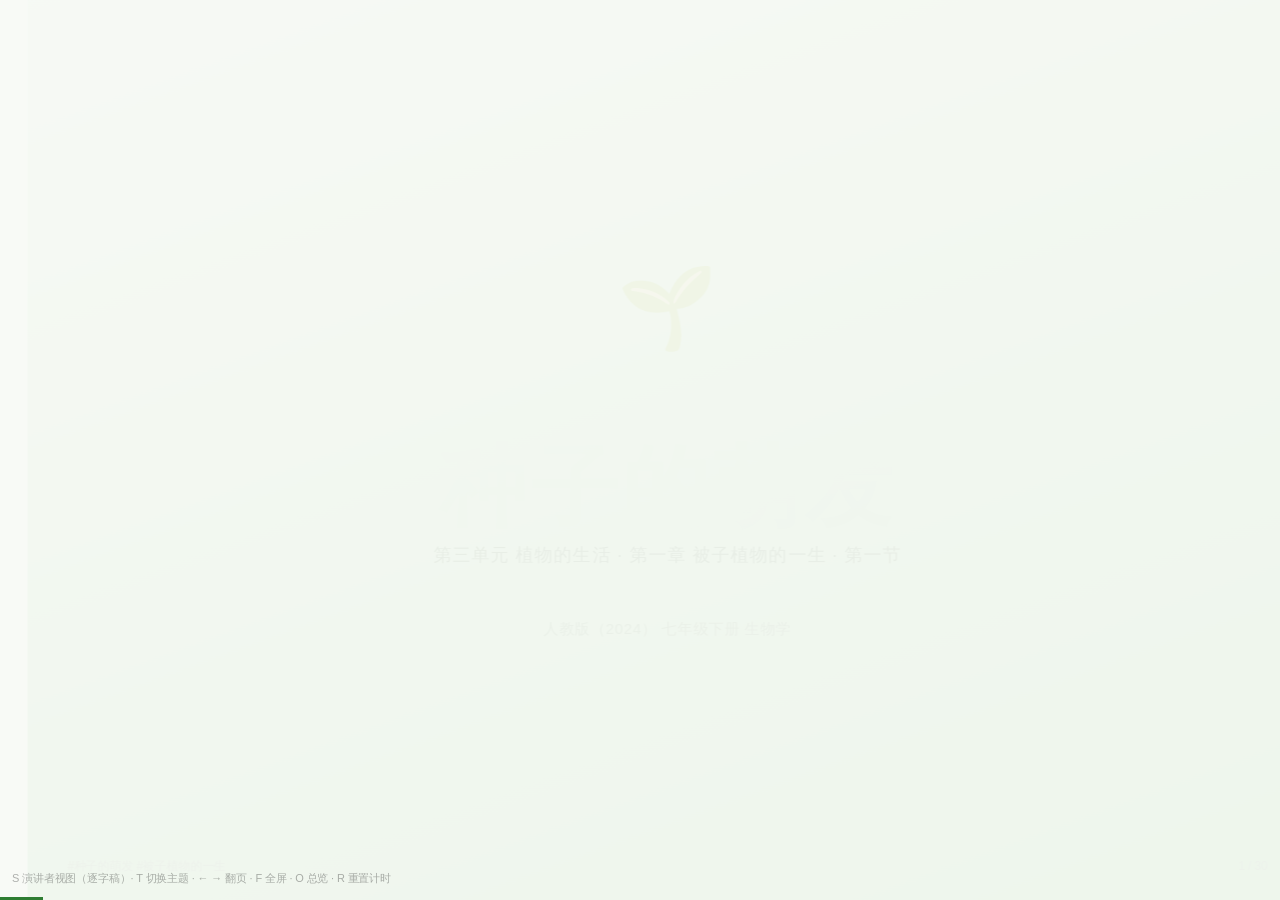
<file: index.html>
<!DOCTYPE html>
<html lang="zh-CN">
<head>
<meta charset="utf-8">
<meta http-equiv="refresh" content="0;url=seed-germination/">
<title>种子发芽 - 教学演示</title>
</head>
<body>
<p>正在跳转... <a href="seed-germination/">点击此处</a></p>
</body>
</html>
</file>
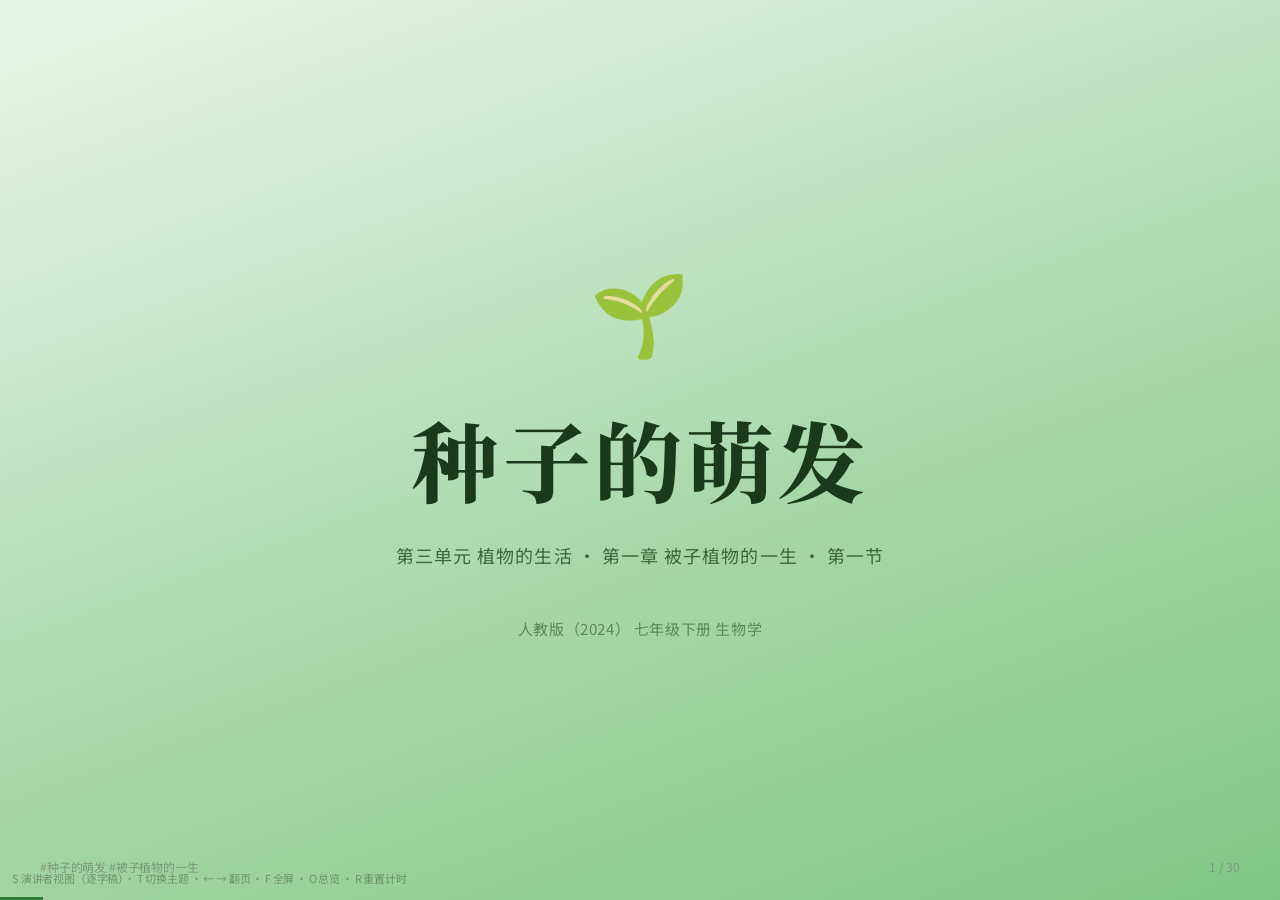
<file: seed-germination/index.html>
<!DOCTYPE html>
<html lang="zh-CN" data-themes="nature-green,solarized-light,corporate-clean,catppuccin-latte">
<head>
<meta charset="utf-8">
<meta name="viewport" content="width=device-width,initial-scale=1">
<title>种子的萌发 — 人教版（2024）七年级下册 生物学</title>
<link rel="stylesheet" href="../.claude/skills/html-ppt/assets/fonts.css">
<link rel="stylesheet" href="../.claude/skills/html-ppt/assets/base.css">
<link rel="stylesheet" id="theme-link" href="../.claude/skills/html-ppt/assets/themes/nature-green.css">
<link rel="stylesheet" href="../.claude/skills/html-ppt/assets/animations/animations.css">
<link rel="stylesheet" href="style.css">
</head>
<body class="tpl-seed-germination">
<div class="deck">

<!-- ====== 第1张：封面 ====== -->
<section class="slide cover-slide" data-title="封面">
  <div class="cover-icon">🌱</div>
  <h1 class="cover-title" data-anim="fade-up">种子的萌发</h1>
  <p class="cover-sub">第三单元 植物的生活 · 第一章 被子植物的一生 · 第一节</p>
  <p class="cover-bottom">人教版（2024） 七年级下册 生物学</p>
  <div class="deck-footer">
    <span>#种子的萌发 #被子植物的一生</span>
    <span class="slide-number" data-current="1" data-total="30"></span>
  </div>
  <aside class="notes">
    <p>上课！同学们好，请坐。</p>
    <p>今天我们要进入<strong>第三单元"植物的生活"</strong>。从这节课开始，我们将用三节课的时间，完整地了解<strong>被子植物的一生</strong>——从一颗种子开始，到它萌发、生长、开花、结果。</p>
    <p>今天这节课，我们聚焦<strong>"生命的起点"</strong>——种子的萌发。一颗看起来不起眼的小种子，为什么能长成一棵完整的植物？它需要什么条件？它的身体内部发生了什么神奇的变化？</p>
    <p>带着这些问题，我们一起走进今天的内容。请同学们打开课本，翻到第三单元第一章第一节。</p>
  </aside>
</section>

<!-- ====== 第2张：学习目标 ====== -->
<section class="slide" data-title="学习目标">
  <span class="section-tag">学习目标</span>
  <h2 class="h2">本节课我们要学会什么？</h2>
  <div class="obj-grid">
    <div class="obj-card" data-anim="fade-up">
      <div class="obj-icon">🧬</div>
      <div class="obj-label">生命观念</div>
      <div class="obj-text">理解种子结构与萌发功能的适应性，认同生物与环境相互依存的关系</div>
    </div>
    <div class="obj-card" data-anim="fade-up">
      <div class="obj-icon">🔬</div>
      <div class="obj-label">科学思维</div>
      <div class="obj-text">运用<strong>控制变量法</strong>设计对照实验，分析种子萌发的环境条件</div>
    </div>
    <div class="obj-card" data-anim="fade-up">
      <div class="obj-icon">🧪</div>
      <div class="obj-label">探究实践</div>
      <div class="obj-text">完成探究实验，观察种子萌发过程；学会<strong>抽样检测法</strong></div>
    </div>
    <div class="obj-card" data-anim="fade-up">
      <div class="obj-icon">🌍</div>
      <div class="obj-label">态度责任</div>
      <div class="obj-text">科学解释农业生产中的播种措施，爱护植物、珍爱生命</div>
    </div>
  </div>
  <aside class="notes">
    <p>正式上课之前，咱们先明确一下这节课的<strong>学习目标</strong>。这四项目标对应了生物学科核心素养的四个维度。</p>
    <p><strong>生命观念</strong>——种子是一个有机整体，结构决定功能，生物必须适应环境。</p>
    <p><strong>科学思维</strong>——这节课最关键的方法论：控制变量法和对照实验，这是以后你们做所有科学探究的基础。</p>
    <p><strong>探究实践</strong>——我们会做一个经典实验，还要学习一个实用技能"抽样检测法"，后面测定发芽率要用到。</p>
    <p><strong>态度责任</strong>——学完这节课，你们就能科学地解释"清明前后种瓜点豆""播种前松土浸种"这些老祖宗的智慧了。</p>
    <p>好，四项目标清楚了，我们开始第一个环节——情境导入。</p>
  </aside>
</section>

<!-- ====== 第3张：情境导入 ====== -->
<section class="slide" data-title="情境导入">
  <span class="section-tag">情境导入</span>
  <h2 class="h2">想一想，议一议</h2>
  <div class="info-block" data-anim="fade-up">
    <h4>"清明前后，种瓜点豆"</h4>
    <p>这是一句流传千年的农谚。每到清明时节，气温回升，春雨绵绵，农民伯伯开始忙着播种。你有没有想过——<strong>为什么大多数种子选择在春天播种？</strong></p>
  </div>
  <div class="info-block mt-m" data-anim="fade-up">
    <h4>国家作物种质库</h4>
    <p>在北京，有一座巨大的"种子银行"——<strong>国家作物种质库</strong>，里面保存着几十万份作物种子。科学家把种子放在零下18℃的低温环境中，可以让它们沉睡数十年甚至更久。</p>
    <p>当科学家需要"唤醒"这些种子、检测它们是否还有生命力时，必须提供怎样的环境条件呢？</p>
  </div>
  <div class="conclusion-box mt-m">
    <div class="conclusion-label">核心问题</div>
    <div class="conclusion-text">种子萌发需要哪些条件？</div>
  </div>
  <aside class="notes">
    <p>同学们，先来看一句你们都听过的农谚——<strong>"清明前后，种瓜点豆"</strong>。为什么偏偏是清明前后呢？冬天不行吗？夏天不行吗？</p>
    <p>有同学说冬天太冷，有同学说夏天太干。很好，这些都是直觉。那科学的解释是什么？咱们学完这节课的第一部分，你就能完整地回答这个问题。</p>
    <p>再给大家介绍一个"高大上"的地方——<strong>国家作物种质库</strong>，在北京。它相当于一个"种子银行"，里面冷冻保存了几十万份种子。为什么要冷冻？因为低温可以让种子"休眠"，保存几十年都不会坏。</p>
    <p>但是，科学家每隔几年就得拿出一批种子检测活力。怎么检测？给种子提供适宜的条件，看它们还发不发芽。那问题来了——<strong>"适宜的条件"具体是什么？</strong></p>
    <p>这就是我们今天要探究的第一个核心问题。下面我们就来设计实验，亲自探究一下。</p>
  </aside>
</section>

<!-- ====== 第4张：问题链 ====== -->
<section class="slide" data-title="问题链">
  <span class="section-tag">探究导入</span>
  <h2 class="h2">种子萌发的奥秘</h2>
  <p class="lede mt-m">围绕"种子萌发"，我们要搞清楚三个核心问题：</p>
  <div class="question-card" data-anim="fade-up">
    <div class="q-num">1</div>
    <p class="q-text">种子在什么样的<strong style="color:var(--accent)">环境条件</strong>下才能萌发？🌡️</p>
  </div>
  <div class="question-card" data-anim="fade-up">
    <div class="q-num">2</div>
    <p class="q-text">是不是所有种子在适宜环境下<strong style="color:var(--accent)">都能</strong>萌发？还需要什么<strong style="color:var(--accent)">自身条件</strong>？🤔</p>
  </div>
  <div class="question-card" data-anim="fade-up">
    <div class="q-num">3</div>
    <p class="q-text">种子是怎样<strong style="color:var(--accent)">一步步萌发</strong>成一株幼苗的？🌱</p>
  </div>
  <aside class="notes">
    <p>同学们，围绕着"种子萌发"，我总结出<strong>三个递进的问题</strong>。</p>
    <p><strong>第一个问题——环境条件。</strong>这是最直接的：温度、水分、空气，哪些是必需的？咱们要通过实验来探究。</p>
    <p><strong>第二个问题——自身条件。</strong>有了适宜的环境，炒熟的花生会发芽吗？超市里买的大米能种吗？不能。为什么？这说明光有外界条件还不够，种子自己也得"争气"。</p>
    <p><strong>第三个问题——萌发过程。</strong>条件具备了，种子内部发生了什么？一粒种子怎样变成一棵小苗？这涉及到结构和功能的关系。</p>
    <p>这三个问题，从外到内、从条件到过程，就是这节课的逻辑主线。咱们一个一个来。先看第一个——<strong>探究种子萌发的环境条件</strong>。</p>
  </aside>
</section>

<!-- ====== 第5张：提出问题与假设 ====== -->
<section class="slide" data-title="提出问题与假设">
  <span class="section-tag">探究实验 · 环节一</span>
  <h2 class="h2">探究：种子萌发的环境条件</h2>
  <div class="two-col mt-l">
    <div class="col-box left-box" data-anim="fade-up">
      <div class="col-title">❓ 提出问题</div>
      <p class="lede" style="font-size:18px;margin:0;">种子萌发需要什么样的环境条件？</p>
    </div>
    <div class="col-box right-box" data-anim="fade-up">
      <div class="col-title">💡 作出假设</div>
      <p style="font-size:17px;margin:0;line-height:1.7;">种子萌发需要<br><strong>适宜的温度</strong>、<strong>一定的水分</strong>和<strong>充足的空气</strong>。</p>
    </div>
  </div>
  <div class="note-tip mt-l">
    <span class="tip-icon">⚠️</span>
    <span>这只是我们的<strong>假设</strong>，对不对还需要通过<strong>实验</strong>来验证！如何设计实验才能科学地证明呢？</span>
  </div>
  <aside class="notes">
    <p>科学探究的第一步是什么？——<strong>提出问题</strong>。今天我们要探究的问题是：种子萌发需要什么样的环境条件？</p>
    <p>第二步——<strong>作出假设</strong>。结合生活经验，大家来猜一猜：温度太低行不行？冬天种子不发芽吧。没有水行不行？干的种子放多久都不发芽。把种子泡在水里行不行？好像也不行，会烂。</p>
    <p>所以我们的假设是：种子萌发需要<strong>适宜的温度、一定的水分和充足的空气</strong>。</p>
    <p>注意，"一定的水分"不是"越多越好"——水太多了会把空气挤走，种子没法呼吸。这就是我们假设"充足的空气"也是必要条件的原因。</p>
    <p>好，假设有了，关键问题来了：<strong>怎么设计实验来验证？</strong>这就是本节课最重要的方法论——对照实验和控制变量法。我们来看下一页。</p>
  </aside>
</section>

<!-- ====== 第6张：实验设计（核心） ====== -->
<section class="slide" data-title="实验设计">
  <span class="section-tag">探究实验 · 环节二</span>
  <h2 class="h2">实验设计：四组对照</h2>
  <p class="dim">每组用<strong>10粒</strong>菜豆（或绿豆）种子，放在铺有纱布的培养皿（或广口瓶）中。</p>
  <table class="exp-table mt-m">
    <thead>
      <tr><th>瓶号</th><th>水分处理</th><th>温度条件</th><th>空气条件</th><th>预期结果</th></tr>
    </thead>
    <tbody>
      <tr><td><strong>1号</strong></td><td>不洒水（干燥）</td><td>橱柜（室温）</td><td>充足</td><td>？</td></tr>
      <tr class="highlight-row"><td><strong>2号</strong></td><td>洒适量水（湿润）</td><td>橱柜（室温）</td><td>充足</td><td>？</td></tr>
      <tr><td><strong>3号</strong></td><td>洒适量水（湿润）</td><td>冰箱（低温 ~4℃）</td><td>充足</td><td>？</td></tr>
      <tr><td><strong>4号</strong></td><td>水淹没种子（过量）</td><td>橱柜（室温）</td><td>缺乏</td><td>？</td></tr>
    </tbody>
  </table>
  <div class="note-tip mt-m">
    <span class="tip-icon">🔍</span>
    <span>想一想：哪一瓶是<strong>对照组</strong>？其他瓶和它相比，分别改变了哪个条件？</span>
  </div>
  <aside class="notes">
    <p>这是本节课<strong>最核心的实验设计</strong>，一定要理解透彻。我们设置了四组实验，每组放10粒绿豆种子。</p>
    <p>来看表格。1号瓶——不洒水，放在室温橱柜里，空气是充足的。2号瓶——洒适量的水让纱布湿润，也是室温橱柜，空气充足。3号瓶——也洒适量的水，但是放到冰箱里，温度大约4度。4号瓶——倒很多水把种子完全淹没，放在室温橱柜。</p>
    <p>注意，4号瓶水淹没了种子，水把空气隔绝了，所以空气条件是"缺乏"的。</p>
    <p>同学们先思考一个问题：<strong>哪一瓶是对照组？</strong>对照组的条件是"最正常的"——我们猜测2号瓶应该能萌发，所以2号瓶就是<strong>对照组</strong>。其他三瓶各自改变了<strong>一个</strong>条件，和2号瓶对比。</p>
    <p>那每个瓶的结果是什么呢？我们先推测一下，下一页揭晓。</p>
  </aside>
</section>

<!-- ====== 第7张：实验结果与结论 ====== -->
<section class="slide" data-title="实验结果">
  <span class="section-tag">探究实验 · 环节三</span>
  <h2 class="h2">实验结果与分析</h2>
  <table class="exp-table mt-m">
    <thead>
      <tr><th>瓶号</th><th>实验处理</th><th>变量（与2号比）</th><th>结果</th><th>说明</th></tr>
    </thead>
    <tbody>
      <tr><td><strong>1号</strong></td><td>不洒水 + 室温 + 空气</td><td>水分</td><td class="fail">不萌发 ❌</td><td>缺乏水分</td></tr>
      <tr class="highlight-row"><td><strong>2号</strong></td><td>适量水 + 室温 + 空气</td><td>—（对照组）</td><td class="pass">萌发 ✅</td><td>条件适宜</td></tr>
      <tr><td><strong>3号</strong></td><td>适量水 + 低温 + 空气</td><td>温度</td><td class="fail">不萌发 ❌</td><td>温度过低</td></tr>
      <tr><td><strong>4号</strong></td><td>大量水 + 室温 + 缺空气</td><td>空气</td><td class="fail">不萌发 ❌</td><td>缺乏空气</td></tr>
    </tbody>
  </table>
  <div class="conclusion-box mt-l">
    <div class="conclusion-label">📋 实验结论</div>
    <div class="conclusion-text">种子萌发需要的环境条件：<strong>适宜的温度</strong>、<strong>一定的水分</strong>和<strong>充足的空气</strong>。</div>
  </div>
  <aside class="notes">
    <p>实验结果出来了。只有<strong>2号瓶</strong>的种子萌发了，其余三瓶都没有。</p>
    <p>咱们来逐个分析：1号瓶和2号瓶在温度和空气条件相同的情况下，差别在哪里？——水分。1号不洒水，2号洒了水。结果1号不萌发、2号萌发，说明<strong>种子萌发需要一定的水分</strong>。</p>
    <p>3号瓶和2号瓶在水和空气条件相同的情况下，差别在哪里？——温度。3号放冰箱低温，2号室温。结果3号不萌发、2号萌发，说明<strong>种子萌发需要适宜的温度</strong>。</p>
    <p>4号瓶和2号瓶在水分和温度条件相同的情况下，差别在哪里？——空气。4号水太多了把种子淹了，缺乏空气。结果4号不萌发、2号萌发，说明<strong>种子萌发需要充足的空气</strong>。</p>
    <p>由此得出结论：种子萌发需要<strong>适宜的温度、一定的水分和充足的空气</strong>，三者缺一不可。同学们把结论画下来。</p>
    <p>有同学可能要问了：1号瓶和3号瓶能形成对照吗？我们来看下一页。</p>
  </aside>
</section>

<!-- ====== 第8张：对照实验方法总结 ====== -->
<section class="slide" data-title="对照实验方法">
  <span class="section-tag">方法总结</span>
  <h2 class="h2">对照实验的设计要点</h2>
  <div class="method-card" data-anim="fade-up">
    <div class="method-label">核心方法</div>
    <div class="method-text">控制变量法 — 一次只改变<strong>一个</strong>条件，其他条件保持相同</div>
  </div>
  <div class="method-card" data-anim="fade-up">
    <div class="method-label">对照组 vs 实验组</div>
    <div class="method-text">2号瓶 = <strong>对照组</strong>（自然状态）；1号、3号、4号 = <strong>实验组</strong>（改变某个条件）</div>
  </div>
  <div class="method-card" data-anim="fade-up">
    <div class="method-label">三组对照分析</div>
    <div class="method-text">
      1号 vs 2号 → 变量：<strong>水分</strong> &nbsp;|&nbsp;
      3号 vs 2号 → 变量：<strong>温度</strong> &nbsp;|&nbsp;
      4号 vs 2号 → 变量：<strong>空气</strong>
    </div>
  </div>
  <div class="note-tip mt-l">
    <span class="tip-icon">🚫</span>
    <span><strong>常见错误：</strong>1号瓶和3号瓶<strong>不能</strong>形成对照！——因为它们之间存在<strong>两个变量</strong>（水分和温度），违反了<strong>单一变量原则</strong>。</span>
  </div>
  <aside class="notes">
    <p>这页是本节课<strong>最重要的方法论</strong>——对照实验和控制变量法。这不仅是生物学科，所有科学探究都要用到这个方法。</p>
    <p><strong>第一，控制变量法。</strong>核心就一句话：一次只改变一个条件。你要探究温度的影响，就要保证水和空气一样；你要探究水分的影响，就要保证温度和空气一样。</p>
    <p><strong>第二，对照组的概念。</strong>2号瓶是"最正常"的条件——水适量、室温、空气充足——所以它是对照组。1号、3号、4号分别改变了水、温度、空气，是实验组。</p>
    <p><strong>第三，这里有个经典易错点，考试特别爱考。</strong>1号瓶和3号瓶能对照吗？不能！因为1号缺水和室温，3号有水但低温，水和温度都不同了——两个变量同时存在，你没法判定到底是缺水导致不萌发还是低温导致不萌发。所以<strong>单一变量原则</strong>是对照实验的铁律。</p>
    <p>同学们一定要记住：做对照实验，只能有一个变量！好了，我们来思考一个问题——光照呢？</p>
  </aside>
</section>

<!-- ====== 第9张：光照的影响 ====== -->
<section class="slide" data-title="光照的影响">
  <span class="section-tag">拓展思考</span>
  <h2 class="h2">种子萌发需要光照吗？</h2>
  <div class="three-grid" style="display:grid;grid-template-columns:repeat(3,1fr);gap:18px;margin-top:22px;">
    <div class="obj-card" data-anim="fade-up" style="border-top-color:#4CAF50;">
      <div class="obj-icon">🫘</div>
      <div class="obj-label">蚕豆</div>
      <div class="obj-text">有光无光<strong>都萌发</strong><br>大多数种子如此</div>
    </div>
    <div class="obj-card" data-anim="fade-up" style="border-top-color:#FF9800;">
      <div class="obj-icon">🚬</div>
      <div class="obj-label">烟草</div>
      <div class="obj-text"><strong>必须有光</strong>才萌发<br>"需光种子"</div>
    </div>
    <div class="obj-card" data-anim="fade-up" style="border-top-color:#9C27B0;">
      <div class="obj-icon">🌿</div>
      <div class="obj-label">苋菜</div>
      <div class="obj-text"><strong>无光条件</strong>下萌发<br>"厌光种子"</div>
    </div>
  </div>
  <div class="conclusion-box mt-l">
    <div class="conclusion-label">📋 结论</div>
    <div class="conclusion-text">光照<strong>不是</strong>大多数种子萌发的必需条件。同样，土壤也不是（可以无土萌发）。</div>
  </div>
  <p class="dim mt-s">种子萌发初期所需的营养来自自身（子叶/胚乳），<strong>不需要</strong>从外界摄取肥料。</p>
  <aside class="notes">
    <p>同学们可能会想：我们实验没测光照，那光照是不是必需的呢？</p>
    <p>答案是有差异的。对于<strong>蚕豆</strong>这类大多数种子来说，光照不影响萌发——有光没光都能发芽。但是有些种子比较特别：比如<strong>烟草</strong>种子必须在有光条件下才能萌发，叫"需光种子"；而<strong>苋菜</strong>种子反而是光会抑制它萌发，它喜欢黑暗。</p>
    <p>所以光照<strong>不是</strong>大多数种子萌发的必需条件。</p>
    <p>同样，土壤也不是必需条件——你看咱们实验就是在培养皿里铺纱布做的，没有土。为什么？因为萌发初期，种子消耗的是自己储存的营养（子叶或胚乳中的营养物质），不需要从土壤中吸收养分。所以<strong>种子萌发不需要肥沃的土壤</strong>，也不需要外界施肥。这也是一个考试高频考点。</p>
    <p>那有了这些条件，农业生产上是怎么应用的呢？</p>
  </aside>
</section>

<!-- ====== 第10张：生活应用1 ====== -->
<section class="slide" data-title="生活应用一">
  <span class="section-tag">学以致用 · 一</span>
  <h2 class="h2">农业生产中的智慧</h2>
  <div class="life-card" data-anim="fade-up">
    <div class="life-icon">🌾</div>
    <div>
      <p class="life-q">播种前为什么要<strong>松土</strong>？</p>
      <p class="life-a">→ 使土壤中有充足的空气，满足种子萌发对<strong>空气</strong>的要求。</p>
    </div>
  </div>
  <div class="life-card" data-anim="fade-up">
    <div class="life-icon">💧</div>
    <div>
      <p class="life-q">播种前为什么要<strong>浸种</strong>？</p>
      <p class="life-a">→ 让种子提前吸收<strong>水分</strong>，满足萌发对水分的要求，出苗更快更齐。</p>
    </div>
  </div>
  <div class="life-card" data-anim="fade-up">
    <div class="life-icon">🏜️</div>
    <div>
      <p class="life-q">干旱地区为什么要<strong>深播</strong>？</p>
      <p class="life-a">→ 深层土壤<strong>水分</strong>更充足，保证种子有足够的水分萌发。</p>
    </div>
  </div>
  <aside class="notes">
    <p>同学们，学完了理论知识，咱们来看看它是怎么应用在农业生产中的。这些是你们的爷爷奶奶、农民伯伯<strong>千百年来积累的经验</strong>，每一句都有科学道理。</p>
    <p><strong>第一，播种前为什么要松土？</strong>松土就是让土壤变松软。土壤颗粒之间的空隙变大，空气就多了。还记得吗？种子萌发需要充足的空气。所以松土的目的是——增加土壤中的空气。反过来，你把土踩得硬邦邦的，种子就闷死了。</p>
    <p><strong>第二，播种前为什么要浸种？</strong>就是把种子提前在水里泡一泡。为什么？让种子先吸饱水，种皮变软，播种后出芽又快又整齐。有的种子种皮特别硬，不浸种的话吸水太慢，十天半月都出不来。</p>
    <p><strong>第三，干旱地区播种要深一些。</strong>因为表层土水分蒸发快，深层的土才湿润。种子播深一点儿，才能接触到足够的水分。</p>
    <p>接下来还有更聪明的做法——地膜覆盖。</p>
  </aside>
</section>

<!-- ====== 第11张：生活应用2 ====== -->
<section class="slide" data-title="生活应用二">
  <span class="section-tag">学以致用 · 二</span>
  <h2 class="h2">农业生产中的智慧（续）</h2>
  <div class="life-card" data-anim="fade-up">
    <div class="life-icon">🖼️</div>
    <div>
      <p class="life-q"><strong>地膜覆盖</strong>有什么作用？</p>
      <p class="life-a">→ 提高土壤<strong>温度</strong>（满足温度条件）＋ 减少<strong>水分</strong>蒸发（满足水分条件），一举两得！</p>
    </div>
  </div>
  <div class="life-card" data-anim="fade-up">
    <div class="life-icon">📅</div>
    <div>
      <p class="life-q">"<strong>清明前后，种瓜点豆</strong>"的科学解释？</p>
      <p class="life-a">→ 清明时节气温<strong>回升</strong>、雨水<strong>增多</strong>，同时满足了种子萌发对温度和水分的要求！</p>
    </div>
  </div>
  <div class="life-card" data-anim="fade-up">
    <div class="life-icon">❄️</div>
    <div>
      <p class="life-q">种子为什么要<strong>低温干燥</strong>储存？</p>
      <p class="life-a">→ 低温抑制种子萌发，干燥减少水分，<strong>让种子保持休眠状态</strong>，延长寿命。</p>
    </div>
  </div>
  <aside class="notes">
    <p>接着说两个农业中非常重要的技术。</p>
    <p><strong>地膜覆盖</strong>——早春时节地里盖一层透明的塑料薄膜。这招特别好用，因为透明膜能让阳光照进去，把土壤晒热了，里面的温度能比外面高好几度——满足<strong>温度</strong>条件。同时薄膜隔开了空气流通，土壤里的水分蒸发不掉——满足<strong>水分</strong>条件。一张膜，同时解决了温度和水分两个问题。这就是科学！</p>
    <p><strong>"清明前后，种瓜点豆"</strong>——清明在4月初，这时冬天刚过，气温回升到种子能萌发的温度了。春雨也开始下了，土壤湿度够。所以<strong>温度和水分这两个条件在清明前后同时满足了</strong>，是最佳播种时机。咱们老祖宗虽然不懂科学术语，但他们观察了几千年，总结出来的就是正确的规律。</p>
    <p>最后有个反向应用——<strong>储存种子要低温干燥</strong>。既然萌发需要温度和水，那反过来，低温干燥就是不让你萌发，让你乖乖睡大觉，这样能保存很多年。国家种质库就是这个原理。</p>
    <p>好，环境条件讲完了，我们来做个小结。</p>
  </aside>
</section>

<!-- ====== 第12张：环境条件小结 ====== -->
<section class="slide" data-title="环境条件小结">
  <span class="section-tag">小结</span>
  <h2 class="h2">种子萌发的环境条件</h2>
  <div class="ring-group" data-anim="fade-up">
    <div class="ring-item">
      <div class="ring-icon">🌡️</div>
      <div class="ring-label">适宜的温度</div>
    </div>
    <div class="ring-item">
      <div class="ring-icon">💧</div>
      <div class="ring-label">一定的水分</div>
    </div>
    <div class="ring-item">
      <div class="ring-icon">💨</div>
      <div class="ring-label">充足的空气</div>
    </div>
  </div>
  <div class="conclusion-box tc mt-m">
    <div class="conclusion-text" style="font-size:24px;">"温、水、气 — 三样齐 ，种子才能萌发"</div>
  </div>
  <p class="dim tc mt-l" style="font-size:16px;">⚠️ 注意：光照、土壤、肥料<strong>不是</strong>大多数种子萌发的必需条件</p>
  <div class="note-tip mt-m">
    <span class="tip-icon">➡️</span>
    <span>有了适宜的环境条件，是不是<strong>所有</strong>种子都能萌发呢？让我们进入下一个探究——<strong>自身条件</strong>。</span>
  </div>
  <aside class="notes">
    <p>好，咱们把环境条件总结一下。<strong>三要素：温度、水分、空气</strong>。缺一不可。</p>
    <p>记一个口诀：<strong>"温、水、气，三样齐"</strong>，简单好记。这里面没有光照，没有土壤，没有肥料——这三个是最常见的干扰项。</p>
    <p>但是同学们，再思考一个问题：如果我把一粒炒熟的花生放在2号瓶那个最适宜的环境里，它能萌发吗？</p>
    <p>有同学立刻反应过来了——不能！因为炒熟了，死了嘛。对！这说明：<strong>光有环境条件还不够，种子自己也得满足条件。</strong></p>
    <p>种子自己需要什么条件？这就是我们接下来要探究的——种子萌发的自身条件。翻到下一页。</p>
  </aside>
</section>

<!-- ====== 第13张：自身条件导入 ====== -->
<section class="slide" data-title="自身条件导入">
  <span class="section-tag">探究二</span>
  <h2 class="h2">有了适宜的环境条件，所有种子都能萌发吗？</h2>
  <div class="self-cond-row mt-l">
    <div class="self-card" data-anim="fade-up">
      <div class="sc-num">🥜</div>
      <div class="sc-title">炒熟的花生</div>
      <div class="sc-bad">❌ 能萌发吗？为什么？</div>
    </div>
    <div class="self-card" data-anim="fade-up">
      <div class="sc-num">🍚</div>
      <div class="sc-title">精白大米</div>
      <div class="sc-bad">❌ 能萌发吗？为什么？</div>
    </div>
    <div class="self-card" data-anim="fade-up">
      <div class="sc-num">🫘</div>
      <div class="sc-title">干瘪的豆子</div>
      <div class="sc-bad">❌ 能萌发吗？为什么？</div>
    </div>
    <div class="self-card" data-anim="fade-up">
      <div class="sc-num">🌱</div>
      <div class="sc-title">刚收获的大豆</div>
      <div class="sc-bad">❌ 能萌发吗？为什么？</div>
    </div>
  </div>
  <p class="lede tc mt-l">给它们再好的环境条件，它们也<strong style="color:var(--bad)">不萌发</strong>。原因是什么？</p>
  <aside class="notes">
    <p>同学们，现在来看四种情况。我给你们适宜的温度、一定水分、充足空气，它们能发芽吗？</p>
    <p><strong>炒熟的花生</strong>——能吗？不能。为什么？因为炒的过程中高温把胚杀死了。种子是有生命的东西，里面的胚死了，就再也没有萌发的可能了。</p>
    <p><strong>精白大米</strong>——能吗？也不能。大米是稻谷碾出来的，在碾米的过程中，种皮和<strong>胚</strong>都被磨掉了。你看一粒米，上面有个小缺口，那就是胚被切掉的位置。胚没了，怎么发芽？</p>
    <p><strong>干瘪的豆子</strong>——也不能。太瘦了，子叶里没储存什么营养，发出来的苗也活不了。</p>
    <p><strong>刚收获的大豆</strong>——水、温度、空气都合适，但就是不发芽。邪门吗？不邪门，因为它处于<strong>休眠期</strong>。</p>
    <p>所以种子的自身条件，我们一个一个来总结。</p>
  </aside>
</section>

<!-- ====== 第14张：自身条件分析 ====== -->
<section class="slide" data-title="自身条件分析">
  <span class="section-tag">探究二 · 结论</span>
  <h2 class="h2">种子萌发的自身条件</h2>
  <div class="self-cond-row">
    <div class="self-card" data-anim="fade-up">
      <div class="sc-num">01</div>
      <div class="sc-title">胚必须是<strong style="color:var(--accent)">活</strong>的</div>
      <div class="sc-bad">❌ 炒熟的种子 — 胚已死亡</div>
    </div>
    <div class="self-card" data-anim="fade-up">
      <div class="sc-num">02</div>
      <div class="sc-title">胚必须<strong style="color:var(--accent)">完整</strong></div>
      <div class="sc-bad">❌ 大米 — 加工破坏胚<br>❌ 虫蛀种子 — 胚被吃掉</div>
    </div>
    <div class="self-card" data-anim="fade-up">
      <div class="sc-num">03</div>
      <div class="sc-title"><strong style="color:var(--accent)">度过休眠期</strong></div>
      <div class="sc-bad">❌ 刚收获种子 — 处于休眠</div>
    </div>
    <div class="self-card" data-anim="fade-up">
      <div class="sc-num">04</div>
      <div class="sc-title">籽粒<strong style="color:var(--accent)">饱满</strong></div>
      <div class="sc-bad">❌ 干瘪种子 — 营养物质不足</div>
    </div>
  </div>
  <div class="conclusion-box mt-l">
    <div class="conclusion-label">📋 种子萌发的自身条件</div>
    <div class="conclusion-text">胚完整 · 胚有活力 · 度过休眠期 · 籽粒饱满</div>
  </div>
  <aside class="notes">
    <p>好了同学们，咱们来总结自身条件。四条，一条都不能少。</p>
    <p><strong>第一条——胚必须是活的，有生命力。</strong>炒熟种子的胚已经死了，再怎么泡水加温都不会发芽。这就像人死不能复生，生命的特征无法恢复。</p>
    <p><strong>第二条——胚必须完整。</strong>我们吃的大米实际上是水稻的胚乳部分，胚在加工时已经被碾掉了。没有胚的米就是一颗"植物尸体"——它有营养，但永远不会发芽。虫蛀的种子也一样，虫子吃的就是胚那个最有营养的部分。</p>
    <p><strong>第三条——度过休眠期。</strong>>>>有些种子收获后不马上发芽，必须睡一觉。为什么会这样？这其实是一种聪明的生存策略，下一页专门讲。</p>
    <p><strong>第四条——籽粒饱满。</strong>饱满意味着子叶或胚乳储存了充足的营养。干瘪的种子营养不够，就算勉强发了芽，幼苗也活不久。</p>
    <p>这四条加上前面三个环境条件，<strong>内外兼备，缺一不可</strong>。来，专门看看第三条——休眠是怎么一回事。</p>
  </aside>
</section>

<!-- ====== 第15张：种子的休眠 ====== -->
<section class="slide" data-title="种子休眠">
  <span class="section-tag">拓展</span>
  <h2 class="h2">种子的休眠 — 生命的智慧</h2>
  <div class="info-block mt-m" data-anim="fade-up">
    <h4>💤 什么是休眠？</h4>
    <p>有些植物的种子必须经过一段时间的<strong>"睡眠"</strong>才能萌发。在休眠期间，种子内部的生理活动降到最低水平。</p>
  </div>
  <div class="info-block" data-anim="fade-up">
    <h4>🤔 为什么要休眠？</h4>
    <p>这是植物<strong>长期适应环境</strong>的结果。秋天成熟的种子如果马上萌发，幼苗来不及长大就会遭遇冬天，被冻死。休眠<strong>避免种子在不适宜的季节萌发</strong>，大大提高了存活率。</p>
  </div>
  <div class="info-block" data-anim="fade-up">
    <h4>🏆 休眠纪录保持者 — 千年古莲</h4>
    <p>在辽宁的泥炭层中发现的古莲子，已有<strong>约1000年</strong>历史。科学家处理种皮后，它们<strong>竟然还能萌发开花</strong>！种子的生命力有多顽强？</p>
  </div>
  <div class="note-tip mt-m">
    <span class="tip-icon">🔧</span>
    <span><strong>打破休眠的方法：</strong>低温处理、摩擦或切割种皮（让水和空气进入）、激素处理等。</span>
  </div>
  <aside class="notes">
    <p>讲一个有趣的话题——<strong>种子的休眠</strong>。</p>
    <p>有些植物特别聪明。比如苹果、桃，它们的种子秋天成熟掉到地上，如果立刻发芽，小苗刚长出来就遇到寒冬，必死无疑。所以它们进化出一个机制——<strong>种子必须"睡一觉"才能发芽</strong>。这就是休眠。</p>
    <p>休眠期间，即使外界条件再适宜，种子也不萌发。这不是缺陷，而是一种<strong>生存智慧</strong>——等到第二年春天，天气暖和了，休眠才解除，种子安全地萌发。</p>
    <p>最经典的例子——<strong>中国的千年古莲</strong>。科学家在辽宁的泥炭层发现了大约1000年前的莲子。经过处理（把坚硬的种皮切开让水进去），这些千年莲子竟然发芽了，还开了花！种子的生命力有多强大！</p>
    <p>农业上，如果要让休眠的种子马上萌发，可以用<strong>低温处理</strong>（模仿自然的冬天）或者<strong>摩擦种皮</strong>（让水和空气进去）。</p>
    <p>好了，环境条件和自身条件我们都学完了，把两者放在一起对比总结。</p>
  </aside>
</section>

<!-- ====== 第16张：萌发条件总归纳 ====== -->
<section class="slide" data-title="条件总归纳">
  <span class="section-tag">阶段总结</span>
  <h2 class="h2">种子萌发的条件 — 内外兼备</h2>
  <div class="two-col mt-l">
    <div class="col-box left-box" data-anim="fade-up">
      <div class="col-title">🌍 环境条件（外因）</div>
      <ul class="info-list">
        <li>🌡️ <strong>适宜的温度</strong></li>
        <li>💧 <strong>一定的水分</strong></li>
        <li>💨 <strong>充足的空气</strong></li>
      </ul>
    </div>
    <div class="col-box right-box" data-anim="fade-up">
      <div class="col-title">🌱 自身条件（内因）</div>
      <ul class="info-list">
        <li>✅ <strong>胚完整且是活的</strong></li>
        <li>😴 <strong>度过休眠期</strong></li>
        <li>💪 <strong>籽粒饱满</strong></li>
      </ul>
    </div>
  </div>
  <div class="conclusion-box tc mt-l">
    <div class="conclusion-text" style="font-size:22px;">两大条件<strong>缺一不可</strong> — 内外兼备，种子才能萌发！</div>
  </div>
  <div class="note-tip mt-m">
    <span class="tip-icon">➡️</span>
    <span>条件都具备了，种子内部会发生什么变化？让我们进入下一部分——<strong>种子萌发的过程</strong>。</span>
  </div>
  <aside class="notes">
    <p>停一下，咱们把前面两部分整合起来。种子萌发的条件分两大类。</p>
    <p><strong>左边——环境条件，也叫外因。</strong>温度和水分、空气——这三样是种子外部的东西，由大自然提供。农业生产中，我们松土、浸种、地膜覆盖，都是在人为改善环境条件。</p>
    <p><strong>右边——自身条件，也叫内因。</strong>胚必须是活的、完整的、度过休眠期、籽粒饱满——这四项是种子自己的事情。农业上我们选种，就是选满足这些自身条件的种子。</p>
    <p><strong>核心道理：两者缺一不可。</strong>环境再好，给你一粒炒熟的花生也白搭。反过来，种子质量再好，环境不对也白瞎。</p>
    <p>好，条件完备了。那下一步呢？<strong>种子是怎么萌发的？</strong>它的身体内部发生了什么变化？哪个部位先出来？为什么这样设计？这是我们的第三个核心问题。在回答之前，咱们先回顾一个基础知识——种子的结构。大家还记得上学期学的内容吗？</p>
  </aside>
</section>

<!-- ====== 第17张：种子结构回顾 ====== -->
<section class="slide" data-title="知识回顾">
  <span class="section-tag">知识回顾</span>
  <h2 class="h2">回顾：种子的结构</h2>
  <p class="dim">还记得七上学的吗？"胚"是种子最重要的结构，它是新植物的<strong>幼体</strong>。</p>
  <div class="two-col mt-m">
    <div class="col-box left-box" data-anim="fade-up">
      <div class="col-title">🫘 菜豆种子（双子叶）</div>
      <ul class="info-list">
        <li><strong>种皮</strong> — 保护作用</li>
        <li><strong>胚</strong> — 新植物的幼体：
          <br>&nbsp;&nbsp;· 胚根 — 将来发育成根
          <br>&nbsp;&nbsp;· 胚芽 — 将来发育成茎和叶
          <br>&nbsp;&nbsp;· 胚轴 — 连接根和茎
          <br>&nbsp;&nbsp;· 子叶 ×2 — 储存营养</li>
      </ul>
    </div>
    <div class="col-box right-box" data-anim="fade-up">
      <div class="col-title">🌽 玉米种子（单子叶）</div>
      <ul class="info-list">
        <li><strong>种皮+果皮</strong> — 保护作用</li>
        <li><strong>胚乳</strong> — 储存营养物质</li>
        <li><strong>胚</strong> — 新植物的幼体：
          <br>&nbsp;&nbsp;· 胚根、胚芽、胚轴
          <br>&nbsp;&nbsp;· 子叶 ×1</li>
      </ul>
    </div>
  </div>
  <p class="lede tc mt-m">关键区别：菜豆营养在<strong>子叶</strong>（两片），玉米营养在<strong>胚乳</strong>（一片子叶）。</p>
  <aside class="notes">
    <p>在讲萌发过程之前，必须回顾一下种子的基本结构。同学们，上学期我们解剖过菜豆和玉米种子，还记得吗？</p>
    <p><strong>种子由种皮和胚两部分组成</strong>（玉米还有胚乳）。种皮起保护作用，但最重要的是<strong>胚</strong>——它是新植物的幼体，包含了未来植株的所有雏形。</p>
    <p>胚由四部分构成：<strong>胚根、胚芽、胚轴和子叶</strong>。菜豆有两片子叶，玉米只有一片。这四部分在萌发中各司其职，我们下一页讲。</p>
    <p>菜豆和玉米最大的区别是：菜豆的营养储存在<strong>子叶</strong>里，所以子叶又大又厚；玉米的营养储存在<strong>胚乳</strong>里。这个区别会影响它们萌发时的行为——菜豆子叶出土，玉米子叶不出土。等下专门对比。</p>
    <p>好了，结构回顾完毕。现在看——这些结构在萌发过程中各自变成了什么？</p>
  </aside>
</section>

<!-- ====== 第18张：结构与萌发的关系 ====== -->
<section class="slide" data-title="结构与功能相适应">
  <span class="section-tag">生命观念</span>
  <h2 class="h2">结构与功能相适应</h2>
  <p class="lede">种子的每一个结构，都在为萌发做准备——这就是<strong style="color:var(--accent)">生物的结构与功能观</strong>。</p>
  <div class="two-col mt-m">
    <div style="display:flex;flex-direction:column;gap:10px;">
      <div class="method-card" data-anim="fade-up">
        <div class="method-label">种皮</div>
        <div class="method-text">保护胚 → 萌发时吸水变软，让<strong>胚根突破</strong></div>
      </div>
      <div class="method-card" data-anim="fade-up">
        <div class="method-label">子叶 / 胚乳</div>
        <div class="method-text">储存营养物质 → 为萌发<strong>提供能量和原料</strong></div>
      </div>
    </div>
    <div style="display:flex;flex-direction:column;gap:10px;">
      <div class="method-card" data-anim="fade-up">
        <div class="method-label">胚根</div>
        <div class="method-text"><strong>最先突破</strong>种皮 → 发育成<strong>根</strong>（吸收水分无机盐）</div>
      </div>
      <div class="method-card" data-anim="fade-up">
        <div class="method-label">胚芽</div>
        <div class="method-text">发育成芽 → 进一步发育成<strong>茎和叶</strong></div>
      </div>
      <div class="method-card" data-anim="fade-up">
        <div class="method-label">胚轴</div>
        <div class="method-text">伸长 → 发育成连接<strong>根和茎</strong>的部位</div>
      </div>
    </div>
  </div>
  <aside class="notes">
    <p>这页体现了生物学科一个<strong>核心观念——结构与功能相适应</strong>。种子每个结构都有它存在的理由，都是为了成功萌发。</p>
    <p><strong>种皮</strong>——平时又硬又韧，保护里面的胚不受伤害。但萌发一开始它就必须变软，好让胚根钻出来。如果种皮太厚太硬，种子就得借助外力——比如被动物吃了经过消化道、被水泡了、被火烧了——才破得了。</p>
    <p><strong>子叶或胚乳</strong>——相当于一个"营养仓库"。萌发初期种子还没长叶子，不能自己光合作用，全靠储备营养活着。这也是为什么选种要选饱满的——仓库充实嘛。</p>
    <p><strong>胚根</strong>——重点！它是萌发过程中<strong>最先突破种皮</strong>的结构。为什么？因为要赶快长出根来，吸收土壤中的水分和无机盐。先解决"后勤保障"，再长叶子，这是非常合理的设计。</p>
    <p><strong>胚芽</strong>——负责地上部分。</p>
    <p><strong>胚轴</strong>——连接根和芽的"桥梁"，在菜豆萌发时特别明显，就是那根弯弯的把子叶顶出土的东西。</p>
    <p>好，整体萌发步骤我们下一页看。</p>
  </aside>
</section>

<!-- ====== 第19张：种子萌发过程（核心） ====== -->
<section class="slide" data-title="萌发过程">
  <span class="section-tag">探究三</span>
  <h2 class="h2">种子萌发的过程</h2>
  <div class="flow-steps mt-m">
    <div class="flow-step" data-anim="fade-up">
      <div class="step-num">①</div>
      <div class="step-text">种子<strong>吸水膨胀</strong>，种皮变软</div>
    </div>
    <div class="flow-arrow">↓</div>
    <div class="flow-step" data-anim="fade-up">
      <div class="step-num">②</div>
      <div class="step-text">子叶或胚乳中的<strong>营养物质转化</strong>并转运给胚根、胚芽、胚轴</div>
    </div>
    <div class="flow-arrow">↓</div>
    <div class="flow-step" data-anim="fade-up">
      <div class="step-num">③</div>
      <div class="step-text"><span class="step-highlight">⭐ 胚根最先突破种皮</span> → 发育成 <strong>根</strong></div>
    </div>
    <div class="flow-arrow">↓</div>
    <div class="flow-step" data-anim="fade-up">
      <div class="step-num">④</div>
      <div class="step-text">胚轴<strong>伸长</strong> → 发育成<strong>连接根和茎的部位</strong></div>
    </div>
    <div class="flow-arrow">↓</div>
    <div class="flow-step" data-anim="fade-up">
      <div class="step-num">⑤</div>
      <div class="step-text">胚芽发育成 <strong>芽</strong> → 芽进一步发育成<strong>茎和叶</strong></div>
    </div>
  </div>
  <div class="conclusion-box mt-m tc">
    <div class="conclusion-text">"胚根先出，向下生根；胚芽后长，向上成茎叶"</div>
  </div>
  <aside class="notes">
    <p>这是第三个核心知识的精华——种子萌发的<strong>五步过程</strong>。同学们跟我一步一步看。</p>
    <p><strong>第一步——吸水膨胀。</strong>种子一碰到水就开始狂吸水，身体膨胀起来，硬邦邦的种皮被撑软了。这是所有变化的起点。如果没水，后面所有步骤都不会发生。</p>
    <p><strong>第二步——营养转运。</strong>子叶或胚乳里存的那些淀粉、蛋白质、脂肪，被转化成可以运输的小分子，然后输送给胚根、胚芽和胚轴。这相当于"调拨军粮"——把仓库里的粮食拿出来，送到需要的地方。</p>
    <p><strong>第三步——胚根突破。这是最重要的一步！</strong>胚根第一个冲出来，因为根是最急需的——有了根才能吸收水分和无机盐，后面的生长才有保障。先长根、后长叶，这个顺序非常合理。</p>
    <p><strong>第四步——胚轴伸长。</strong>它把胚芽往上推或者把子叶推出土面。特别是菜豆的下胚轴，弯成一个弧形，推着子叶破土而出。</p>
    <p><strong>第五步——胚芽发育。</strong>茎和叶长出来之后，植物开始能自己做光合作用了。从此，幼苗不再依赖种子里的存粮，独立了。</p>
    <p>记住：<strong>胚根最先突破种皮</strong>，这是考试必考点。好，接下来对比两类植物的萌发差异。</p>
  </aside>
</section>

<!-- ====== 第20张：菜豆 vs 玉米萌发对比 ====== -->
<section class="slide" data-title="对比萌发">
  <span class="section-tag">对比分析</span>
  <h2 class="h2">双子叶 vs 单子叶植物萌发对比</h2>
  <div class="compare-grid mt-m">
    <div class="compare-col left-col" data-anim="fade-up">
      <div class="cmp-title">🫘 菜豆（双子叶）</div>
      <div class="cmp-item">营养来源：<strong>子叶</strong>（2片，又大又厚）</div>
      <div class="cmp-item">萌发特征：<strong>子叶出土</strong>（下胚轴伸长推出土面）</div>
      <div class="cmp-item">播种深度：<strong>宜浅播</strong>（子叶出土阻力小）</div>
      <div class="cmp-item">出土后子叶：逐渐<strong>萎缩脱落</strong></div>
    </div>
    <div class="compare-col right-col" data-anim="fade-up">
      <div class="cmp-title">🌽 玉米（单子叶）</div>
      <div class="cmp-item">营养来源：<strong>胚乳</strong>（子叶只有1片，很小）</div>
      <div class="cmp-item">萌发特征：<strong>子叶不出土</strong>（只有胚芽鞘出土）</div>
      <div class="cmp-item">播种深度：<strong>可深播</strong>（子叶留土中，不怕深）</div>
      <div class="cmp-item">胚乳营养：被<strong>子叶吸收转运</strong></div>
    </div>
  </div>
  <div class="note-tip mt-m">
    <span class="tip-icon">💡</span>
    <span>为什么有这种差异？因为<strong>营养来源不同</strong>，决定子叶是否出土，进而<strong>影响播种深度</strong>。</span>
  </div>
  <aside class="notes">
    <p>同学们，双子叶和单子叶植物萌发最大的区别在于<strong>子叶是否出土</strong>。</p>
    <p><strong>左边——菜豆，双子叶代表。</strong>它的营养全在两片又大又厚的子叶里。萌发时下胚轴快速伸长，弯成弧形，把两片子叶连同胚芽一起顶出土面。子叶出土后会变绿，短暂进行一些光合作用，但很快就会萎缩脱落。因为菜豆子叶要出土，所以<strong>播种要浅</strong>——播深了子叶拱不出来，死在土里。</p>
    <p><strong>右边——玉米，单子叶代表。</strong>它的营养在胚乳里，子叶只有一片而且很小。萌发时胚芽鞘像一把尖刀刺出土面，子叶留在土里吸收胚乳的营养。因为子叶不出土，不怕播深，所以<strong>玉米可以适当深播</strong>，尤其在干旱的地方，深播还利于保水。</p>
    <p>考一下大家：如果农民把菜豆像玉米一样深播，会发生什么？——子叶拱不出土，闷死。所以<strong>农作物播种深度和它的萌发特性是匹配的</strong>。</p>
    <p>这个对比表是考试重点，同学们记下来。</p>
  </aside>
</section>

<!-- ====== 第21张：萌发过程总结 ====== -->
<section class="slide" data-title="萌发过程总结">
  <span class="section-tag">总结</span>
  <h2 class="h2">萌发过程 — 一张图看懂</h2>
  <div class="germ-diagram" data-anim="fade-up">
    <div class="germ-node">💧 种子<br>吸水膨胀</div>
    <div class="germ-arrow">→</div>
    <div class="germ-node">🔄 营养<br>转化转运</div>
    <div class="germ-arrow">→</div>
    <div class="germ-node" style="border-color:#FF9800;background:#fff3e0;">🌱 胚根突破<br>→ <strong>根</strong></div>
    <div class="germ-arrow">→</div>
    <div class="germ-node">📏 胚轴伸长<br>→ <strong>连接部</strong></div>
    <div class="germ-arrow">→</div>
    <div class="germ-node">🌿 胚芽发育<br>→ <strong>茎和叶</strong></div>
  </div>
  <div class="conclusion-box mt-l">
    <div class="conclusion-label">🤔 思考题</div>
    <div class="conclusion-text" style="font-size:16px;">种子萌发过程中，其内部<strong>有机物的含量</strong>如何变化？</div>
  </div>
  <p class="dim mt-s">答案：<strong>先减少后增加</strong>——前期消耗子叶/胚乳中储存的有机物，子叶出土变绿后开始光合作用，自己制造有机物。</p>
  <div class="note-tip mt-m">
    <span class="tip-icon">➡️</span>
    <span>学完了萌发的条件与过程，我们还要掌握一个实用技能——<strong>测定种子的发芽率</strong>。</span>
  </div>
  <aside class="notes">
    <p>来，萌发过程一张图总结一下。五个节点：吸水→营养转运→胚根出→胚轴伸→胚芽长。这个顺序不能乱，每一步为什么这样设计，都有它的道理。</p>
    <p>这里有一个很容易出错的思考题：<strong>种子萌发过程中，有机物含量怎么变？</strong></p>
    <p>很多同学会直觉地说"增加"——不对。咱们分析一下：萌发初期，种子还没长叶子，不能光合作用。它靠什么活着？靠消耗自己储存的有机物——子叶或胚乳里的淀粉、蛋白质被分解消耗。所以初期<strong>有机物含量会减少</strong>。</p>
    <p>但是！当子叶出土（比如菜豆）或者真叶长出来开始光合作用之后，植物就能自己制造有机物了。从那时起，有机物含量才开始回升。所以完整的曲线是：<strong>先降后升</strong>。</p>
    <p>那萌发过程中鲜重（含水分）怎么变？——吸水膨胀当然一直在增加。</p>
    <p>好，最后一个知识模块——如何测定一批种子的发芽率？这是个实用技能，以后你们自己也能做。</p>
  </aside>
</section>

<!-- ====== 第22张：测定发芽率 ====== -->
<section class="slide" data-title="测定发芽率">
  <span class="section-tag">课外实践</span>
  <h2 class="h2">测定种子的发芽率</h2>
  <div class="info-block" data-anim="fade-up">
    <h4>📊 方法：抽样检测法</h4>
    <p>从检测对象中抽取少量个体作为样本进行检测，以样本的检测结果来反映总体情况。</p>
  </div>
  <div class="method-card mt-m" data-anim="fade-up">
    <div class="method-label">步骤</div>
    <div class="method-text">
      1. <strong>随机</strong>抽取100粒种子（不能挑大的！）<br>
      2. 放在<strong>适宜环境</strong>下培养（温度+水分+空气）<br>
      3. 统计<strong>发芽的种子数</strong><br>
      4. 计算：发芽率 = 发芽种子数 ÷ 供检测种子数 × 100%
    </div>
  </div>
  <div class="note-tip mt-m">
    <span class="tip-icon">⚠️</span>
    <span>
      <strong>注意事项：</strong>
      ① 必须<strong>随机取样</strong>（不能主观挑选）&nbsp;
      ② 样本量要<strong>足够大</strong>（别只用4-5粒）&nbsp;
      ③ 必须设置<strong>重复组</strong>，取<strong>平均值</strong>&nbsp;
      ④ 农业标准：发芽率<strong>90%以上</strong>才能播种
    </span>
  </div>
  <aside class="notes">
    <p>农民伯伯买了一批种子，怎么知道这批种子质量好不好？不能全部种下去试，那太费事了。科学的方法是<strong>抽样检测</strong>——取一小部分来测试，用这个结果判断整批种子的质量。</p>
    <p><strong>抽样检测法的核心就两个字：随机。</strong>你不能专门挑那些又大又饱满的，那样得出的结果比实际偏高，等于骗自己。必须是闭着眼睛抓，或者用随机数表选。这是科学诚信问题。</p>
    <p><strong>第二个要点：样本量要够大。</strong>有的同学偷懒，只拿4、5粒来测——那不行。万一你摸到的刚好是几粒质量特别好的呢？或者特别差的呢？偶然性太大。一般取<strong>100粒</strong>左右比较可靠。</p>
    <p><strong>第三个要点：重复组。</strong>一组100粒还不够，最好做2-3组，然后取平均值，这样更科学。</p>
    <p><strong>农业标准</strong>：发芽率达到90%以上的种子才能用。低于这个标准说明种子质量有问题，播下去可能缺苗断垄。</p>
    <p>公式很简单：发芽数÷总数×100%。来，我们做道练习题。</p>
  </aside>
</section>

<!-- ====== 第23张：发芽率计算练习 ====== -->
<section class="slide" data-title="计算练习">
  <span class="section-tag">练一练</span>
  <h2 class="h2">发芽率计算练习</h2>
  <div class="quiz-block" data-anim="fade-up">
    <p class="quiz-q" style="font-size:17px;">📝 <strong>题目：</strong>小明随机取100粒小麦种子，在适宜条件下培养，7天后92粒发芽。请问：</p>
    <p style="font-size:15px;margin:12px 0;color:var(--text-2);">(1) 发芽率是多少？&nbsp;&nbsp;(2) 这批种子能用于播种吗？</p>
    <p class="quiz-ans">答案：发芽率 = 92÷100×100% = <span>92%</span>，<span>可以</span>（>90%）</p>
  </div>
  <div class="quiz-block" data-anim="fade-up">
    <p class="quiz-q" style="font-size:17px;">📝 <strong>变式题：</strong>为减少误差，小明设置了4个重复组，各100粒。发芽数分别为：88粒、91粒、93粒、92粒。求平均发芽率。</p>
    <p class="quiz-ans">答案：(88+91+93+92)÷400×100% = <span>91%</span></p>
  </div>
  <div class="note-tip mt-m">
    <span class="tip-icon">💡</span>
    <span>设置<strong>重复组</strong>的目的是<strong>避免偶然性</strong>，使结果<strong>更准确</strong>。</span>
  </div>
  <aside class="notes">
    <p>来做两道计算题，非常简单。</p>
    <p><strong>第一题</strong>：100粒发芽92粒，发芽率92除以100再乘百分之一百，等于92%。农业标准是90%以上可以播种，所以这批种子<strong>可以用于播种</strong>。</p>
    <p><strong>变式题</strong>：做了四组重复实验，四组的结果不完全一样——88、91、93、92。取平均值最科学。加起来364粒发芽，除以总数400，等于91%。</p>
    <p>注意，不要把四组的发芽率先分别算出来再求平均，那样得到的结果和先加总再算是一样的，但前者容易出现四舍五入误差。正确的做法是：<strong>先合并发芽总数，再除以总样本量</strong>。</p>
    <p>这页大家自己动手算一算，加深印象。好，现在进入课堂总结环节。</p>
  </aside>
</section>

<!-- ====== 第24张：课堂知识框架总结 ====== -->
<section class="slide" data-title="知识框架">
  <span class="section-tag">课堂总结</span>
  <h2 class="h2">本课知识框架</h2>
  <div class="mind-map">
种子的萌发
├── 一、种子萌发的条件
│   ├── 环境条件（外因）
│   │   ├── 适宜的温度 🌡️
│   │   ├── 一定的水分 💧
│   │   └── 充足的空气 💨
│   └── 自身条件（内因）
│       ├── 胚完整且是活的 ✅
│       ├── 度过休眠期 😴
│       └── 籽粒饱满 💪
├── 二、种子萌发的过程
│   ├── ① 吸水膨胀
│   ├── ② 营养物质转运
│   ├── ③ 胚根 → 根（最先突破）⭐
│   ├── ④ 胚轴 → 连接根茎
│   └── ⑤ 胚芽 → 茎和叶
└── 三、测定发芽率
    └── 抽样检测法（随机取样 + 重复组）
  </div>
  <div class="note-tip mt-m tc">
    <span>对照实验的核心：<strong>控制变量法</strong> + <strong>单一变量原则</strong></span>
  </div>
  <aside class="notes">
    <p>同学们，我们用一张思维导图把整节课的内容串起来。</p>
    <p><strong>第一部分——萌发条件。</strong>分内外两个维度。环境条件三个：温度、水、空气。自身条件四个：胚完整有活力、度过休眠期、籽粒饱满。内外兼备，缺一不可。</p>
    <p><strong>第二部分——萌发过程。</strong>五步流程：吸水膨胀→营养转运→胚根突破（最先！变成根）→胚轴伸长（连接部）→胚芽发育（茎和叶）。</p>
    <p><strong>第三部分——发芽率测定。</strong>方法：抽样检测法。原则：随机取样、样本量大、重复组取平均值。</p>
    <p>贯穿全课的方法论：<strong>控制变量法和对照实验</strong>——这是科学探究的基本功，以后每次实验都会用到。</p>
    <p>请同学们对照这个框架图，检查自己的笔记是否完整。也可以拿出笔来，在纸上自己画一遍这个思维导图。好，现在我们做几道练习题巩固一下。</p>
  </aside>
</section>

<!-- ====== 第25张：课堂练习1（选择题） ====== -->
<section class="slide" data-title="课堂练习1">
  <span class="section-tag">巩固练习 · 一</span>
  <h2 class="h2">课堂练习 — 选择题</h2>
  <div class="quiz-block">
    <p class="quiz-q">1. 种子萌发不需要的条件是（ ）</p>
    <div class="quiz-opts">
      <div class="quiz-opt">A. 适宜温度</div>
      <div class="quiz-opt">B. 充足空气</div>
      <div class="quiz-opt">C. 肥沃土壤</div>
      <div class="quiz-opt">D. 一定水分</div>
    </div>
    <p class="quiz-ans">答案：<span>C</span> — 肥沃土壤不是必需条件</p>
  </div>
  <div class="quiz-block">
    <p class="quiz-q">2. 播种前松土的主要目的是（ ）</p>
    <div class="quiz-opts">
      <div class="quiz-opt">A. 增加水分</div>
      <div class="quiz-opt">B. 增加空气</div>
      <div class="quiz-opt">C. 提高温度</div>
      <div class="quiz-opt">D. 增加养分</div>
    </div>
    <p class="quiz-ans">答案：<span>B</span> — 松土增加土壤中的空气</p>
  </div>
  <div class="quiz-block">
    <p class="quiz-q">3. 精白大米不能萌发，是因为（ ）</p>
    <div class="quiz-opts">
      <div class="quiz-opt">A. 缺水</div>
      <div class="quiz-opt">B. 胚不完整</div>
      <div class="quiz-opt">C. 未休眠</div>
      <div class="quiz-opt">D. 无光照</div>
    </div>
    <p class="quiz-ans">答案：<span>B</span> — 大米加工破坏了胚</p>
  </div>
  <div class="quiz-block">
    <p class="quiz-q">4. 测定发芽率时，正确的做法是（ ）</p>
    <div class="quiz-opts">
      <div class="quiz-opt">A. 挑大粒的测</div>
      <div class="quiz-opt">B. 随机抽样</div>
      <div class="quiz-opt">C. 4-5粒即可</div>
      <div class="quiz-opt">D. 不用重复</div>
    </div>
    <p class="quiz-ans">答案：<span>B</span> — 必须随机抽样，避免主观挑选</p>
  </div>
  <aside class="notes">
    <p>做四道选择题，快速检测一下基本概念的掌握情况。每道题我给你们30秒思考时间，然后对答案。</p>
    <p><strong>第一题</strong>种子萌发不需要什么？不需要肥沃土壤，因为萌发初期营养来自自身子叶或胚乳。C。</p>
    <p><strong>第二题</strong>松土为了什么？让空气进去。B。</p>
    <p><strong>第三题</strong>大米为什么不能发芽？胚被打掉了。B。</p>
    <p><strong>第四题</strong>测定发芽率正确做法？随机抽样。B。</p>
    <p>四道全对的同学举手我看一下。好，大多数同学都掌握了。对错的也不怕，我们还有简答题来加深理解。</p>
  </aside>
</section>

<!-- ====== 第26张：课堂练习2（简答题） ====== -->
<section class="slide" data-title="课堂练习2">
  <span class="section-tag">巩固练习 · 二</span>
  <h2 class="h2">课堂练习 — 简答题</h2>
  <div class="sa-block" data-anim="fade-up">
    <p class="sa-q">1. 地膜覆盖为什么能促进种子萌发？</p>
    <p class="sa-a">→ 提高土壤<strong>温度</strong>（满足温度条件），同时减少<strong>水分蒸发</strong>（保持水分条件），一举两得。</p>
  </div>
  <div class="sa-block" data-anim="fade-up">
    <p class="sa-q">2. 种子萌发时为什么先长根而不是先长叶？</p>
    <p class="sa-a">→ 根能最先吸收<strong>水分和无机盐</strong>，为幼苗后续生长提供保障。先长叶而没有根，缺水缺养分，很快死亡。这是一种<strong>适应性进化</strong>。</p>
  </div>
  <div class="sa-block" data-anim="fade-up">
    <p class="sa-q">3. 1号瓶（不洒水）和3号瓶（冰箱）能作为对照吗？为什么？</p>
    <p class="sa-a">→ <strong>不能。</strong>1号瓶和3号瓶存在<strong>水分和温度两个变量</strong>，违反了对照实验的<strong>单一变量原则</strong>。</p>
  </div>
  <aside class="notes">
    <p>三道简答题，比选择题深了一层。给同学们两分钟自己先想，写几个要点，然后我们一起对答案。</p>
    <p><strong>第一题：地膜覆盖。</strong>答两点——升温、保湿。分别对应什么条件？温度条件、水分条件。如果能说出透明膜透光蓄热、减少蒸发，就更完整了。</p>
    <p><strong>第二题：先长根不是先长叶。</strong>这是一道综合题，要从功能适应性的角度回答。根的作用是吸收水分和无机盐，这是后续一切生长的基础。如果先长叶子，叶子会蒸腾大量水分，根还没长出来，水分供应不上，幼苗很快就干死了。所以先长根是一个进化出来的"合理策略"。</p>
    <p><strong>第三题：1号和3号的对照问题。</strong>这是本节课最经典的陷阱题。水和温度都不同了，没法确定是哪个因素导致的差异。必须强调单一变量原则。</p>
    <p>这三道题能答好的同学，本节课的核心内容就基本掌握了。</p>
  </aside>
</section>

<!-- ====== 第27张：课后实践活动 ====== -->
<section class="slide" data-title="课后实践">
  <span class="section-tag">课后实践</span>
  <h2 class="h2">课后实践活动</h2>
  <div class="practice-card" data-anim="fade-up">
    <div class="pc-icon">🌱</div>
    <div>
      <p class="pc-title">活动一：发豆芽</p>
      <p class="pc-desc">取绿豆或黄豆，浸泡过夜后放在湿润的纱布上，保持水分，每天观察变化。记录：<strong>第几天胚根突破？第几天长出茎叶？</strong>拍照片记录过程。</p>
    </div>
  </div>
  <div class="practice-card" data-anim="fade-up">
    <div class="pc-icon">📊</div>
    <div>
      <p class="pc-title">活动二：测定家中种子的发芽率</p>
      <p class="pc-desc">随机取家中的黄豆/绿豆/花生等种子100粒，按本节课学的<strong>抽样检测法</strong>测定发芽率。设置2~3个重复组，取平均值。形成一份完整的实验报告。</p>
    </div>
  </div>
  <div class="practice-card" data-anim="fade-up">
    <div class="pc-icon">📸</div>
    <div>
      <p class="pc-title">活动三：厨房里的科学</p>
      <p class="pc-desc">取几粒<strong>炒熟的花生</strong>和<strong>生花生</strong>，同时放在湿润环境中培养。观察是否萌发。用今天学的"自身条件"知识解释现象。拍摄对比照片。</p>
    </div>
  </div>
  <aside class="notes">
    <p>三个课后实践活动，同学们至少选一个完成。</p>
    <p><strong>发豆芽</strong>是最简单也最有趣的。你只要拿一把绿豆，泡一晚，然后铺在湿润的纱布上，每天洒水保湿，就能观察到整个萌发过程。重点是做记录——哪天胚根出来、哪天茎叶出来。你会发现原来生物学就在厨房里。</p>
    <p><strong>测定发芽率</strong>更有"科学研究"的感觉。把你家厨房里的豆子拿出来数100粒，放到盘子里，湿纱布盖好。几天后数一数多少粒发了芽，算出发芽率。如果低于90%，告诉妈妈这批豆子质量不行。</p>
    <p><strong>第三个是验证实验</strong>——炒熟的花生和生花生的对比。这个实验的结论在上课前你就能猜到，但亲手验证一遍，印象会深刻得多。</p>
    <p>做完后拍摄照片或短视频，下周课堂上我们来分享。好，我们看最后一个拓展内容。</p>
  </aside>
</section>

<!-- ====== 第28张：拓展阅读 ====== -->
<section class="slide" data-title="拓展阅读">
  <span class="section-tag">科学 · 技术 · 社会</span>
  <h2 class="h2">国家作物种质库 — "种子银行"</h2>
  <div class="info-block mt-m" data-anim="fade-up">
    <h4>🏦 什么是种质库？</h4>
    <p>位于北京的中国<strong>国家作物种质库</strong>，保存着<strong>数十万份</strong>作物种质资源——包括水稻、小麦、大豆、蔬菜等几乎所有农作物的种子。它是中国农业的"诺亚方舟"。</p>
  </div>
  <div class="info-block" data-anim="fade-up">
    <h4>❄️ 种子如何"冬眠"？</h4>
    <p>种子保存在<strong>-18℃</strong>的低温库房中，并保持极度干燥。在这样条件下，种子可以<strong>沉睡数十年</strong>。这与我们学到的储存原理一致：低温干燥抑制萌发。</p>
  </div>
  <div class="info-block" data-anim="fade-up">
    <h4>🔄 定期"叫醒"检测</h4>
    <p>科学家每隔一段时间会对库存种子进行<strong>活力检测</strong>——给种子提供适宜的环境条件，看发芽率是否达标。如果发芽率下降，就要及时更新种子库存。这就是我们学的抽样检测法在实际中的应用！</p>
  </div>
  <div class="conclusion-box mt-m">
    <div class="conclusion-text" style="font-size:16px;">保护生物多样性 + 保障粮食安全 = 为未来留住生命的火种 🔥</div>
  </div>
  <aside class="notes">
    <p>最后给同学们介绍一个高大上的地方，和我们的课程首尾呼应——<strong>国家作物种质库</strong>。</p>
    <p>课前导入时我提过它，现在学了整节课知识后，你们应该能更深刻地理解它的原理了。</p>
    <p>种质库就是一个"种子银行"，存了几十万份各种各样的农作物种子。保存条件<strong>-18℃低温加极度干燥</strong>——和我们学的储存原理完全一致：低温抑制萌发、干燥减少水分。种子在库里可以沉睡几十年。</p>
    <p>但科学家不能让它永远睡下去，每隔几年要拿出一批来检测活力。怎么检测？和我们今天的发芽率测定一模一样——取一些种子，在适宜的温度、水分、空气条件下培养，看它发芽率还够不够。如果芽率跌了，就说明这批种子的活力在下降，需要重新繁育，把新种子入库。</p>
    <p>为什么要费这么大劲保存种子？因为<strong>生物多样性就是人类的保险</strong>。万一气候变了、病虫害爆发了，我们需要不同品种的种子来应对。种质库就是为未来保存"生命的火种"。</p>
    <p>好，这页是拓展。最后我们做个情感升华。</p>
  </aside>
</section>

<!-- ====== 第29张：本节寄语 ====== -->
<section class="slide closing-slide" data-title="本节寄语">
  <div class="cover-icon" style="font-size:60px;">🌱</div>
  <p class="closing-quote" data-anim="fade-up">
    一颗小小的种子，<br>
    包含着完整的新生命。<br>
    在适宜的条件下，<br>
    它破土而出，向阳而生。
  </p>
  <p class="closing-quote mt-l" data-anim="fade-up" style="font-size:clamp(18px,2.2vw,24px);line-height:1.8;">
    就像你们——<br>
    正处于人生春天的少年，<br>
    只要<strong>扎根知识的土壤</strong>，<br>
    终有一天也会<strong>长成参天大树</strong>。🌳
  </p>
  <aside class="notes">
    <p>同学们，最后跟大家说几句心里话。</p>
    <p>今天这节课，我们从一颗小小的种子出发，了解了它萌发需要的条件——环境的温度和水分空气，自身的完整和活力。我们看到了它在黑暗中积蓄力量，胚根第一个突破种皮，向下寻找水分，然后把胚芽顶出地面，迎接阳光。</p>
    <p>一颗种子能在那么艰难的环境中破土而出，这是生命的韧性。你们现在就像一颗颗种子——知识就是你们的土壤，老师就是给你们浇水的人，而你们自己的好奇心和学习动力，就是那颗完整而有活力的"胚"。</p>
    <p><strong>只要内外条件兼备，每一颗种子都会发芽。你们也一样。</strong></p>
    <p>希望学完这节课，你们不仅记住了种子萌发的条件，还能感受到生命的力量和美好。好，下课！</p>
  </aside>
</section>

<!-- ====== 第30张：感谢页 ====== -->
<section class="slide thanks-slide" data-title="感谢">
  <h1 class="thanks-title" data-anim="fade-up">感谢聆听</h1>
  <p class="cover-sub mt-m" style="color:#3d6a3d;">第三单元 植物的生活 · 第一章 被子植物的一生 · 第一节</p>
  <p class="cover-bottom" style="color:#5a8a5a;">人教版（2024） 七年级下册 生物学</p>
  <div class="deck-footer">
    <span>#种子的萌发 #被子植物的一生 #生物学</span>
    <span class="slide-number" data-current="30" data-total="30"></span>
  </div>
  <aside class="notes">
    <p>好，以上就是本节课的全部内容。感谢同学们的积极参与！</p>
    <p>课后请大家：第一，把笔记整理完整，特别是那三组对照实验的分析和萌发过程的五步流程图。第二，至少完成一项课后实践活动。第三，预习下一节——幼根的生长和茎叶的发育。</p>
    <p>如果对今天的内容还有疑问，随时来办公室问我。下课，同学们再见！</p>
  </aside>
</section>

</div>

<!-- 键盘提示 -->
<div style="position:fixed;bottom:12px;left:12px;font-size:11px;color:rgba(0,0,0,0.3);z-index:100;pointer-events:none">
  S 演讲者视图（逐字稿）· T 切换主题 · ← → 翻页 · F 全屏 · O 总览 · R 重置计时
</div>

<script src="../.claude/skills/html-ppt/assets/runtime.js"></script>
</body>
</html>
</file>
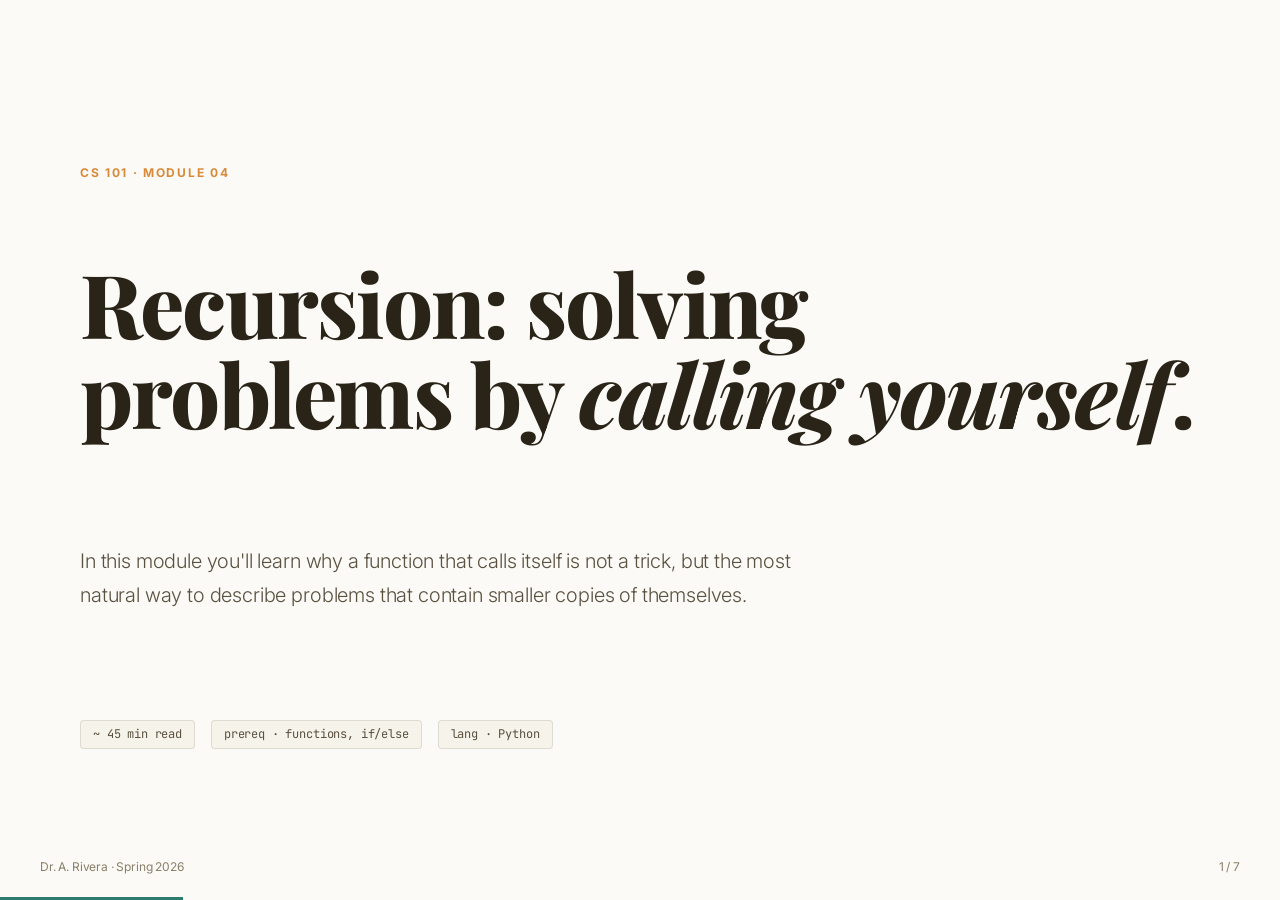
<file: .agents/skills/html-ppt/templates/full-decks/course-module/index.html>
<!DOCTYPE html>
<html lang="en">
<head>
<meta charset="utf-8"><meta name="viewport" content="width=device-width,initial-scale=1">
<title>Module 04 · Recursion · CS101</title>
<link rel="stylesheet" href="../../../assets/fonts.css">
<link rel="stylesheet" href="../../../assets/base.css">
<link rel="stylesheet" href="../../../assets/animations/animations.css">
<link rel="stylesheet" href="style.css">
</head>
<body class="tpl-course-module">
<div class="deck">

  <!-- 1. Cover -->
  <section class="slide full" data-title="Cover">
    <p class="kicker">CS 101 · MODULE 04</p>
    <h1 class="h1 mt-s">Recursion: solving<br>problems by <em>calling yourself</em>.</h1>
    <p class="lede mt-l" style="max-width:62ch">In this module you'll learn why a function that calls itself is not a trick, but the most natural way to describe problems that contain smaller copies of themselves.</p>
    <div class="row mt-l" style="gap:16px">
      <span class="pill-academic">~ 45 min read</span>
      <span class="pill-academic">prereq · functions, if/else</span>
      <span class="pill-academic">lang · Python</span>
    </div>
    <div class="deck-footer"><span>Dr. A. Rivera · Spring 2026</span><span class="slide-number" data-current="1" data-total="7"></span></div>
  </section>

  <!-- 2. Objectives -->
  <section class="slide" data-title="Objectives">
    <aside class="sidebar">
      <div class="brand">CS 101 · M04</div>
      <h5>Learning objectives</h5>
      <ul class="obj-list">
        <li class="current">Define recursion</li>
        <li>Identify a base case</li>
        <li>Trace a recursive call</li>
        <li>Convert loop ↔ recursion</li>
        <li>Recognize when recursion helps</li>
      </ul>
      <h5>Module progress</h5>
      <p class="dim" style="font-size:13px">Page 2 of 7 · ~5 min in</p>
    </aside>
    <div class="main">
      <p class="kicker">OBJECTIVES</p>
      <h2 class="h2 mt-s">By the end, you will be able to…</h2>
      <div class="stack mt-l">
        <div class="concept-box"><h4>① Explain recursion in one sentence.</h4><p class="dim">"A function that solves a problem by calling itself on a smaller version of that problem."</p></div>
        <div class="concept-box"><h4>② Write a base case that always terminates.</h4><p class="dim">Every recursive function must have an exit door, or it runs forever.</p></div>
        <div class="concept-box"><h4>③ Trace a call stack on paper.</h4><p class="dim">Given <code>fact(4)</code>, draw the stack frames top-to-bottom.</p></div>
        <div class="concept-box"><h4>④ Convert a while-loop to a recursive equivalent.</h4><p class="dim">And explain when one is clearer than the other.</p></div>
      </div>
    </div>
  </section>

  <!-- 3. Concept -->
  <section class="slide" data-title="Concept">
    <aside class="sidebar">
      <div class="brand">CS 101 · M04</div>
      <h5>Learning objectives</h5>
      <ul class="obj-list">
        <li class="done">Define recursion</li>
        <li class="current">Identify a base case</li>
        <li>Trace a recursive call</li>
        <li>Convert loop ↔ recursion</li>
        <li>Recognize when recursion helps</li>
      </ul>
      <h5>Key terms</h5>
      <p class="dim" style="font-size:13px">base case · recursive case · call stack · tail call</p>
    </aside>
    <div class="main">
      <p class="kicker">CORE CONCEPT</p>
      <h2 class="h2 mt-s">Two parts, always.</h2>
      <p class="lede mt-m">A recursive function has exactly two things inside it: a <b>base case</b> (when to stop) and a <b>recursive case</b> (how to shrink the problem before calling yourself).</p>
      <div class="callout">
        <b>Rule of thumb.</b> If you can't name the base case out loud, don't write the recursion yet. Draw it on paper first.
      </div>
      <div class="grid g2 mt-l">
        <div class="concept-box"><h4>Base case</h4><p class="dim">The smallest possible input — one the function answers directly, without calling itself.</p><p class="pill-academic">e.g. <b>n == 0</b></p></div>
        <div class="concept-box"><h4>Recursive case</h4><p class="dim">Every other input — delegate to a smaller version of the same problem.</p><p class="pill-academic">e.g. <b>n × fact(n-1)</b></p></div>
      </div>
    </div>
  </section>

  <!-- 4. Example -->
  <section class="slide" data-title="Example">
    <aside class="sidebar">
      <div class="brand">CS 101 · M04</div>
      <h5>Learning objectives</h5>
      <ul class="obj-list">
        <li class="done">Define recursion</li>
        <li class="done">Identify a base case</li>
        <li class="current">Trace a recursive call</li>
        <li>Convert loop ↔ recursion</li>
        <li>Recognize when recursion helps</li>
      </ul>
      <h5>Try it yourself</h5>
      <p class="dim" style="font-size:13px">Open repl.it and run the code on the right. Then try <code>fact(10)</code>.</p>
    </aside>
    <div class="main">
      <p class="kicker">WORKED EXAMPLE</p>
      <h2 class="h2 mt-s">Factorial, 7 lines.</h2>
      <div class="code mt-m"><pre style="margin:0"><span class="cmt"># fact(n) = n × (n-1) × … × 1,  and fact(0) = 1</span>
<span class="kw">def</span> fact(n):
    <span class="kw">if</span> n == <span class="str">0</span>:          <span class="cmt"># base case</span>
        <span class="kw">return</span> <span class="str">1</span>
    <span class="kw">return</span> n * fact(n - <span class="str">1</span>)   <span class="cmt"># recursive case</span>

<span class="kw">print</span>(fact(<span class="str">4</span>))   <span class="cmt"># → 24</span></pre></div>
      <div class="callout">
        <b>Trace fact(4).</b> 4 × fact(3) → 4 × (3 × fact(2)) → 4 × 3 × (2 × fact(1)) → 4 × 3 × 2 × 1 × fact(0) → 4 × 3 × 2 × 1 × 1 = <b>24</b>.
      </div>
    </div>
  </section>

  <!-- 5. Exercise -->
  <section class="slide" data-title="Exercise">
    <aside class="sidebar">
      <div class="brand">CS 101 · M04</div>
      <h5>Learning objectives</h5>
      <ul class="obj-list">
        <li class="done">Define recursion</li>
        <li class="done">Identify a base case</li>
        <li class="done">Trace a recursive call</li>
        <li class="current">Convert loop ↔ recursion</li>
        <li>Recognize when recursion helps</li>
      </ul>
      <h5>Time</h5>
      <p class="dim" style="font-size:13px">~10 minutes · solo</p>
    </aside>
    <div class="main">
      <p class="kicker">EXERCISE 4.1</p>
      <h2 class="h2 mt-s">Write <em>sum_to(n)</em>.</h2>
      <p class="lede mt-m">Return <code>1 + 2 + … + n</code> using recursion — no loops allowed.</p>
      <div class="exercise mt-l">
        <p style="margin:0;font-size:18px;color:var(--text-1)"><b>Your task</b></p>
        <ol style="color:var(--text-2);line-height:1.8;margin:10px 0 0">
          <li>Write the base case. What does <code>sum_to(0)</code> return?</li>
          <li>Write the recursive case in terms of <code>sum_to(n - 1)</code>.</li>
          <li>Test it: <code>sum_to(5) == 15</code>, <code>sum_to(10) == 55</code>.</li>
          <li>Bonus: what happens if you call <code>sum_to(-3)</code>? Fix it.</li>
        </ol>
      </div>
      <p class="dim mt-m" style="font-size:14px">Stuck? Remember: a base case is the smallest input you already know the answer to.</p>
    </div>
  </section>

  <!-- 6. Check understanding -->
  <section class="slide" data-title="Check">
    <aside class="sidebar">
      <div class="brand">CS 101 · M04</div>
      <h5>Learning objectives</h5>
      <ul class="obj-list">
        <li class="done">Define recursion</li>
        <li class="done">Identify a base case</li>
        <li class="done">Trace a recursive call</li>
        <li class="done">Convert loop ↔ recursion</li>
        <li class="current">Recognize when recursion helps</li>
      </ul>
      <h5>Self-assess</h5>
      <p class="dim" style="font-size:13px">You should get 3/3.</p>
    </aside>
    <div class="main">
      <p class="kicker">CHECK YOUR UNDERSTANDING</p>
      <h2 class="h2 mt-s">Which function will recurse forever?</h2>
      <div class="mt-l">
        <div class="mcq"><div class="letter">A</div><div><b>def f(n): return 1 if n == 0 else n * f(n - 1)</b><p class="dim" style="font-size:13px;margin:4px 0 0">Base case <code>n == 0</code>, shrinks toward it. Terminates.</p></div></div>
        <div class="mcq correct"><div class="letter">B</div><div><b>def f(n): return n + f(n + 1)</b><p class="dim" style="font-size:13px;margin:4px 0 0"><b style="color:var(--accent)">✓ Correct.</b> No base case, and <code>n</code> grows — infinite recursion.</p></div></div>
        <div class="mcq"><div class="letter">C</div><div><b>def f(n): return n if n &lt; 2 else f(n - 1) + f(n - 2)</b><p class="dim" style="font-size:13px;margin:4px 0 0">Classic Fibonacci. Base case on <code>n &lt; 2</code>. Terminates.</p></div></div>
      </div>
    </div>
  </section>

  <!-- 7. Summary -->
  <section class="slide full" data-title="Summary">
    <p class="kicker">SUMMARY · MODULE 04</p>
    <h1 class="h1 mt-s">You can now…</h1>
    <div class="grid g2 mt-l">
      <div class="concept-box"><h4>✓ Define recursion</h4><p class="dim">A function that calls itself on a smaller input.</p></div>
      <div class="concept-box"><h4>✓ Write a safe base case</h4><p class="dim">Every recursion needs an exit door.</p></div>
      <div class="concept-box"><h4>✓ Trace a call stack</h4><p class="dim">You can unwind <code>fact(4)</code> by hand.</p></div>
      <div class="concept-box"><h4>✓ Judge when to use it</h4><p class="dim">Trees and self-similar problems → recursion. Flat iteration → loop.</p></div>
    </div>
    <div class="callout mt-l">
      <b>Up next · Module 05.</b> Divide &amp; conquer: merge sort. We'll use everything you just learned — but on lists, not numbers.
    </div>
  </section>

</div>
<script src="../../../assets/runtime.js"></script>
</body></html>
</file>
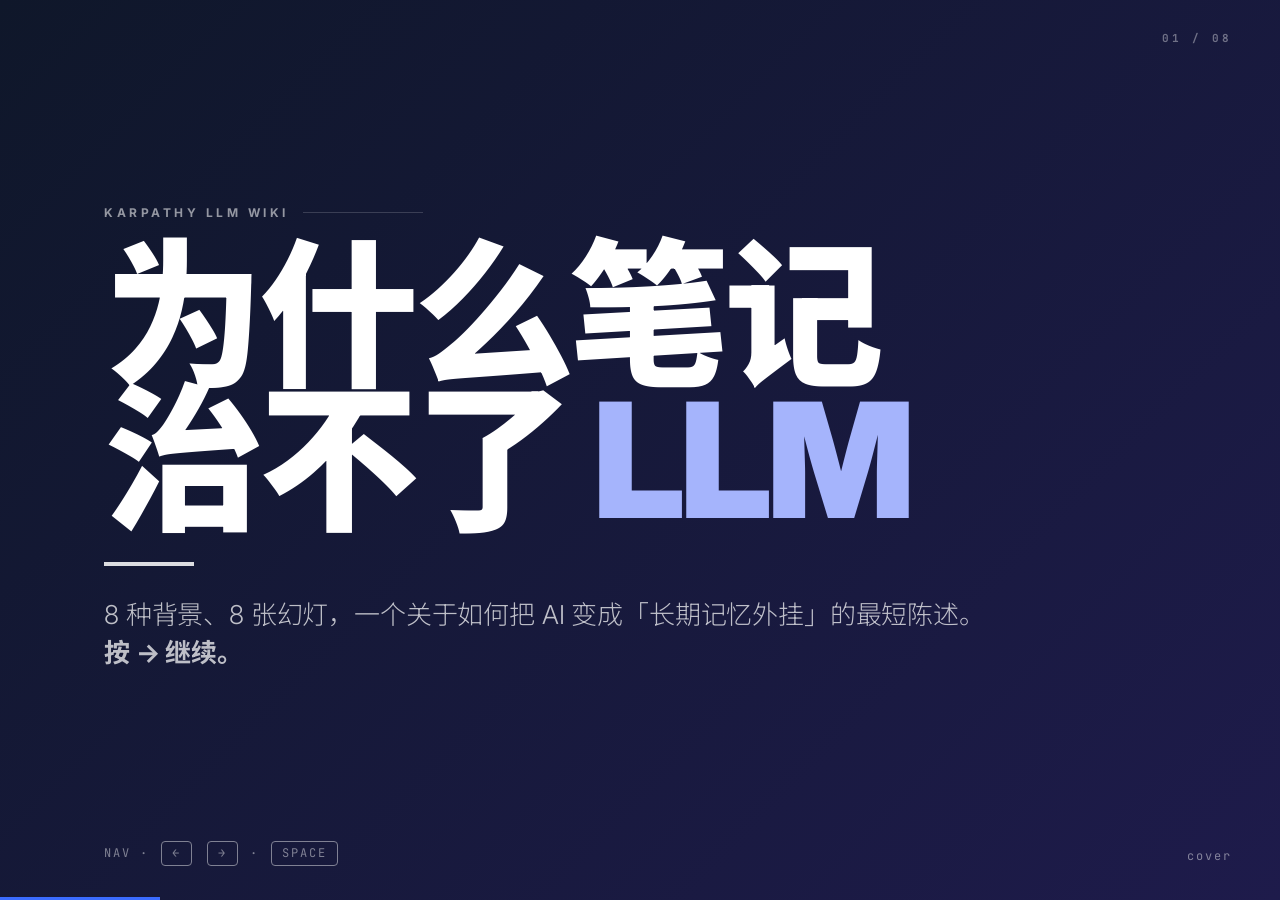
<file: .agents/skills/html-ppt/templates/full-decks/dir-key-nav-minimal/index.html>
<!DOCTYPE html>
<html lang="zh-CN">
<head>
<meta charset="UTF-8">
<meta name="viewport" content="width=device-width, initial-scale=1">
<title>Dir-Key Nav Minimal</title>
<link rel="stylesheet" href="../../../assets/fonts.css">
<link rel="stylesheet" href="../../../assets/base.css">
<link rel="stylesheet" href="style.css">
</head>
<body class="tpl-dir-key-nav-minimal">
<div class="deck">

  <!-- 1. COVER · indigo -->
  <section class="slide t-indigo is-active">
    <div class="dk-snum">01 / 08</div>
    <div style="margin:auto 0">
      <div class="dk-eyebrow">Karpathy LLM Wiki</div>
      <h1 class="dk-h0">为什么笔记<br>治不了 <span class="dk-accent">LLM</span></h1>
      <span class="dk-line"></span>
      <p class="dk-lede">8 种背景、8 张幻灯，一个关于如何把 AI 变成「长期记忆外挂」的最短陈述。<strong>按 → 继续。</strong></p>
    </div>
    <div class="dk-keyhint">nav · <kbd>←</kbd> <kbd>→</kbd> · <kbd>space</kbd></div>
    <div class="dk-page">cover</div>
  </section>

  <!-- 2. SECTION · cream -->
  <section class="slide t-cream">
    <div class="dk-snum">02 / 08</div>
    <div style="margin:auto 0">
      <div class="dk-eyebrow">Chapter 01</div>
      <h1 class="dk-h0">The <span class="dk-accent">Problem</span>.</h1>
      <span class="dk-line"></span>
      <p class="dk-lede">Token 上限是一个物理事实。你每次和 LLM 说话，它都是一个失忆症患者。</p>
    </div>
    <div class="dk-keyhint">chapter · 01 / 04</div>
    <div class="dk-page">section</div>
  </section>

  <!-- 3. CONTENT · crimson -->
  <section class="slide t-crimson">
    <div class="dk-snum">03 / 08</div>
    <div style="margin:auto 0">
      <div class="dk-eyebrow">Symptoms</div>
      <h2 class="dk-h1">四种你已经<br>受够的<br><span class="dk-accent">遗忘</span>。</h2>
      <ul class="dk-list">
        <li>昨天聊过的项目，今天重新解释一遍</li>
        <li>上下文窗口一到，它开始「编造记忆」</li>
        <li>不同 session 之间毫无关联，就像第一次见</li>
        <li>你的真正偏好从未被记住，每次都要 re-prompt</li>
      </ul>
    </div>
    <div class="dk-keyhint">content · list</div>
    <div class="dk-page">03</div>
  </section>

  <!-- 4. CONTENT · emerald -->
  <section class="slide t-emerald">
    <div class="dk-snum">04 / 08</div>
    <div style="margin:auto 0">
      <div class="dk-eyebrow">The Fix</div>
      <h2 class="dk-h1">答案不是<br><span class="dk-accent">更大</span> 的窗口。</h2>
      <p class="dk-lede" style="margin-top:10px">而是：把你的知识、偏好、历史都<strong>写进文件系统</strong>。<br>让 LLM 每次对话前，先去读那个系统。</p>
      <div class="dk-grid-2">
        <div class="dk-col"><h3>× 窗口 stuffing</h3><p>把所有东西塞 prompt，贵、慢、最终溢出。</p></div>
        <div class="dk-col"><h3>✓ 文件 + 检索</h3><p>按需加载，永远不溢出，结构化可 diff。</p></div>
      </div>
    </div>
    <div class="dk-keyhint">content · compare</div>
    <div class="dk-page">04</div>
  </section>

  <!-- 5. CODE · slate -->
  <section class="slide t-slate">
    <div class="dk-snum">05 / 08</div>
    <div style="margin:auto 0">
      <div class="dk-eyebrow">Minimal Setup</div>
      <h2 class="dk-h2"><span class="dk-accent">4 行</span> YAML<br>就能开始。</h2>
      <pre class="dk-code">memory:
  root: ~/.llm-wiki
  format: markdown
  retrieval: hybrid  # embedding + bm25</pre>
      <p class="dk-lede" style="margin-top:16px;font-size:20px">你现在拥有一个会随时间增长的 <strong>第二大脑</strong>。每次对话它都会被读、被更新。</p>
    </div>
    <div class="dk-keyhint">content · code</div>
    <div class="dk-page">05</div>
  </section>

  <!-- 6. CHART · violet — big number with bar -->
  <section class="slide t-violet">
    <div class="dk-snum">06 / 08</div>
    <div style="margin:auto 0">
      <div class="dk-eyebrow">30-day result</div>
      <div class="dk-big dk-accent">87%</div>
      <p class="dk-lede" style="margin-top:14px;font-size:26px">的 re-explain 被消除。平均每次对话节省 <strong>4.2 分钟</strong> 的 re-context。</p>
      <svg viewBox="0 0 900 80" style="width:100%;max-width:900px;margin-top:30px">
        <rect x="0" y="30" width="900" height="22" rx="11" fill="rgba(255,255,255,.12)"/>
        <rect x="0" y="30" width="783" height="22" rx="11" fill="#c4b5fd"/>
        <text x="792" y="47" font-family="JetBrains Mono" font-size="16" fill="#c4b5fd" font-weight="700">87%</text>
      </svg>
    </div>
    <div class="dk-keyhint">chart · big-num</div>
    <div class="dk-page">06</div>
  </section>

  <!-- 7. CTA · white -->
  <section class="slide t-white">
    <div class="dk-snum">07 / 08</div>
    <div style="margin:auto 0">
      <div class="dk-eyebrow">Start tonight</div>
      <h2 class="dk-h1">开始<br>你的 <span class="dk-accent">wiki</span>。</h2>
      <span class="dk-line"></span>
      <p class="dk-lede">不是装又一个插件。是决定：从今晚起，<strong>你的所有 AI 对话都要有一个共同的 vault</strong>。</p>
      <pre class="dk-code" style="font-size:18px">$ mkdir ~/llm-wiki && cd ~/llm-wiki
$ git init
$ echo "# my brain" > README.md</pre>
    </div>
    <div class="dk-keyhint">cta · three-commands</div>
    <div class="dk-page">07</div>
  </section>

  <!-- 8. THANKS · charcoal -->
  <section class="slide t-charcoal">
    <div class="dk-snum">08 / 08</div>
    <div style="margin:auto 0">
      <div class="dk-eyebrow">End · thanks for staying</div>
      <h1 class="dk-h0"><span class="dk-accent">謝謝</span>。</h1>
      <span class="dk-line"></span>
      <p class="dk-lede">Karpathy 的原始 thread + 我的 vault 结构都在 <strong>github.com/lewis/llm-wiki</strong>。欢迎按 ← 再看一遍。</p>
    </div>
    <div class="dk-keyhint">press <kbd>←</kbd> to rewind · <kbd>F</kbd> for fullscreen</div>
    <div class="dk-page">fin</div>
  </section>

</div>
<script src="../../../assets/runtime.js"></script>
</body>
</html>
</file>
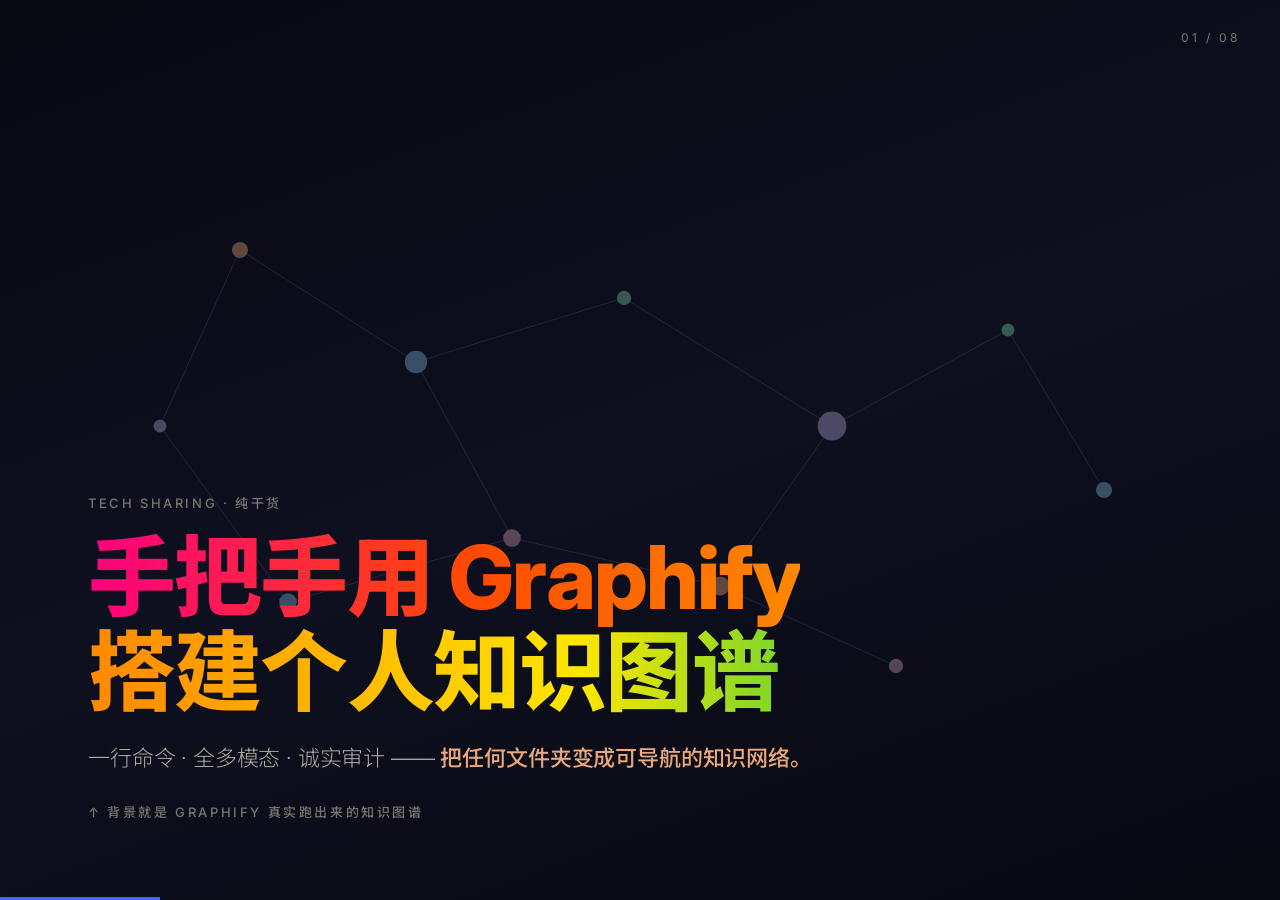
<file: .agents/skills/html-ppt/templates/full-decks/graphify-dark-graph/index.html>
<!DOCTYPE html>
<html lang="zh-CN">
<head>
<meta charset="UTF-8">
<meta name="viewport" content="width=device-width, initial-scale=1">
<title>Graphify Dark Graph</title>
<link rel="stylesheet" href="../../../assets/fonts.css">
<link rel="stylesheet" href="../../../assets/base.css">
<link rel="stylesheet" href="style.css">
</head>
<body class="tpl-graphify-dark-graph">
<div class="deck">

  <!-- 1. COVER -->
  <section class="slide is-active">
    <div class="gd-ambient"><div class="gd-orb gd-orb-1"></div><div class="gd-orb gd-orb-2"></div><div class="gd-orb gd-orb-3"></div></div>
    <!-- live force-directed graph bg -->
    <svg viewBox="0 0 1600 900" style="position:absolute;inset:0;width:100%;height:100%;opacity:.38;z-index:1" xmlns="http://www.w3.org/2000/svg">
      <g stroke="#7eb8da" stroke-width="1" stroke-opacity=".5" fill="none">
        <line x1="300" y1="200" x2="520" y2="340"/>
        <line x1="520" y1="340" x2="780" y2="260"/>
        <line x1="780" y1="260" x2="1040" y2="420"/>
        <line x1="520" y1="340" x2="640" y2="560"/>
        <line x1="640" y1="560" x2="900" y2="620"/>
        <line x1="900" y1="620" x2="1040" y2="420"/>
        <line x1="1040" y1="420" x2="1260" y2="300"/>
        <line x1="1260" y1="300" x2="1380" y2="500"/>
        <line x1="900" y1="620" x2="1120" y2="720"/>
        <line x1="300" y1="200" x2="200" y2="420"/>
        <line x1="200" y1="420" x2="360" y2="640"/>
        <line x1="360" y1="640" x2="640" y2="560"/>
      </g>
      <g>
        <circle cx="300" cy="200" r="10" fill="#e8a87c"/>
        <circle cx="520" cy="340" r="14" fill="#7eb8da"/>
        <circle cx="780" cy="260" r="9" fill="#7ed3a4"/>
        <circle cx="1040" cy="420" r="18" fill="#b8a4d6"/>
        <circle cx="640" cy="560" r="11" fill="#d4a0b9"/>
        <circle cx="900" cy="620" r="12" fill="#e8a87c"/>
        <circle cx="1260" cy="300" r="8" fill="#7ed3a4"/>
        <circle cx="1380" cy="500" r="10" fill="#7eb8da"/>
        <circle cx="1120" cy="720" r="9" fill="#d4a0b9"/>
        <circle cx="200" cy="420" r="8" fill="#b8a4d6"/>
        <circle cx="360" cy="640" r="11" fill="#7eb8da"/>
      </g>
    </svg>
    <div class="gd-snum">01 / 08</div>
    <div style="margin-top:auto">
      <p class="gd-eyebrow">Tech Sharing · 纯干货</p>
      <h1 class="gd-h1" style="font-size:88px"><span class="gd-rainbow">手把手用 Graphify<br>搭建个人知识图谱</span></h1>
      <p class="gd-lede" style="margin-top:20px">一行命令 · 全多模态 · 诚实审计 —— <span class="gd-accent">把任何文件夹变成可导航的知识网络。</span></p>
      <p class="gd-eyebrow" style="margin-top:26px">↑ 背景就是 Graphify 真实跑出来的知识图谱</p>
    </div>
  </section>

  <!-- 2. SECTION DIVIDER -->
  <section class="slide">
    <div class="gd-ambient"><div class="gd-orb gd-orb-1"></div><div class="gd-orb gd-orb-2"></div></div>
    <div class="gd-snum">02 / 08</div>
    <div style="margin:auto 0">
      <div class="gd-eyebrow">Part 01</div>
      <h1 class="gd-h1" style="font-size:120px">Why <span class="gd-grad">Graph</span>?</h1>
      <p class="gd-lede">folder → tree → graph，人类认知的下一步</p>
    </div>
  </section>

  <!-- 3. CONTENT — plugin grid -->
  <section class="slide">
    <div class="gd-ambient"><div class="gd-orb gd-orb-2"></div><div class="gd-orb gd-orb-3"></div></div>
    <div class="gd-snum">03 / 08</div>
    <p class="gd-eyebrow">Feature Map</p>
    <h2 class="gd-h2">一个工具，<span class="gd-grad">四件事</span></h2>
    <div class="gd-grid-4">
      <div class="gd-glass gd-glass-warm"><div style="font-size:30px">📂</div><h4 style="margin:10px 0 6px">Folder Ingest</h4><p class="gd-dim" style="font-size:13px;line-height:1.55">递归扫描任意路径，支持 md / pdf / 代码 / 图片</p></div>
      <div class="gd-glass gd-glass-blue"><div style="font-size:30px">🧠</div><h4 style="margin:10px 0 6px">Entity Extract</h4><p class="gd-dim" style="font-size:13px;line-height:1.55">用 LLM 抽概念、人物、事件、关系</p></div>
      <div class="gd-glass gd-glass-green"><div style="font-size:30px">🕸️</div><h4 style="margin:10px 0 6px">Force Graph</h4><p class="gd-dim" style="font-size:13px;line-height:1.55">D3 力导向，点击即跳转原文</p></div>
      <div class="gd-glass"><div style="font-size:30px">🔍</div><h4 style="margin:10px 0 6px">Audit Trail</h4><p class="gd-dim" style="font-size:13px;line-height:1.55">每条边都能追溯到 source span</p></div>
    </div>
    <div class="gd-glass gd-glass-warm" style="margin-top:24px"><p style="font-size:18px;line-height:1.6">它不是「又一个 RAG」—— 它是 <span class="gd-accent">把检索结果画出来，让你一眼就知道信息长什么样</span>。</p></div>
  </section>

  <!-- 4. CODE -->
  <section class="slide">
    <div class="gd-ambient"><div class="gd-orb gd-orb-1"></div></div>
    <div class="gd-snum">04 / 08</div>
    <p class="gd-eyebrow">One command</p>
    <h2 class="gd-h2">从 0 到图谱，<span class="gd-grad">大概 90 秒</span></h2>
    <p class="gd-cmd" style="margin:16px 0 22px">$ graphify ~/notes --out ./graph</p>
    <pre class="gd-codebox"><span class="cm"># graphify.config.yaml</span>
<span class="kw">ingest</span>:
  paths: [<span class="st">~/notes</span>, <span class="st">~/code/docs</span>]
  include: [<span class="st">"*.md"</span>, <span class="st">"*.pdf"</span>, <span class="st">"*.py"</span>]

<span class="kw">extract</span>:
  model: <span class="st">claude-opus-4-6</span>
  schema: [<span class="st">concept</span>, <span class="st">person</span>, <span class="st">event</span>, <span class="st">relation</span>]

<span class="kw">render</span>:
  engine: <span class="st">d3-force</span>
  audit: <span class="fn">true</span>     <span class="cm"># 每条边带 source span</span></pre>
  </section>

  <!-- 5. CHART — race diagram -->
  <section class="slide">
    <div class="gd-ambient"><div class="gd-orb gd-orb-3"></div></div>
    <div class="gd-snum">05 / 08</div>
    <p class="gd-eyebrow">Efficiency Race</p>
    <h2 class="gd-h2">没有知识库 vs 有知识库</h2>
    <div style="max-width:900px;margin-top:30px">
      <div style="display:flex;align-items:center;gap:16px;margin-bottom:20px">
        <div style="width:110px;text-align:right;font-weight:700;color:var(--gd-danger)">没有<br>知识库</div>
        <div style="flex:1;position:relative;height:70px;background:rgba(224,112,112,.06);border:1px solid rgba(224,112,112,.2);border-radius:16px">
          <div style="position:absolute;left:16px;top:50%;transform:translateY(-50%);font-size:32px">🛵</div>
          <div style="position:absolute;left:72px;top:50%;transform:translateY(-50%);color:var(--gd-danger);font-size:14px">反复喂信息…整理…又忘了…</div>
        </div>
      </div>
      <div style="display:flex;align-items:center;gap:16px">
        <div style="width:110px;text-align:right;font-weight:700;color:var(--gd-green)">有<br>知识库</div>
        <div style="flex:1;position:relative;height:70px;background:rgba(126,211,164,.06);border:1px solid rgba(126,211,164,.25);border-radius:16px">
          <div style="position:absolute;right:16px;top:50%;transform:translateY(-50%);font-size:32px">🏎️</div>
          <div style="position:absolute;right:72px;top:50%;transform:translateY(-50%);color:var(--gd-green);font-size:14px">AI 自己找 → 确认 → 干活!</div>
        </div>
      </div>
    </div>
    <div class="gd-grid-3" style="margin-top:36px">
      <div class="gd-glass gd-glass-warm"><div class="gd-big gd-grad">5×</div><p class="gd-dim" style="margin-top:6px">速度提升</p></div>
      <div class="gd-glass gd-glass-green"><div class="gd-big gd-grad">-80%</div><p class="gd-dim" style="margin-top:6px">重复喂信息</p></div>
      <div class="gd-glass gd-glass-blue"><div class="gd-big gd-grad">∞</div><p class="gd-dim" style="margin-top:6px">记忆持久化</p></div>
    </div>
  </section>

  <!-- 6. PIPELINE -->
  <section class="slide">
    <div class="gd-ambient"><div class="gd-orb gd-orb-2"></div></div>
    <div class="gd-snum">06 / 08</div>
    <p class="gd-eyebrow">Pipeline</p>
    <h2 class="gd-h2">端到端 <span class="gd-grad">4 步走</span></h2>
    <div style="display:flex;align-items:center;justify-content:center;gap:8px;margin-top:36px">
      <div class="gd-glass" style="flex:1;text-align:center"><div style="font-size:34px">📂</div><div style="font-weight:600;margin-top:8px">Scan</div><div class="gd-dim" style="font-size:13px">递归读文件</div></div>
      <div style="color:var(--gd-text3);font-size:24px">→</div>
      <div class="gd-glass gd-glass-blue" style="flex:1;text-align:center"><div style="font-size:34px">🔬</div><div style="font-weight:600;margin-top:8px">Extract</div><div class="gd-dim" style="font-size:13px">LLM 抽实体</div></div>
      <div style="color:var(--gd-text3);font-size:24px">→</div>
      <div class="gd-glass gd-glass-green" style="flex:1;text-align:center"><div style="font-size:34px">🕸️</div><div style="font-weight:600;margin-top:8px">Build</div><div class="gd-dim" style="font-size:13px">构图 + 去重</div></div>
      <div style="color:var(--gd-text3);font-size:24px">→</div>
      <div class="gd-glass gd-glass-warm" style="flex:1;text-align:center"><div style="font-size:34px">🎨</div><div style="font-weight:600;margin-top:8px">Render</div><div class="gd-dim" style="font-size:13px">D3 交互图</div></div>
    </div>
    <div class="gd-glass" style="margin-top:32px"><p style="font-size:16px;line-height:1.6;color:var(--gd-text2)">每一步都有 audit log：你永远知道某个节点为什么存在、它来自哪个文件的哪一行。</p></div>
  </section>

  <!-- 7. CTA -->
  <section class="slide">
    <div class="gd-ambient"><div class="gd-orb gd-orb-1"></div><div class="gd-orb gd-orb-3"></div></div>
    <div class="gd-snum">07 / 08</div>
    <p class="gd-eyebrow">Try it tonight</p>
    <h2 class="gd-h1" style="font-size:80px">Graphify <span class="gd-grad">your folders</span></h2>
    <p class="gd-cmd" style="margin-top:22px">$ npm i -g @lewis/graphify</p>
    <p class="gd-cmd" style="margin-top:10px;color:var(--gd-warm);text-shadow:0 0 30px rgba(232,168,124,.45)">$ graphify ~/obsidian-vault</p>
    <div style="margin-top:32px">
      <span class="gd-tag">#knowledge-graph</span>
      <span class="gd-tag">#open-source</span>
      <span class="gd-tag">#claude-agent</span>
      <span class="gd-tag">#obsidian</span>
      <span class="gd-tag">#d3-force</span>
    </div>
  </section>

  <!-- 8. THANKS -->
  <section class="slide">
    <div class="gd-ambient"><div class="gd-orb gd-orb-2"></div></div>
    <div class="gd-snum">08 / 08</div>
    <div style="margin:auto 0;text-align:center">
      <div class="gd-big gd-rainbow" style="font-size:180px">Thanks.</div>
      <p class="gd-lede" style="margin:28px auto 0">github.com/lewis/graphify · 欢迎 star / issue / PR</p>
    </div>
  </section>

</div>
<script src="../../../assets/runtime.js"></script>
</body>
</html>
</file>
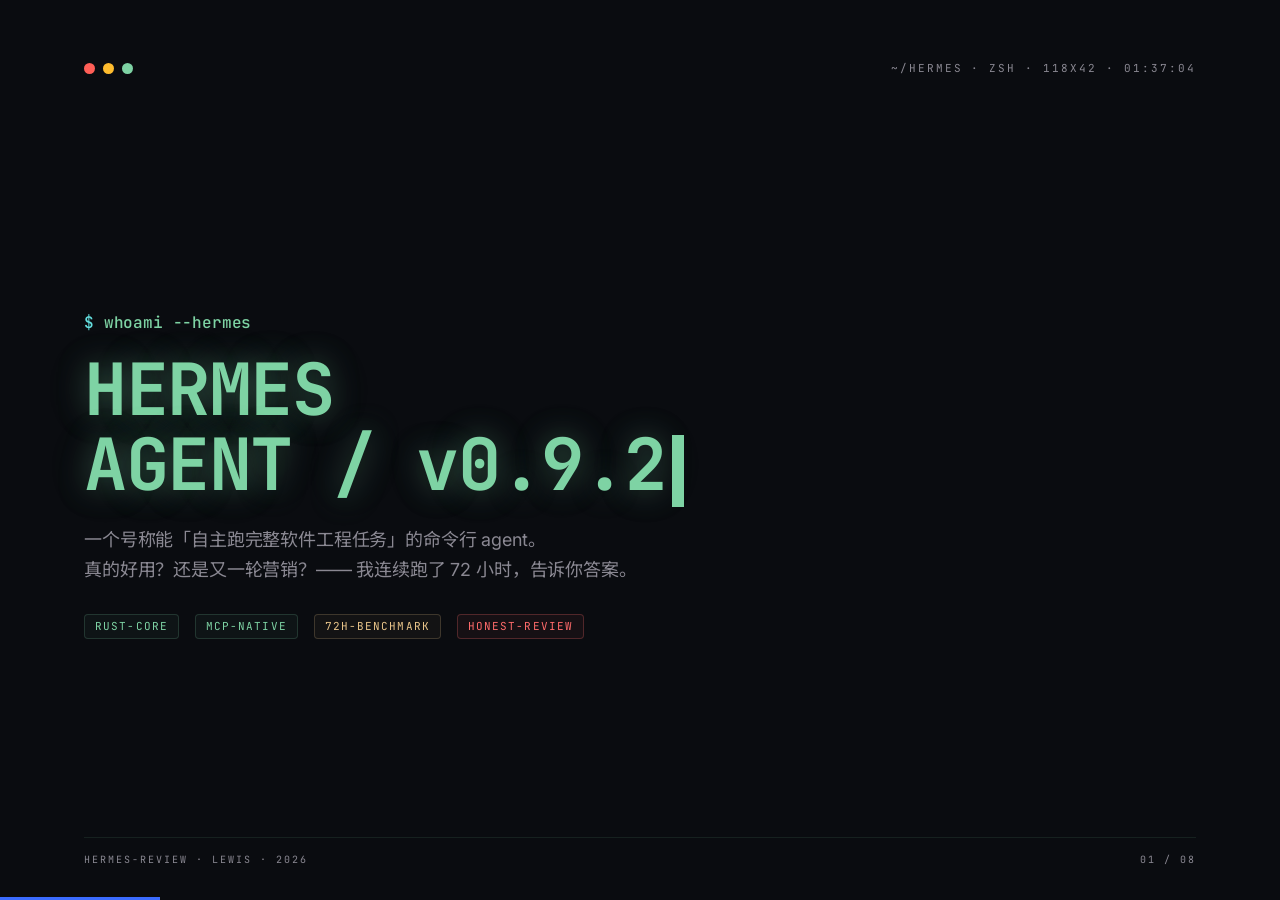
<file: .agents/skills/html-ppt/templates/full-decks/hermes-cyber-terminal/index.html>
<!DOCTYPE html>
<html lang="zh-CN">
<head>
<meta charset="UTF-8">
<meta name="viewport" content="width=device-width, initial-scale=1">
<title>Hermes Cyber Terminal</title>
<link rel="stylesheet" href="../../../assets/fonts.css">
<link rel="stylesheet" href="../../../assets/base.css">
<link rel="stylesheet" href="style.css">
</head>
<body class="tpl-hermes-cyber-terminal">
<div class="deck">

  <!-- 1. COVER -->
  <section class="slide is-active">
    <div class="hc-grid"></div>
    <div class="hc-vignette"></div>
    <div class="hc-scanlines"></div>
    <div class="hc-chrome"><div class="dots"><span></span><span></span><span></span></div><div>~/hermes · zsh · 118x42 · 01:37:04</div></div>
    <div style="margin:auto 0">
      <p class="hc-prompt">whoami --hermes</p>
      <h1 class="hc-h1">HERMES<br>AGENT / v0.9.2<span class="hc-cursor"></span></h1>
      <p class="hc-lede">一个号称能「自主跑完整软件工程任务」的命令行 agent。<br>真的好用？还是又一轮营销？—— 我连续跑了 72 小时，告诉你答案。</p>
      <div style="margin-top:26px">
        <span class="hc-tag">rust-core</span>
        <span class="hc-tag">mcp-native</span>
        <span class="hc-tag amber">72h-benchmark</span>
        <span class="hc-tag red">honest-review</span>
      </div>
    </div>
    <div class="hc-footer"><span>hermes-review · lewis · 2026</span><span>01 / 08</span></div>
  </section>

  <!-- 2. SECTION DIVIDER -->
  <section class="slide">
    <div class="hc-grid"></div>
    <div class="hc-scanlines"></div>
    <div class="hc-chrome"><div class="dots"><span></span><span></span><span></span></div><div>section · 01/04</div></div>
    <div style="margin:auto 0">
      <p class="hc-prompt">cat chapter_01.md</p>
      <h1 class="hc-h1" style="font-size:110px">// Setup</h1>
      <p class="hc-lede">从 <code style="color:var(--hc-amber)">brew install hermes</code> 到第一次 prompt —— 一共 4 分 22 秒。</p>
    </div>
    <div class="hc-footer"><span>section · setup</span><span>02 / 08</span></div>
  </section>

  <!-- 3. CONTENT — spec cards -->
  <section class="slide">
    <div class="hc-grid"></div>
    <div class="hc-scanlines"></div>
    <div class="hc-chrome"><div class="dots"><span></span><span></span><span></span></div><div>benchmark · cold-start</div></div>
    <h2 class="hc-h2">开箱数据</h2>
    <p class="hc-lede">cold start → first-successful-task 三次平均</p>
    <div class="hc-grid-3">
      <div class="hc-card"><div class="lbl">install time</div><div class="val">42s</div><div class="desc">单 binary，无 docker，无 python env。</div></div>
      <div class="hc-card"><div class="lbl">first token</div><div class="val">1.8s</div><div class="desc">接入 claude-opus-4-6，无预热。</div></div>
      <div class="hc-card"><div class="lbl">first PR merged</div><div class="val">4m22s</div><div class="desc">跑的是 fix-a-typo 级别的低难度任务。</div></div>
    </div>
    <div class="hc-grid-2">
      <div class="hc-card"><div class="lbl">// verdict +</div><div class="val" style="color:var(--hc-green);font-size:18px">冷启动是真的快</div><div class="desc">和 OpenClaw 的 docker + pip 流程比，快不止一个数量级。</div></div>
      <div class="hc-card"><div class="lbl">// verdict -</div><div class="val" style="color:var(--hc-red);font-size:18px">MCP 服务器配置不够友好</div><div class="desc">env 变量需要手动塞进 ~/.hermes/env，文档几乎没写。</div></div>
    </div>
    <div class="hc-footer"><span>data · verified 3 runs</span><span>03 / 08</span></div>
  </section>

  <!-- 4. CODE -->
  <section class="slide">
    <div class="hc-grid"></div>
    <div class="hc-scanlines"></div>
    <div class="hc-chrome"><div class="dots"><span></span><span></span><span></span></div><div>trace · hermes run</div></div>
    <p class="hc-prompt">hermes run "refactor auth module to use pkce"</p>
    <h3 class="hc-h3" style="margin-top:12px">↓ 真实 trace (节选)</h3>
    <pre class="hc-codebox" style="margin-top:10px"><span class="cm"># hermes v0.9.2 · session 42a1</span>
[<span class="fn">plan</span>]    <span class="st">"分析 src/auth/*.ts → 找 oauth flow → 抽成 pkce"</span>
[<span class="fn">read</span>]    src/auth/oauth.ts       <span class="cm">// 214 lines</span>
[<span class="fn">read</span>]    src/auth/token.ts       <span class="cm">// 88 lines</span>
[<span class="kw">think</span>]   <span class="st">"发现 implicit flow，改为 code+pkce，需新 state param"</span>
[<span class="fn">edit</span>]    src/auth/oauth.ts       <span class="hl">+43 -17</span>
[<span class="fn">edit</span>]    src/auth/token.ts       <span class="hl">+12 -4</span>
[<span class="fn">test</span>]    pnpm vitest auth        <span class="st">PASS 18/18</span>
[<span class="fn">commit</span>]  <span class="var">"feat(auth): migrate to oauth2 code+pkce"</span>
[<span class="fn">push</span>]    origin feat/pkce-auth   <span class="st">ok</span>

<span class="cm"># 总耗时 3m 14s · 14k tokens · $0.21</span></pre>
    <div class="hc-footer"><span>trace · live</span><span>04 / 08</span></div>
  </section>

  <!-- 5. CHART -->
  <section class="slide">
    <div class="hc-grid"></div>
    <div class="hc-scanlines"></div>
    <div class="hc-chrome"><div class="dots"><span></span><span></span><span></span></div><div>benchmark · hermes vs openclaw</div></div>
    <h2 class="hc-h2">72 小时对比</h2>
    <p class="hc-lede">同一组 48 个 GitHub issue，两个 agent 各跑一遍</p>
    <svg viewBox="0 0 1000 380" style="width:100%;max-width:1040px;margin-top:24px" xmlns="http://www.w3.org/2000/svg">
      <g font-family="JetBrains Mono, monospace" font-size="13" fill="#8a8892">
        <!-- axis -->
        <line x1="80" y1="40" x2="80" y2="320" stroke="rgba(126,211,164,.2)"/>
        <line x1="80" y1="320" x2="960" y2="320" stroke="rgba(126,211,164,.2)"/>
        <!-- y labels -->
        <text x="70" y="46" text-anchor="end">100%</text>
        <text x="70" y="116" text-anchor="end">75%</text>
        <text x="70" y="186" text-anchor="end">50%</text>
        <text x="70" y="256" text-anchor="end">25%</text>
        <text x="70" y="324" text-anchor="end">0</text>
        <!-- bars: hermes -->
        <g>
          <rect x="130" y="80"  width="80" height="240" fill="rgba(126,211,164,.15)" stroke="#7ed3a4" stroke-width="1.5"/>
          <text x="170" y="76" text-anchor="middle" fill="#7ed3a4" font-weight="700">82%</text>
          <text x="170" y="345" text-anchor="middle">resolved</text>
          <rect x="240" y="146" width="80" height="174" fill="rgba(126,211,164,.15)" stroke="#7ed3a4" stroke-width="1.5"/>
          <text x="280" y="142" text-anchor="middle" fill="#7ed3a4" font-weight="700">58%</text>
          <text x="280" y="345" text-anchor="middle">one-shot</text>
          <rect x="350" y="60"  width="80" height="260" fill="rgba(126,211,164,.15)" stroke="#7ed3a4" stroke-width="1.5"/>
          <text x="390" y="56" text-anchor="middle" fill="#7ed3a4" font-weight="700">89%</text>
          <text x="390" y="345" text-anchor="middle">test-pass</text>
          <rect x="460" y="110" width="80" height="210" fill="rgba(126,211,164,.15)" stroke="#7ed3a4" stroke-width="1.5"/>
          <text x="500" y="106" text-anchor="middle" fill="#7ed3a4" font-weight="700">71%</text>
          <text x="500" y="345" text-anchor="middle">pr-merged</text>
        </g>
        <!-- bars: openclaw -->
        <g>
          <rect x="570" y="150" width="80" height="170" fill="rgba(233,197,138,.12)" stroke="#e9c58a" stroke-width="1.5"/>
          <text x="610" y="146" text-anchor="middle" fill="#e9c58a" font-weight="700">60%</text>
          <text x="610" y="345" text-anchor="middle">resolved</text>
          <rect x="680" y="212" width="80" height="108" fill="rgba(233,197,138,.12)" stroke="#e9c58a" stroke-width="1.5"/>
          <text x="720" y="208" text-anchor="middle" fill="#e9c58a" font-weight="700">38%</text>
          <text x="720" y="345" text-anchor="middle">one-shot</text>
          <rect x="790" y="130" width="80" height="190" fill="rgba(233,197,138,.12)" stroke="#e9c58a" stroke-width="1.5"/>
          <text x="830" y="126" text-anchor="middle" fill="#e9c58a" font-weight="700">67%</text>
          <text x="830" y="345" text-anchor="middle">test-pass</text>
        </g>
        <!-- legend -->
        <g transform="translate(820,50)">
          <rect x="0" y="0" width="14" height="14" fill="rgba(126,211,164,.15)" stroke="#7ed3a4"/>
          <text x="22" y="12" fill="#7ed3a4">hermes 0.9.2</text>
          <rect x="0" y="22" width="14" height="14" fill="rgba(233,197,138,.12)" stroke="#e9c58a"/>
          <text x="22" y="34" fill="#e9c58a">openclaw 2.1</text>
        </g>
      </g>
    </svg>
    <div class="hc-footer"><span>benchmark · n=48</span><span>05 / 08</span></div>
  </section>

  <!-- 6. STATS -->
  <section class="slide">
    <div class="hc-grid"></div>
    <div class="hc-scanlines"></div>
    <div class="hc-chrome"><div class="dots"><span></span><span></span><span></span></div><div>tldr</div></div>
    <p class="hc-prompt">echo $VERDICT</p>
    <div class="hc-big">7.8<span style="font-size:60px;color:var(--hc-ink2)">/ 10</span></div>
    <p class="hc-lede" style="margin-top:14px">值得装，还不值得完全依赖。</p>
    <div class="hc-grid-2" style="margin-top:24px">
      <div class="hc-card"><div class="lbl">+ strong points</div><div class="desc">• rust 本体冷启快<br>• trace 可读性极强<br>• diff 审核友好，commit message 也写得合格</div></div>
      <div class="hc-card"><div class="lbl">- weak points</div><div class="desc">• plan 阶段偶尔跳步<br>• 超 50k LoC 仓库会 OOM<br>• MCP 配置需要手动塞 env</div></div>
    </div>
    <div class="hc-footer"><span>verdict · honest</span><span>06 / 08</span></div>
  </section>

  <!-- 7. CTA -->
  <section class="slide">
    <div class="hc-grid"></div>
    <div class="hc-scanlines"></div>
    <div class="hc-chrome"><div class="dots"><span></span><span></span><span></span></div><div>install</div></div>
    <h2 class="hc-h2">想自己跑一遍？</h2>
    <p class="hc-lede">三条命令，不到 5 分钟就能看见它干第一件事。</p>
    <pre class="hc-codebox" style="margin-top:22px"><span class="cm"># 1. install</span>
<span class="kw">$</span> brew install hermes-agent/tap/hermes

<span class="cm"># 2. auth (先准备好 anthropic api key)</span>
<span class="kw">$</span> hermes auth login

<span class="cm"># 3. first task</span>
<span class="kw">$</span> cd ~/your-repo && hermes run <span class="st">"add a CHANGELOG.md from git log"</span></pre>
    <div style="margin-top:26px">
      <span class="hc-tag">brew-ready</span>
      <span class="hc-tag">opus-4.6</span>
      <span class="hc-tag amber">needs-api-key</span>
    </div>
    <div class="hc-footer"><span>try-it-now</span><span>07 / 08</span></div>
  </section>

  <!-- 8. THANKS -->
  <section class="slide">
    <div class="hc-grid"></div>
    <div class="hc-scanlines"></div>
    <div class="hc-chrome"><div class="dots"><span></span><span></span><span></span></div><div>EOF</div></div>
    <div style="margin:auto 0">
      <p class="hc-prompt">exit 0</p>
      <h1 class="hc-h1" style="font-size:120px">// thanks<span class="hc-cursor"></span></h1>
      <p class="hc-lede">完整 trace、48 个任务的 PR 列表、benchmark 脚本都在 <span style="color:var(--hc-amber)">github.com/lewis/hermes-review</span></p>
    </div>
    <div class="hc-footer"><span>session closed</span><span>08 / 08</span></div>
  </section>

</div>
<script src="../../../assets/runtime.js"></script>
</body>
</html>
</file>
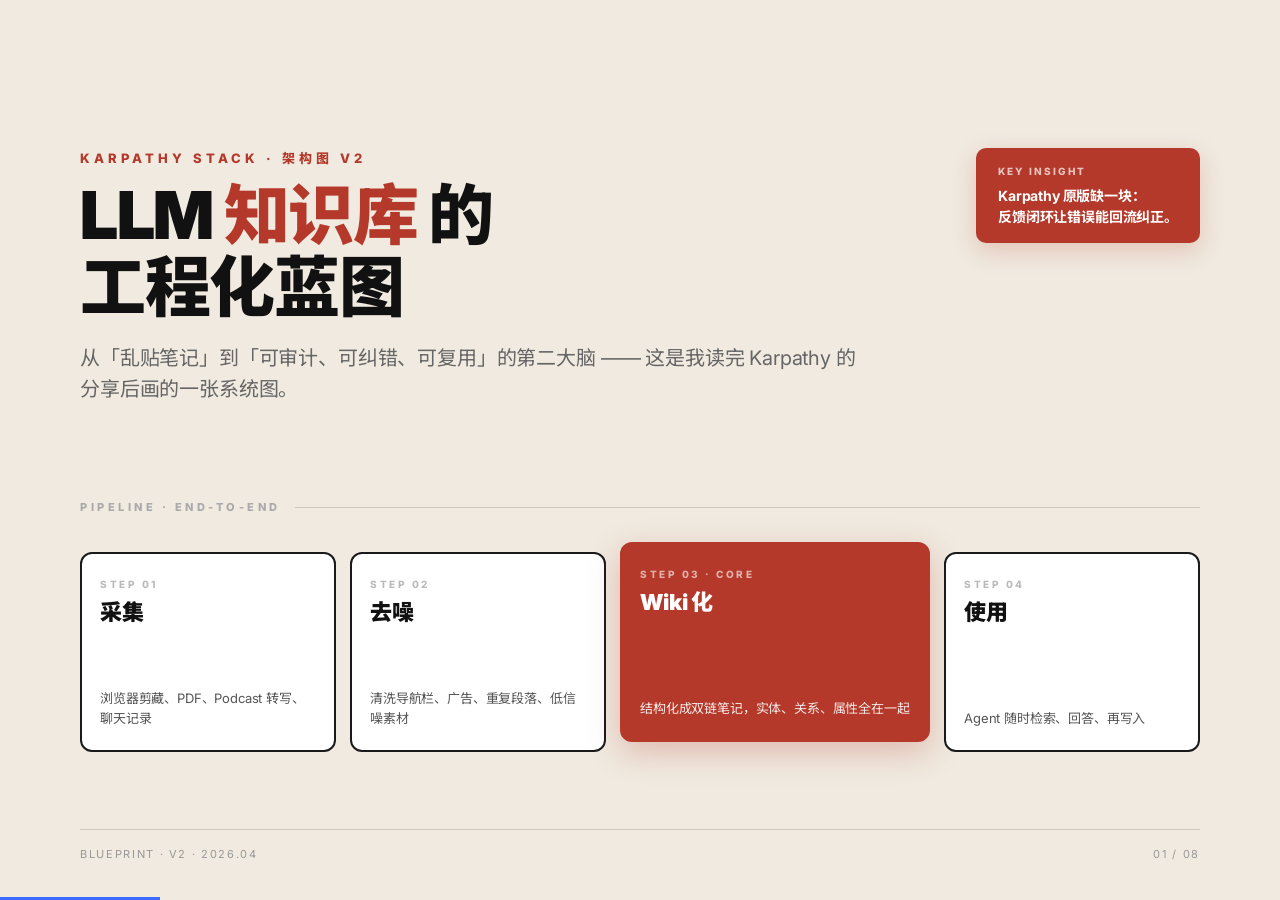
<file: .agents/skills/html-ppt/templates/full-decks/knowledge-arch-blueprint/index.html>
<!DOCTYPE html>
<html lang="zh-CN">
<head>
<meta charset="UTF-8">
<meta name="viewport" content="width=device-width, initial-scale=1">
<title>Knowledge Arch Blueprint</title>
<link rel="stylesheet" href="../../../assets/fonts.css">
<link rel="stylesheet" href="../../../assets/base.css">
<link rel="stylesheet" href="style.css">
</head>
<body class="tpl-knowledge-arch-blueprint">
<div class="deck">

  <!-- 1. COVER -->
  <section class="slide is-active">
    <div class="kb-grid-bg"></div>
    <div style="display:flex;justify-content:space-between;align-items:flex-start;gap:40px;margin-bottom:44px">
      <div>
        <div class="kb-kicker">Karpathy Stack · 架构图 v2</div>
        <h1 class="kb-h1">LLM <span class="rust">知识库</span> 的<br>工程化蓝图</h1>
        <p class="kb-sub">从「乱贴笔记」到「可审计、可纠错、可复用」的第二大脑 —— 这是我读完 Karpathy 的分享后画的一张系统图。</p>
      </div>
      <div class="kb-insight"><span class="kk">KEY INSIGHT</span>Karpathy 原版缺一块：<br>反馈闭环让错误能回流纠正。</div>
    </div>
    <div class="kb-section-label">Pipeline · End-to-end</div>
    <div class="kb-pipeline">
      <div class="kb-step"><div class="kb-step-num">STEP 01</div><div class="kb-step-title">采集</div><div class="kb-step-body">浏览器剪藏、PDF、Podcast 转写、聊天记录</div></div>
      <div class="kb-step"><div class="kb-step-num">STEP 02</div><div class="kb-step-title">去噪</div><div class="kb-step-body">清洗导航栏、广告、重复段落、低信噪素材</div></div>
      <div class="kb-step hero"><div class="kb-step-num">STEP 03 · CORE</div><div class="kb-step-title">Wiki 化</div><div class="kb-step-body">结构化成双链笔记，实体、关系、属性全在一起</div></div>
      <div class="kb-step"><div class="kb-step-num">STEP 04</div><div class="kb-step-title">使用</div><div class="kb-step-body">Agent 随时检索、回答、再写入</div></div>
    </div>
    <div class="kb-footer"><span>Blueprint · v2 · 2026.04</span><span>01 / 08</span></div>
  </section>

  <!-- 2. SECTION DIVIDER -->
  <section class="slide">
    <div class="kb-grid-bg"></div>
    <div style="margin:auto 0">
      <div class="kb-kicker">Chapter One</div>
      <h1 class="kb-h1" style="font-size:120px">为什么 <span class="rust">笔记</span><br>不够用了</h1>
      <p class="kb-sub" style="font-size:24px;margin-top:20px">当你的知识量超过记忆容量，<br>你需要的不是更多文件，而是一张<b>可导航的图</b>。</p>
    </div>
    <div class="kb-footer"><span>Section · Chapter 1</span><span>02 / 08</span></div>
  </section>

  <!-- 3. CONTENT 2-col -->
  <section class="slide">
    <div class="kb-grid-bg"></div>
    <div class="kb-kicker">Problem · Solution</div>
    <h1 class="kb-h1" style="font-size:48px">原版 vs <span class="rust">升级版</span></h1>
    <div class="kb-grid-2">
      <div class="kb-card">
        <div class="kb-kicker" style="color:#888">原版 Karpathy</div>
        <h4>一次性写入</h4>
        <p>采集 → 转写 → 存档，错了就错了。没有回路，没有修正机制，笔记越多越混乱。</p>
      </div>
      <div class="kb-card" style="background:var(--kb-rust-soft);border-color:var(--kb-rust)">
        <div class="kb-kicker">升级 v2</div>
        <h4>反馈闭环</h4>
        <p>AI 使用知识库时记录每次 miss / 幻觉 / 过期事实，自动回灌到源文件，让笔记会自我修正。</p>
      </div>
    </div>
    <div class="kb-legend">
      <div class="d"><span class="b"></span>普通节点</div>
      <div class="d"><span class="b rust"></span>核心节点 · 反馈回路入口</div>
      <div class="d">—— 数据流 &nbsp;&nbsp; ┈┈ 反馈回路</div>
    </div>
    <div class="kb-footer"><span>Content · Compare</span><span>03 / 08</span></div>
  </section>

  <!-- 4. CODE -->
  <section class="slide">
    <div class="kb-grid-bg"></div>
    <div class="kb-kicker">Implementation · Skill Manifest</div>
    <h1 class="kb-h1" style="font-size:48px">反馈回路 <span class="rust">怎么实现</span></h1>
    <p class="kb-sub">一个 100 行的 Agent Skill，把「AI 用得顺不顺」回写成 vault 的一条条修订记录。</p>
    <pre class="kb-codebox"><span class="cm"># skills/wiki-feedback/SKILL.md</span>
<span class="kw">name</span>: wiki-feedback
<span class="kw">trigger</span>: <span class="st">"after every retrieval"</span>

<span class="kw">on_hit</span>:     record(<span class="st">query, path, used=true</span>)
<span class="kw">on_miss</span>:    record(<span class="st">query, reason=</span><span class="hl">"not-in-vault"</span>)
<span class="kw">on_wrong</span>:   record(<span class="st">query, correction, path</span>)

<span class="kw">nightly</span>:
  - <span class="st">aggregate misses → suggest new notes</span>
  - <span class="st">aggregate wrongs → diff-patch old notes</span>
  - <span class="st">commit to git, open PR for human review</span></pre>
    <div class="kb-footer"><span>Content · Code</span><span>04 / 08</span></div>
  </section>

  <!-- 5. DIAGRAM - SVG feedback loop -->
  <section class="slide">
    <div class="kb-grid-bg"></div>
    <div class="kb-kicker">System Diagram</div>
    <h1 class="kb-h1" style="font-size:44px">反馈回路全貌</h1>
    <svg viewBox="0 0 1200 520" style="width:100%;max-width:1200px;margin-top:20px" xmlns="http://www.w3.org/2000/svg">
      <defs>
        <marker id="arrow" viewBox="0 0 10 10" refX="9" refY="5" markerWidth="7" markerHeight="7" orient="auto">
          <path d="M0,0 L10,5 L0,10 z" fill="#1a1a1a"/>
        </marker>
        <marker id="arrow-r" viewBox="0 0 10 10" refX="9" refY="5" markerWidth="7" markerHeight="7" orient="auto">
          <path d="M0,0 L10,5 L0,10 z" fill="#B5392A"/>
        </marker>
      </defs>
      <g font-family="Inter, sans-serif" font-size="16" font-weight="700">
        <!-- boxes -->
        <rect x="40" y="180" width="200" height="120" rx="10" fill="#fff" stroke="#1a1a1a" stroke-width="2"/>
        <text x="140" y="220" text-anchor="middle">Sources</text>
        <text x="140" y="250" text-anchor="middle" font-size="12" font-weight="400" fill="#666">web · pdf · chat</text>

        <rect x="300" y="180" width="200" height="120" rx="10" fill="#fff" stroke="#1a1a1a" stroke-width="2"/>
        <text x="400" y="220" text-anchor="middle">Clean + Split</text>
        <text x="400" y="250" text-anchor="middle" font-size="12" font-weight="400" fill="#666">defuddle / chunker</text>

        <rect x="560" y="160" width="220" height="160" rx="10" fill="#B5392A" stroke="#B5392A" stroke-width="2"/>
        <text x="670" y="210" text-anchor="middle" fill="#fff" font-size="20">Vault (Wiki)</text>
        <text x="670" y="240" text-anchor="middle" font-size="12" font-weight="400" fill="rgba(255,255,255,.8)">markdown · links</text>
        <text x="670" y="262" text-anchor="middle" font-size="12" font-weight="400" fill="rgba(255,255,255,.8)">bases · canvas</text>

        <rect x="840" y="180" width="200" height="120" rx="10" fill="#fff" stroke="#1a1a1a" stroke-width="2"/>
        <text x="940" y="220" text-anchor="middle">Agent Use</text>
        <text x="940" y="250" text-anchor="middle" font-size="12" font-weight="400" fill="#666">retrieve / answer</text>

        <!-- forward arrows -->
        <line x1="245" y1="240" x2="295" y2="240" stroke="#1a1a1a" stroke-width="2" marker-end="url(#arrow)"/>
        <line x1="505" y1="240" x2="555" y2="240" stroke="#1a1a1a" stroke-width="2" marker-end="url(#arrow)"/>
        <line x1="785" y1="240" x2="835" y2="240" stroke="#1a1a1a" stroke-width="2" marker-end="url(#arrow)"/>

        <!-- feedback dashed -->
        <path d="M 940 180 Q 940 80, 670 80 Q 400 80, 400 180" fill="none" stroke="#B5392A" stroke-width="2" stroke-dasharray="6 6" marker-end="url(#arrow-r)"/>
        <rect x="580" y="58" width="180" height="30" rx="6" fill="#F0EAE0" stroke="#B5392A" stroke-width="1"/>
        <text x="670" y="78" text-anchor="middle" fill="#B5392A" font-size="12">FEEDBACK · wrong / miss</text>

        <!-- bottom feedback to sources -->
        <path d="M 940 300 Q 940 420, 670 420 Q 140 420, 140 300" fill="none" stroke="#B5392A" stroke-width="2" stroke-dasharray="6 6" marker-end="url(#arrow-r)"/>
        <rect x="560" y="400" width="220" height="30" rx="6" fill="#F0EAE0" stroke="#B5392A" stroke-width="1"/>
        <text x="670" y="420" text-anchor="middle" fill="#B5392A" font-size="12">NIGHTLY · suggest new sources</text>
      </g>
    </svg>
    <div class="kb-footer"><span>Diagram · Feedback Loop</span><span>05 / 08</span></div>
  </section>

  <!-- 6. STATS -->
  <section class="slide">
    <div class="kb-grid-bg"></div>
    <div class="kb-kicker">After 6 Months</div>
    <h1 class="kb-h1" style="font-size:44px">升级版 <span class="rust">跑了半年</span> 的数据</h1>
    <div style="display:grid;grid-template-columns:1.3fr 1fr 1fr;gap:24px;margin-top:28px;align-items:center">
      <div style="text-align:center"><div class="kb-big-num">13</div><p style="font-size:14px;color:#666;margin-top:6px;letter-spacing:.1em;text-transform:uppercase">关键优化项 · 全部落地</p></div>
      <div class="kb-card"><h4 style="color:var(--kb-rust)">-62%</h4><p>幻觉率（相比无反馈回路版本）</p></div>
      <div class="kb-card"><h4 style="color:var(--kb-rust)">+4.1×</h4><p>单次检索命中率</p></div>
    </div>
    <div class="kb-grid-2" style="margin-top:18px">
      <div class="kb-card"><h4>自动修订 227 条</h4><p>其中 189 条被人工批准合并，38 条被拒绝（数据已归档）。</p></div>
      <div class="kb-card"><h4>新增笔记 412 篇</h4><p>从 miss 日志聚类而来，每篇都有来源追溯。</p></div>
    </div>
    <div class="kb-footer"><span>Content · Stats</span><span>06 / 08</span></div>
  </section>

  <!-- 7. CTA -->
  <section class="slide">
    <div class="kb-grid-bg"></div>
    <div class="kb-kicker">Next Step</div>
    <h1 class="kb-h1" style="font-size:60px">开始你的 <span class="rust">Wiki v2</span></h1>
    <p class="kb-sub">不用重写所有笔记。先接一条回路，让 AI 的每次使用都在「改好」你的 vault。</p>
    <div class="kb-pipeline">
      <div class="kb-step"><div class="kb-step-num">TONIGHT</div><div class="kb-step-title">装 Skill</div><div class="kb-step-body">pnpm i -g @lewis/wiki-feedback</div></div>
      <div class="kb-step"><div class="kb-step-num">DAY 2</div><div class="kb-step-title">跑 7 天</div><div class="kb-step-body">观察 miss log 自动累积</div></div>
      <div class="kb-step hero"><div class="kb-step-num">DAY 8 · CORE</div><div class="kb-step-title">第一次审 PR</div><div class="kb-step-body">花 15 分钟 review 自动生成的修订</div></div>
      <div class="kb-step"><div class="kb-step-num">MONTH 1</div><div class="kb-step-title">开始信它</div><div class="kb-step-body">你的 vault 会变成活的</div></div>
    </div>
    <div class="kb-footer"><span>CTA</span><span>07 / 08</span></div>
  </section>

  <!-- 8. THANKS -->
  <section class="slide">
    <div class="kb-grid-bg"></div>
    <div style="margin:auto 0;text-align:center">
      <div class="kb-kicker">END · blueprint v2</div>
      <h1 class="kb-h1" style="font-size:140px;margin-top:24px">谢谢 <span class="rust">·</span> thanks</h1>
      <p class="kb-sub" style="margin:0 auto;font-size:22px">图纸、Skill、笔记模板都在 <b>github.com/lewis/karpathy-wiki-v2</b></p>
    </div>
    <div class="kb-footer"><span>End of deck</span><span>08 / 08</span></div>
  </section>

</div>
<script src="../../../assets/runtime.js"></script>
</body>
</html>
</file>
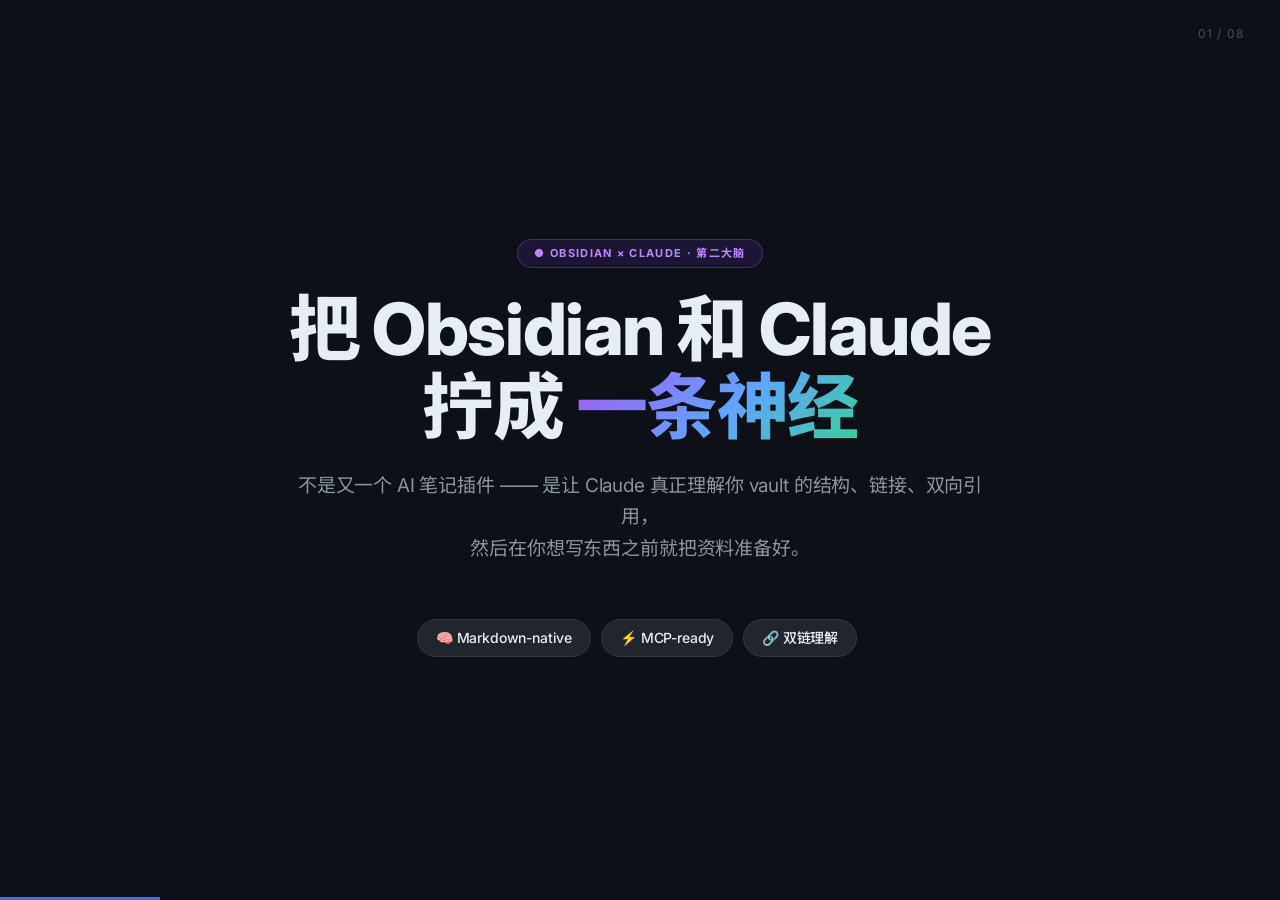
<file: .agents/skills/html-ppt/templates/full-decks/obsidian-claude-gradient/index.html>
<!DOCTYPE html>
<html lang="zh-CN">
<head>
<meta charset="UTF-8">
<meta name="viewport" content="width=device-width, initial-scale=1">
<title>Obsidian × Claude Gradient</title>
<link rel="stylesheet" href="../../../assets/fonts.css">
<link rel="stylesheet" href="../../../assets/base.css">
<link rel="stylesheet" href="style.css">
</head>
<body class="tpl-obsidian-claude-gradient">
<div class="deck">

  <!-- 1. COVER -->
  <section class="slide is-active">
    <div class="oc-cbg"></div>
    <div class="oc-cgrid"></div>
    <div class="oc-snum">01 / 08</div>
    <div class="oc-tag">● OBSIDIAN × CLAUDE · 第二大脑</div>
    <h1 class="oc-h1">把 Obsidian 和 Claude<br>拧成 <span class="oc-g">一条神经</span></h1>
    <p class="oc-sub">不是又一个 AI 笔记插件 —— 是让 Claude 真正理解你 vault 的结构、链接、双向引用，<br>然后在你想写东西之前就把资料准备好。</p>
    <div style="margin-top:32px">
      <span class="oc-pill">🧠 Markdown-native</span>
      <span class="oc-pill">⚡ MCP-ready</span>
      <span class="oc-pill">🔗 双链理解</span>
    </div>
  </section>

  <!-- 2. SECTION -->
  <section class="slide">
    <div class="oc-cbg"></div>
    <div class="oc-cgrid"></div>
    <div class="oc-snum">02 / 08</div>
    <div class="oc-tag">● CHAPTER 01</div>
    <h1 class="oc-h1" style="font-size:110px">Why <span class="oc-g">not</span> Notion?</h1>
    <p class="oc-sub">当你的知识多到会互相引用时，<br>「文件夹」就不够了，「数据库」也不是答案。</p>
  </section>

  <!-- 3. CONTENT — compare cards -->
  <section class="slide">
    <div class="oc-cbg"></div>
    <div class="oc-cgrid"></div>
    <div class="oc-snum">03 / 08</div>
    <div class="oc-tag">● COMPARE</div>
    <h2 class="oc-h2">Notion vs <span class="oc-g">Obsidian</span> · 对 AI 友好度</h2>
    <div class="oc-grid-2">
      <div class="oc-card">
        <span class="oc-badge oc-bb">NOTION</span>
        <h4 style="font-size:20px;margin-bottom:10px">数据库原生</h4>
        <p style="color:var(--oc-dim);font-size:14px;line-height:1.65">适合结构化任务、团队协作，但是——<br>• AI 要走 API，拿不到实时全文<br>• 嵌套块结构复杂，token 成本高<br>• 本地化差，没法当长期记忆</p>
      </div>
      <div class="oc-card" style="border-color:rgba(168,85,247,.35);background:rgba(124,58,237,.05)">
        <span class="oc-badge oc-bp">OBSIDIAN</span>
        <h4 style="font-size:20px;margin-bottom:10px">纯 Markdown + 双链</h4>
        <p style="color:var(--oc-dim);font-size:14px;line-height:1.65">对 AI 天生友好 ——<br>• 所有东西就是文件，Claude 直接读<br>• 双链 = 天然 graph，抽实体几乎零成本<br>• 离线、可 git、可 diff、可回滚</p>
      </div>
    </div>
    <div class="oc-hl" style="margin-top:26px">💡 <b>关键洞察：</b>AI 不需要「更聪明的数据库」，它需要「能被它自己读懂的文件系统」。</div>
  </section>

  <!-- 4. STEPS -->
  <section class="slide">
    <div class="oc-cbg"></div>
    <div class="oc-cgrid"></div>
    <div class="oc-snum">04 / 08</div>
    <div class="oc-tag">● SETUP · 4 STEPS</div>
    <h2 class="oc-h2">从 0 到第一次「AI 写笔记」</h2>
    <div class="oc-steps">
      <div class="oc-step"><div class="oc-sn">1</div><div class="oc-sc"><h4>装 Obsidian + 开 Local REST API 插件</h4><p>社区插件，一个勾就开。它让外部进程能 read/write 你的 vault。</p></div></div>
      <div class="oc-step"><div class="oc-sn">2</div><div class="oc-sc"><h4>接 Claude Desktop + obsidian-mcp server</h4><p>MCP 一个配置文件就能接，token 填 vault 的 api key。</p></div></div>
      <div class="oc-step"><div class="oc-sn">3</div><div class="oc-sc"><h4>装 5 个 obsidian-skills</h4><p>markdown / bases / canvas / cli / defuddle —— 让 Claude 知道怎么正确使用 Obsidian。</p></div></div>
      <div class="oc-step"><div class="oc-sn">4</div><div class="oc-sc"><h4>让 Claude 自己整理一次</h4><p>「帮我把最近 10 篇笔记里的重复概念合并，生成一张新的 MOC」—— 90 秒出结果。</p></div></div>
    </div>
  </section>

  <!-- 5. CODE -->
  <section class="slide">
    <div class="oc-cbg"></div>
    <div class="oc-cgrid"></div>
    <div class="oc-snum">05 / 08</div>
    <div class="oc-tag">● MCP CONFIG</div>
    <h2 class="oc-h2">claude_desktop_config.json</h2>
    <pre class="oc-code"><span class="cm">// ~/Library/Application Support/Claude/claude_desktop_config.json</span>
{
  <span class="cc">"mcpServers"</span>: {
    <span class="cc">"obsidian"</span>: {
      <span class="cc">"command"</span>: <span class="cs">"npx"</span>,
      <span class="cc">"args"</span>: [<span class="cs">"-y"</span>, <span class="cs">"@modelcontextprotocol/server-obsidian"</span>],
      <span class="cc">"env"</span>: {
        <span class="cc">"OBSIDIAN_API_KEY"</span>: <span class="cs">"xxxxxxxxxxxxxxxx"</span>,
        <span class="cc">"OBSIDIAN_HOST"</span>: <span class="cs">"http://127.0.0.1:27123"</span>
      }
    }
  }
}</pre>
    <p class="oc-sub" style="margin-top:18px">重启 Claude Desktop，输入 <b style="color:var(--oc-accent3)">/mcp</b>，你会看到 obsidian 已连。</p>
  </section>

  <!-- 6. STATS -->
  <section class="slide">
    <div class="oc-cbg"></div>
    <div class="oc-cgrid"></div>
    <div class="oc-snum">06 / 08</div>
    <div class="oc-tag">● 3 MONTHS IN</div>
    <h2 class="oc-h2">跑了 90 天，我的 <span class="oc-g">vault 数据</span></h2>
    <div class="oc-grid-3" style="margin-top:28px">
      <div class="oc-card" style="text-align:center"><div class="oc-big oc-g" style="font-size:80px">1,842</div><p style="color:var(--oc-dim);margin-top:8px;font-size:13px">notes in vault</p></div>
      <div class="oc-card" style="text-align:center"><div class="oc-big oc-g" style="font-size:80px">6.3k</div><p style="color:var(--oc-dim);margin-top:8px;font-size:13px">backlinks (由 AI 自动补)</p></div>
      <div class="oc-card" style="text-align:center"><div class="oc-big oc-g" style="font-size:80px">-74%</div><p style="color:var(--oc-dim);margin-top:8px;font-size:13px">找资料平均耗时</p></div>
    </div>
    <div class="oc-hl" style="margin-top:26px">最大收益不是「AI 帮我写」，而是「AI 帮我把旧笔记重新连起来」—— 每周 30 分钟，vault 就会主动生长。</div>
  </section>

  <!-- 7. QUOTE / CTA -->
  <section class="slide">
    <div class="oc-cbg"></div>
    <div class="oc-cgrid"></div>
    <div class="oc-snum">07 / 08</div>
    <div class="oc-tag">● CTA · 今晚可以做</div>
    <div class="oc-quote">
      <blockquote>不要再找「AI 笔记应用」了。<br>你要的是一个 <span class="oc-g">文件夹 + 一条神经</span>。</blockquote>
      <div class="attr">— 我自己，用了 90 天后</div>
    </div>
    <div style="margin-top:36px">
      <span class="oc-pill">⬇ obsidian.md</span>
      <span class="oc-pill">⬇ Claude Desktop</span>
      <span class="oc-pill">⬇ obsidian-mcp</span>
      <span class="oc-pill">⬇ obsidian-skills × 5</span>
    </div>
  </section>

  <!-- 8. THANKS -->
  <section class="slide">
    <div class="oc-cbg"></div>
    <div class="oc-cgrid"></div>
    <div class="oc-snum">08 / 08</div>
    <div class="oc-big oc-g">Thanks.</div>
    <p class="oc-sub" style="margin-top:26px">配置模板、skill manifest、我的 vault 结构图都在 <b style="color:var(--oc-accent3)">github.com/lewis/obsidian-claude</b></p>
  </section>

</div>
<script src="../../../assets/runtime.js"></script>
</body>
</html>
</file>
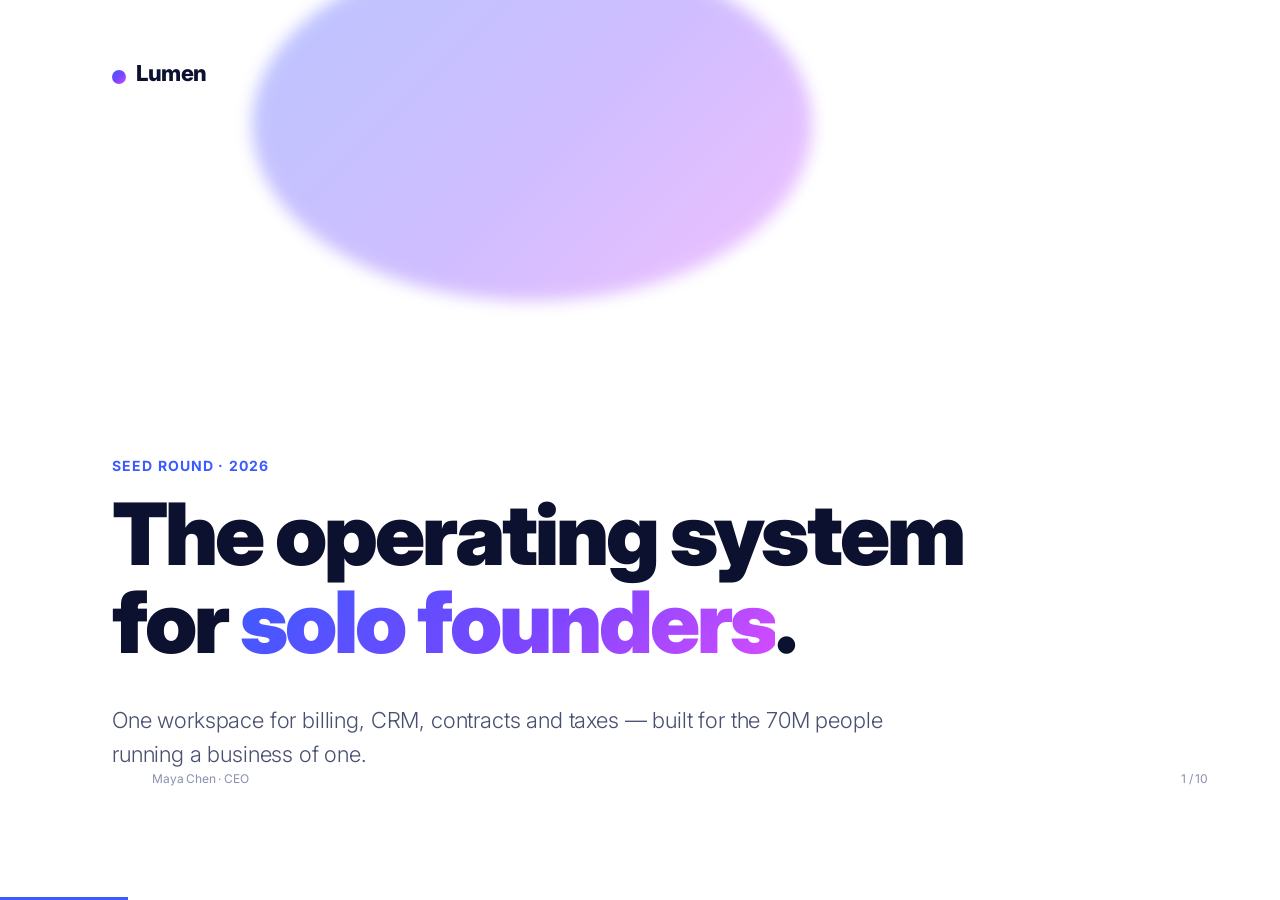
<file: .agents/skills/html-ppt/templates/full-decks/pitch-deck/index.html>
<!DOCTYPE html>
<html lang="en">
<head>
<meta charset="utf-8"><meta name="viewport" content="width=device-width,initial-scale=1">
<title>Lumen · Pitch Deck</title>
<link rel="stylesheet" href="../../../assets/fonts.css">
<link rel="stylesheet" href="../../../assets/base.css">
<link rel="stylesheet" href="../../../assets/animations/animations.css">
<link rel="stylesheet" href="style.css">
</head>
<body class="tpl-pitch-deck">
<div class="deck">

  <!-- 1. Cover -->
  <section class="slide" data-title="Cover">
    <div class="cover-bg"></div>
    <div class="cover-blob"></div>
    <div style="position:absolute;top:56px;left:112px"><span class="brand-dot"></span><span class="brand">Lumen</span></div>
    <p class="kicker">Seed round · 2026</p>
    <h1 class="h1 anim-fade-up" data-anim="fade-up">The operating system<br>for <span class="gradient-text">solo founders</span>.</h1>
    <p class="lede mt-m">One workspace for billing, CRM, contracts and taxes — built for the 70M people running a business of one.</p>
    <div class="deck-footer"><span>Maya Chen · CEO</span><span class="slide-number" data-current="1" data-total="10"></span></div>
  </section>

  <!-- 2. Problem -->
  <section class="slide" data-title="Problem">
    <span class="section-num">01</span>
    <p class="num-tag">PROBLEM</p>
    <h2 class="h2 mt-s">Solo founders duct-tape<br>7+ tools to stay alive.</h2>
    <div class="grid g3 mt-l">
      <div class="card"><h4>Fragmentation</h4><p class="dim">Stripe, QuickBooks, HubSpot, DocuSign, Notion, Gusto, a spreadsheet. Nothing talks.</p></div>
      <div class="card"><h4>$480/mo wasted</h4><p class="dim">Average solo founder pays for 9 SaaS seats they only half-use.</p></div>
      <div class="card"><h4>14 hrs / week lost</h4><p class="dim">Copy-pasting between tools instead of selling.</p></div>
    </div>
  </section>

  <!-- 3. Solution -->
  <section class="slide" data-title="Solution">
    <span class="section-num">02</span>
    <p class="num-tag">SOLUTION</p>
    <h2 class="h2 mt-s">Lumen is <span class="gradient-text">one spine</span><br>for the business of one.</h2>
    <p class="lede mt-m">Invoice a client → the payment lands → the tax is reserved → the contract is filed → your dashboard updates. In one app. Without plumbing.</p>
    <div class="row mt-l">
      <span class="pill pill-accent">Billing</span>
      <span class="pill pill-accent">CRM</span>
      <span class="pill pill-accent">Contracts</span>
      <span class="pill pill-accent">Taxes</span>
      <span class="pill pill-accent">Banking</span>
    </div>
  </section>

  <!-- 4. Product -->
  <section class="slide" data-title="Product">
    <span class="section-num">03</span>
    <p class="num-tag">PRODUCT</p>
    <h2 class="h2 mt-s">Built around "jobs to be done".</h2>
    <div class="grid g2 mt-l">
      <div class="card card-hover"><h4>Get paid</h4><p class="dim">Invoices, subscriptions and Stripe/Wise payouts with a single click. ACH, card, wire, crypto.</p></div>
      <div class="card card-hover"><h4>Stay legal</h4><p class="dim">E-sign contracts from templates. Auto-file 1099s and quarterly estimates.</p></div>
      <div class="card card-hover"><h4>Sell smarter</h4><p class="dim">Lead inbox, pipeline, email sequences. No separate CRM.</p></div>
      <div class="card card-hover"><h4>See the business</h4><p class="dim">Live P&amp;L, runway, top customers, churn. One dashboard, zero spreadsheets.</p></div>
    </div>
  </section>

  <!-- 5. Market -->
  <section class="slide" data-title="Market">
    <span class="section-num">04</span>
    <p class="num-tag">MARKET</p>
    <h2 class="h2 mt-s">A very big small business.</h2>
    <div class="grid g3 mt-l">
      <div class="metric"><div class="n">73M</div><div class="l">solo businesses in the US + EU</div></div>
      <div class="metric"><div class="n">$186B</div><div class="l">TAM · horizontal SaaS spend</div></div>
      <div class="metric"><div class="n">9.4%</div><div class="l">CAGR through 2030</div></div>
    </div>
    <p class="lede mt-l">Creators, consultants, indie devs, coaches, freelancers — the fastest-growing segment of the workforce, and the most under-served by tooling.</p>
  </section>

  <!-- 6. Business model -->
  <section class="slide" data-title="Business Model">
    <span class="section-num">05</span>
    <p class="num-tag">BUSINESS MODEL</p>
    <h2 class="h2 mt-s">Flat SaaS + payment rake.</h2>
    <div class="grid g3 mt-l">
      <div class="card"><h4>Starter</h4><div class="metric mt-s"><div class="n" style="font-size:56px">$29</div><div class="l">/ month · core billing + CRM</div></div></div>
      <div class="card card-accent"><h4>Pro</h4><div class="metric mt-s"><div class="n" style="font-size:56px">$79</div><div class="l">/ month · contracts, taxes, banking</div></div></div>
      <div class="card"><h4>+ Payments</h4><div class="metric mt-s"><div class="n" style="font-size:56px">0.4%</div><div class="l">interchange rake on processed volume</div></div></div>
    </div>
    <p class="dim mt-l">Blended LTV $1,920 · CAC payback 5 months at current funnel.</p>
  </section>

  <!-- 7. Traction -->
  <section class="slide" data-title="Traction">
    <span class="section-num">06</span>
    <p class="num-tag">TRACTION</p>
    <h2 class="h2 mt-s">6 months, growing 38% MoM.</h2>
    <div class="traction-bar mt-l">
      <div class="bar" style="height:18%"><em>$6k</em><span>Oct</span></div>
      <div class="bar" style="height:30%"><em>$11k</em><span>Nov</span></div>
      <div class="bar" style="height:44%"><em>$17k</em><span>Dec</span></div>
      <div class="bar" style="height:62%"><em>$26k</em><span>Jan</span></div>
      <div class="bar" style="height:82%"><em>$38k</em><span>Feb</span></div>
      <div class="bar" style="height:100%"><em>$54k</em><span>Mar</span></div>
    </div>
    <p class="dim mt-l" style="margin-top:48px">2,140 paying customers · NPS 72 · Net retention 118%</p>
  </section>

  <!-- 8. Team -->
  <section class="slide" data-title="Team">
    <span class="section-num">07</span>
    <p class="num-tag">TEAM</p>
    <h2 class="h2 mt-s">Shipped at scale before.</h2>
    <div class="grid g3 mt-l">
      <div class="card team-card"><div class="avatar">MC</div><h4>Maya Chen</h4><p class="dim">CEO · ex-Stripe billing lead. 8 yrs in payments.</p></div>
      <div class="card team-card"><div class="avatar">RP</div><h4>Raj Patel</h4><p class="dim">CTO · ex-Linear. Built multiplayer sync at 10M users.</p></div>
      <div class="card team-card"><div class="avatar">EK</div><h4>Elena Kim</h4><p class="dim">Head of Design · ex-Notion. Shipped the mobile relaunch.</p></div>
    </div>
  </section>

  <!-- 9. Ask -->
  <section class="slide" data-title="The Ask">
    <p class="num-tag">THE ASK</p>
    <div class="ask-box mt-m">
      <h2 class="h2">Raising $4.5M seed.</h2>
      <p class="lede" style="color:rgba(255,255,255,.9);max-width:60ch">18 months of runway to reach $3M ARR. 40% engineering, 35% growth, 15% compliance/banking licenses, 10% runway buffer.</p>
      <div class="row mt-l" style="gap:40px">
        <div><div style="font-size:44px;font-weight:900">$4.5M</div><div class="dim">SAFE · post-money cap $28M</div></div>
        <div><div style="font-size:44px;font-weight:900">18 mo</div><div class="dim">runway to Series A</div></div>
        <div><div style="font-size:44px;font-weight:900">$3M</div><div class="dim">ARR target by close</div></div>
      </div>
    </div>
  </section>

  <!-- 10. Thanks -->
  <section class="slide center tc" data-title="Thanks">
    <div class="cover-bg"></div>
    <div>
      <div class="mega">Thanks.</div>
      <p class="mega-sub">maya@lumen.app · lumen.app/investors</p>
      <div class="row mt-l" style="justify-content:center;gap:24px">
        <span class="pill pill-accent">Let's talk</span>
        <span class="pill">Deck v4.2 · Apr 2026</span>
      </div>
    </div>
  </section>

</div>
<script src="../../../assets/runtime.js"></script>
</body></html>
</file>
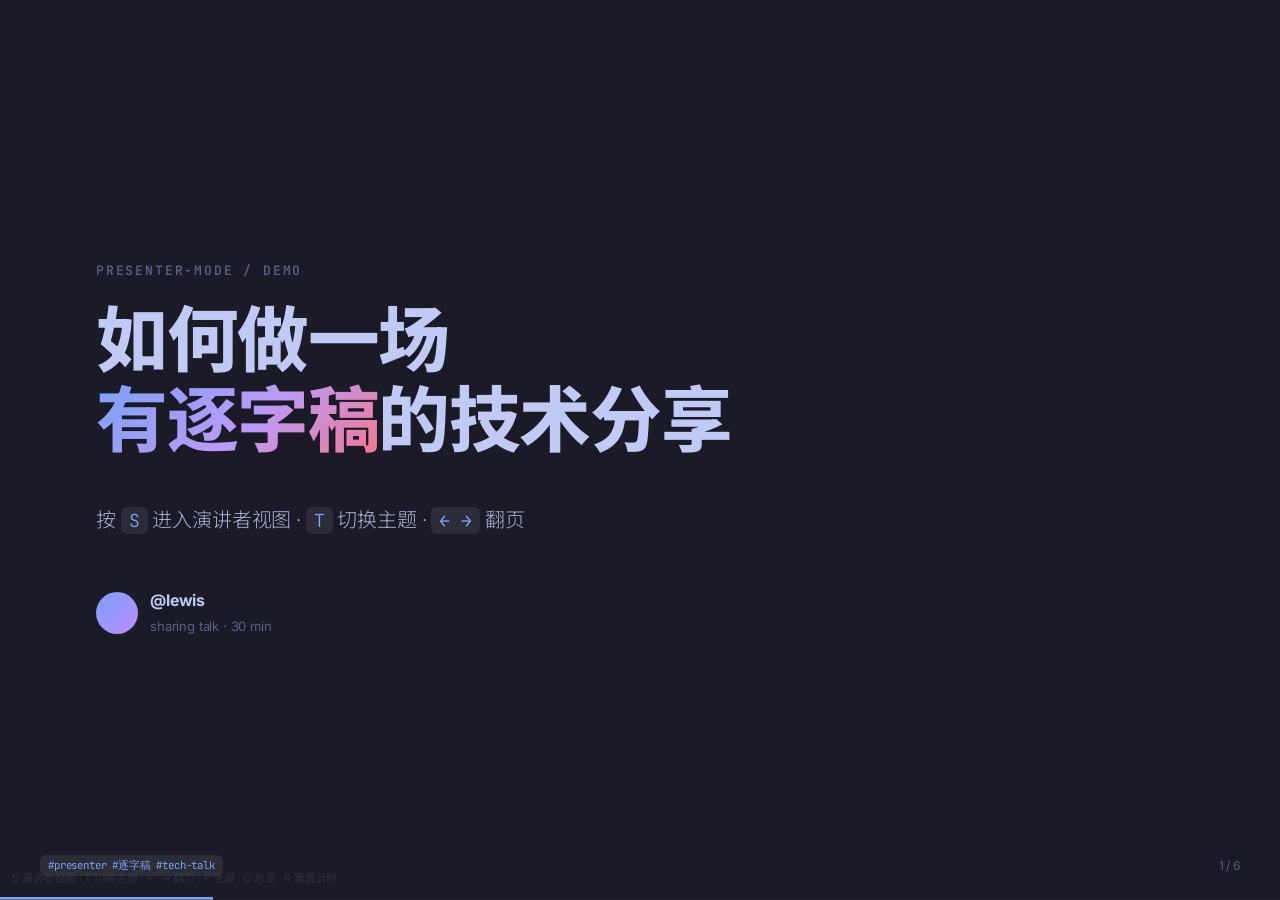
<file: .agents/skills/html-ppt/templates/full-decks/presenter-mode-reveal/index.html>
<!DOCTYPE html>
<html lang="zh-CN" data-themes="tokyo-night,dracula,catppuccin-mocha,nord,corporate-clean">
<head>
<meta charset="utf-8">
<meta name="viewport" content="width=device-width,initial-scale=1">
<title>演讲者模式示例 · Presenter Mode Deck</title>
<link rel="stylesheet" href="../../../assets/fonts.css">
<link rel="stylesheet" href="../../../assets/base.css">
<link rel="stylesheet" id="theme-link" href="../../../assets/themes/tokyo-night.css">
<link rel="stylesheet" href="../../../assets/animations/animations.css">
<link rel="stylesheet" href="style.css">
</head>
<body class="tpl-presenter-mode-reveal">
<div class="deck">

  <!-- ============ 1. COVER ============ -->
  <section class="slide" data-title="Cover">
    <p class="kicker">presenter-mode / demo</p>
    <h1 class="h1 anim-fade-up" data-anim="fade-up">如何做一场<br><span style="background:var(--grad);-webkit-background-clip:text;background-clip:text;color:transparent">有逐字稿</span>的技术分享</h1>
    <p class="lede mt-m">按 <span class="mono">S</span> 进入演讲者视图 · <span class="mono">T</span> 切换主题 · <span class="mono">← →</span> 翻页</p>
    <div class="speaker">
      <div class="av"></div>
      <div><b>@lewis</b><span>sharing talk · 30 min</span></div>
    </div>
    <div class="deck-footer">
      <span class="mono">#presenter #逐字稿 #tech-talk</span>
      <span class="slide-number" data-current="1" data-total="6"></span>
    </div>
    <aside class="notes">
      <p>大家好，欢迎来到今天的技术分享。我是 lewis，今天想跟大家聊一个很多人忽略但其实非常影响演讲效果的话题——<strong>如何让一场技术分享既有深度，又讲得不卡壳</strong>。</p>
      <p>在正式开始之前，先跟大家介绍一下这份 deck 本身：这是一个支持<em>演讲者模式</em>的 HTML 幻灯片模板。现在你们看到的是观众视图，但我自己的屏幕上看到的是完全不一样的东西——当前页、下一页、完整逐字稿、计时器，全在一块屏幕上。</p>
      <p>为什么我要专门做这个？因为我发现自己做技术分享时最大的痛点不是 PPT 不够好看，而是<strong>讲到某一页突然不知道该说什么，或者忘了过渡怎么接</strong>。今天这份分享既是内容本身，也是个演示——我会一直开着演讲者模式讲，你们可以观察我讲得有多流畅。</p>
      <p>今天分享大概 30 分钟，分 5 个部分。有问题随时打断。Let's go.</p>
    </aside>
  </section>

  <!-- ============ 2. AGENDA ============ -->
  <section class="slide" data-title="Agenda">
    <p class="kicker">agenda</p>
    <h2 class="h2">今天要讲的 5 件事</h2>
    <div class="stack mt-l">
      <div class="agenda-row"><span class="num">01</span><span class="t">为什么 PPT 本身做得好还不够</span><span class="d">~5min</span></div>
      <div class="agenda-row"><span class="num">02</span><span class="t">演讲者模式到底该有哪些信息</span><span class="d">~6min</span></div>
      <div class="agenda-row"><span class="num">03</span><span class="t">逐字稿怎么写才不像念稿</span><span class="d">~8min</span></div>
      <div class="agenda-row"><span class="num">04</span><span class="t">Live demo · html-ppt skill 怎么用</span><span class="d">~8min</span></div>
      <div class="agenda-row"><span class="num">05</span><span class="t">Takeaways + Q&amp;A</span><span class="d">~3min</span></div>
    </div>
    <aside class="notes">
      <p>先过一下今天的议程。</p>
      <p>第一部分我想先说服你们<strong>"PPT 做得漂亮≠讲得好"</strong>。我见过太多很精致的 deck，但讲的人一上去就开始 "嗯…这个…就是…"。</p>
      <p>第二部分聊演讲者视图。业界的产品其实差别蛮大的，Keynote、PowerPoint、reveal.js 都有各自的方案，但真正好用的设计逻辑是什么，我会给出我的答案。</p>
      <p>第三部分是今天的<em>核心</em>——逐字稿。很多人以为逐字稿就是把要说的话一字不差写下来，错。逐字稿的目的是让你<strong>"看一眼就接得上"</strong>，写法完全不一样。</p>
      <p>第四部分会现场 demo 我自己用的 html-ppt skill，展示如何 30 分钟出一份带逐字稿的 deck。</p>
      <p>最后收尾 + 答疑。</p>
      <p>OK，进入第一部分。</p>
    </aside>
  </section>

  <!-- ============ 3. PROBLEM ============ -->
  <section class="slide" data-title="Problem">
    <p class="kicker">// part 01 · problem</p>
    <h2 class="h2">做 PPT 和讲 PPT，<br>是<span class="accent">两件事</span>。</h2>
    <div class="grid g3 mt-l">
      <div class="card card-accent">
        <h4>✅ PPT 做得好</h4>
        <p class="dim">主题统一、排版干净、图表清晰、动效克制。这些是"静态作品"的质量。</p>
      </div>
      <div class="card card-accent">
        <h4>❌ 讲得好</h4>
        <p class="dim">逻辑连贯、语速稳定、不 "嗯啊"、能接住问题、能当场调整节奏。</p>
      </div>
      <div class="card card-accent">
        <h4>💡 差别在哪</h4>
        <p class="dim">前者是<strong>纸上功夫</strong>，后者需要你<strong>"看一眼幻灯片就知道下句话说什么"</strong>。</p>
      </div>
    </div>
    <aside class="notes">
      <p>我先抛一个可能有争议的观点——<strong>做 PPT 和讲 PPT 是两件完全不同的事</strong>。</p>
      <p>大家看左边这张卡片，"PPT 做得好" 意味着什么？主题统一、排版干净、图表清晰、动效克制——这些都是<em>静态作品</em>的质量标准，可以离线评判。</p>
      <p>但中间这张卡片就不一样了："讲得好" 意味着逻辑连贯、语速稳定、不卡壳、能接住提问、能根据现场反应调整节奏——这些是<strong>临场能力</strong>，跟 PPT 好不好看基本没关系。</p>
      <p>最关键的是右边这句话——讲得好的人，本质上是"<strong>看一眼幻灯片就知道下句话说什么</strong>"。这个能力靠什么？不是背稿，也不是即兴发挥，而是靠<em>合理设计的提词器系统</em>。</p>
      <p>今天接下来 25 分钟，我就是围绕这个核心问题展开的。</p>
    </aside>
  </section>

  <!-- ============ 4. SOLUTION ============ -->
  <section class="slide" data-title="Presenter View">
    <p class="kicker">// part 02 · presenter view</p>
    <h2 class="h2">演讲者视图应该有<span class="accent">四块信息</span></h2>
    <div class="grid g2 mt-l">
      <div>
        <div class="feature-row"><span class="num blue">①</span><div><b>当前页大图</b><p class="dim">占视图一半以上，保证你能扫一眼就知道观众现在看到什么。</p></div></div>
        <div class="feature-row"><span class="num green">②</span><div><b>下一页预览</b><p class="dim">帮你提前准备过渡句，避免"下一页我忘了讲什么了"。</p></div></div>
      </div>
      <div>
        <div class="feature-row"><span class="num orange">③</span><div><b>逐字稿区域</b><p class="dim">大字号、高对比度、支持滚动，这才是演讲者真正在看的东西。</p></div></div>
        <div class="feature-row"><span class="num purple">④</span><div><b>计时器 + 页码</b><p class="dim">知道自己讲了多久、还剩几页，节奏全凭这个。</p></div></div>
      </div>
    </div>
    <aside class="notes">
      <p>演讲者模式应该给你四块信息。我按重要性排序。</p>
      <p>第一块，<strong>当前页大图</strong>。这个必须占据视图一半以上空间，因为它是你跟观众的"同步锚"——观众看到什么，你脑子里也得是什么。</p>
      <p>第二块，<strong>下一页预览</strong>。这个很多人不理解为什么要放，我解释一下：演讲最卡的瞬间不是讲某一页，而是<em>翻到下一页的那 2 秒</em>。如果你提前看到下一页长什么样，过渡句自然就有了。</p>
      <p>第三块，<strong>逐字稿区域</strong>——这是今天的重点，下一部分我会专门讲。这里先说一个硬性要求：字号必须大、对比度必须高、必须能滚动。因为你讲的时候<em>只有余光瞄一下</em>，字小了根本来不及读。</p>
      <p>第四块，<strong>计时器和页码</strong>。知道自己讲了多久、还剩几页——节奏感全靠它。Keynote 做得最好，reveal.js 默认不够清楚。</p>
      <p>这四块缺一不可。今天这个 deck 我把这四块都做出来了，按 S 大家可以试试。</p>
    </aside>
  </section>

  <!-- ============ 5. SCRIPT ============ -->
  <section class="slide" data-title="Script">
    <p class="kicker">// part 03 · script</p>
    <h2 class="h2">逐字稿的<span class="accent">3 条铁律</span></h2>
    <div class="stack mt-l">
      <div class="rule-row">
        <span class="num red">01</span>
        <div>
          <b>不是一字不差的讲稿，是<span class="accent">"提示信号"</span></b>
          <p class="dim">把要讲的核心点加粗，把过渡句单独成段，把数据和名字列清楚——<em>让你看一眼就接得上</em>。</p>
        </div>
      </div>
      <div class="rule-row">
        <span class="num red">02</span>
        <div>
          <b>每页 <span class="accent">150–300 字</span>，不多不少</b>
          <p class="dim">少于 150 字提示不够，多于 300 字你没时间读。按 2–3 分钟/页的节奏控制。</p>
        </div>
      </div>
      <div class="rule-row">
        <span class="num red">03</span>
        <div>
          <b>用<span class="accent">口语</span>写，不用书面语</b>
          <p class="dim">"因此" → "所以"；"该方案" → "这个方案"。写的时候读一遍，听起来像说话才对。</p>
        </div>
      </div>
    </div>
    <aside class="notes">
      <p>进入最核心的一部分——逐字稿怎么写。我总结了 3 条铁律。</p>
      <p><strong>第一条，逐字稿不是讲稿</strong>。很多人一听"逐字稿"就以为要把每句话一字不差写下来。错。如果你照着稿念，观众会立刻看出来，信任感瞬间崩塌。</p>
      <p>逐字稿的真实作用是<em>"提示信号"</em>——把核心要点加粗，把过渡句单独成段，把数据和专有名词列清楚。这样你讲的时候<strong>瞄一眼就能接得上</strong>，但说出来的还是你自己的话。</p>
      <p><strong>第二条，每页控制在 150 到 300 字</strong>。这个是我做了十几场分享摸出来的经验值。少于 150 字提示不够，讲到一半卡住；多于 300 字你根本来不及扫完。按一页讲 2 到 3 分钟算，这个字数刚好。</p>
      <p><strong>第三条，用口语写</strong>。这条最多人栽跟头。你写"因此"，讲出来会变成"所以"；你写"该方案"，讲出来会变成"这个方案"。<em>写的时候读一遍</em>，不拗口才对。</p>
      <p>这三条配合起来，你会发现讲 PPT 突然变成了一件很舒服的事。</p>
    </aside>
  </section>

  <!-- ============ 6. DEMO + CLOSING ============ -->
  <section class="slide" data-title="Demo & Close">
    <p class="kicker">// part 04-05 · demo + close</p>
    <h2 class="h2">现在<span class="accent">你也能做到</span></h2>
    <div class="code-block mt-m">
<span class="comment"># 安装 html-ppt skill</span>
<span class="cmd">npx</span> skills add <span class="flag">https://github.com/lewislulu/html-ppt-skill</span>

<span class="comment"># 复制演讲者模式模板</span>
<span class="cmd">cp -r</span> templates/full-decks/presenter-mode-reveal examples/my-talk
<span class="cmd">open</span> examples/my-talk/index.html

<span class="comment"># 键盘操作</span>
<span class="flag">S</span>  <span class="comment">→ 进入演讲者视图</span>
<span class="flag">T</span>  <span class="comment">→ 切换主题（5 种预设）</span>
<span class="flag">← →</span> <span class="comment">→ 翻页</span>
<span class="flag">R</span>  <span class="comment">→ 重置计时器</span>
    </div>
    <p class="lede mt-m tc">关键是：<strong>每一页 &lt;aside class="notes"&gt; 里写 150–300 字逐字稿</strong>。</p>
    <div class="deck-footer">
      <span class="mono">#thanks · Q&amp;A</span>
      <span class="slide-number" data-current="6" data-total="6"></span>
    </div>
    <aside class="notes">
      <p>最后我演示一下这个 skill 怎么用，给大家省点时间自己摸索。</p>
      <p>第一步，装 html-ppt skill，一行命令。第二步，把我这个 <code>presenter-mode-reveal</code> 模板复制到你自己的 examples 目录。第三步，打开 html，按 S。</p>
      <p>键盘操作我列在这里了。<strong>S 进入演讲者视图、T 切换主题、左右键翻页、R 重置计时器</strong>。主题默认带 5 个——tokyo-night、dracula、catppuccin-mocha、nord、corporate-clean——基本覆盖了深色技术分享、浅色商务汇报两种常见场景。</p>
      <p>最关键的一步——<em>每一页底部的 <code>&lt;aside class="notes"&gt;</code> 里，老老实实写 150 到 300 字的逐字稿</em>。这是整个方法论的交付物。AI 可以帮你写初稿，但你一定要自己过一遍，读出来听听是不是你会说的话。</p>
      <p>好，我今天就讲到这里。如果你做下一场分享的时候想起了这个"演讲者视图 + 逐字稿"的组合，并且觉得讲得比以前顺——那就是我最大的收获。谢谢大家，有问题现在开始。</p>
    </aside>
  </section>

</div>

<div style="position:fixed;bottom:12px;left:12px;font-size:11px;color:#484f5866;z-index:100;pointer-events:none">
  S 演讲者视图 · T 切换主题 · ← → 翻页 · F 全屏 · O 总览 · R 重置计时
</div>

<script src="../../../assets/runtime.js"></script>
</body>
</html>
</file>
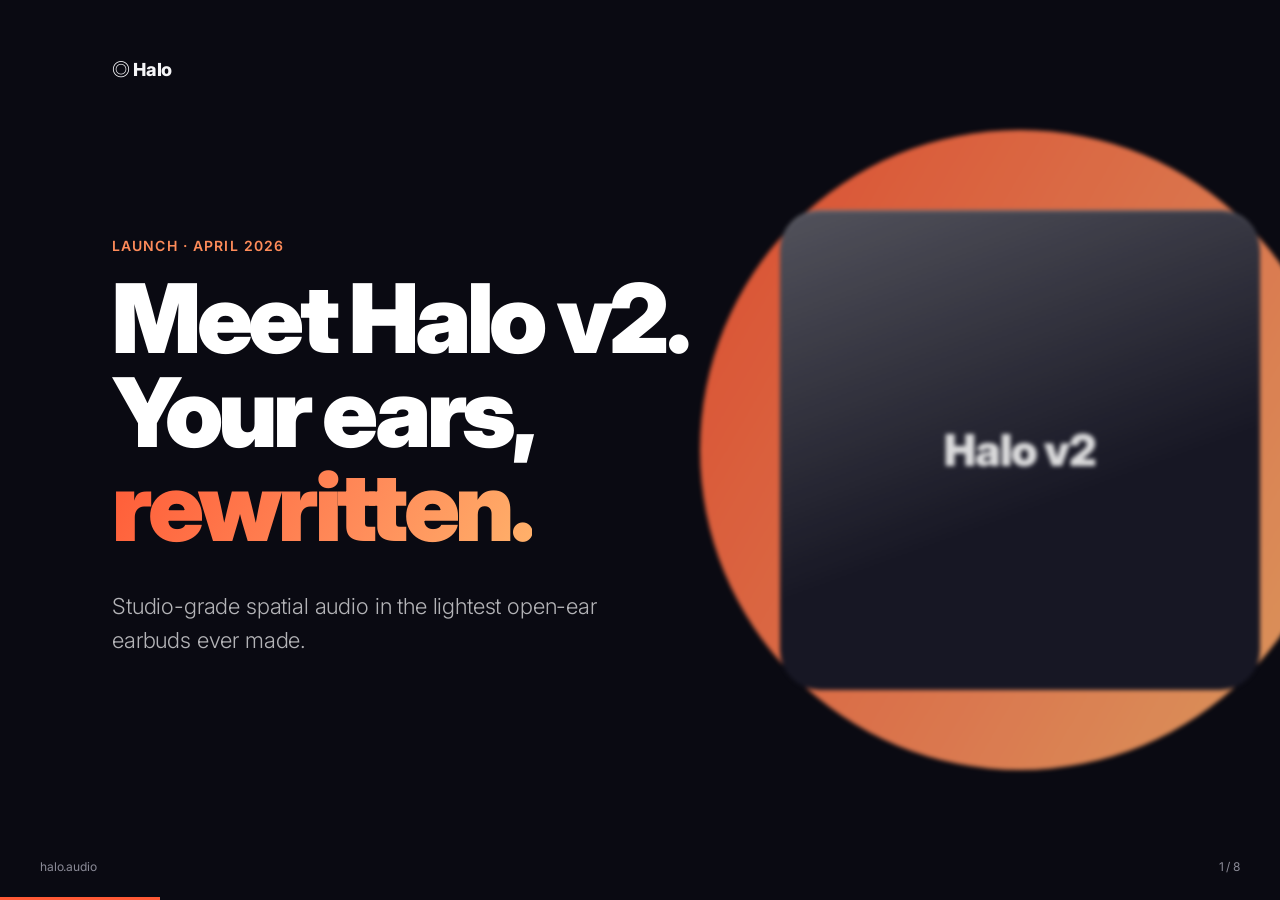
<file: .agents/skills/html-ppt/templates/full-decks/product-launch/index.html>
<!DOCTYPE html>
<html lang="en">
<head>
<meta charset="utf-8"><meta name="viewport" content="width=device-width,initial-scale=1">
<title>Halo v2 · Launch</title>
<link rel="stylesheet" href="../../../assets/fonts.css">
<link rel="stylesheet" href="../../../assets/base.css">
<link rel="stylesheet" href="../../../assets/animations/animations.css">
<link rel="stylesheet" href="style.css">
</head>
<body class="tpl-product-launch">
<div class="deck">

  <!-- 1. Cover / hero -->
  <section class="slide dark" data-title="Cover">
    <div class="hero-shot"></div>
    <div style="position:absolute;top:56px;left:112px" class="brand">◎ Halo</div>
    <p class="kicker">Launch · April 2026</p>
    <h1 class="h1 anim-fade-up" data-anim="fade-up">Meet Halo v2.<br>Your ears,<br><span style="background:var(--grad);-webkit-background-clip:text;background-clip:text;color:transparent">rewritten.</span></h1>
    <p class="lede mt-m" style="max-width:42ch">Studio-grade spatial audio in the lightest open-ear earbuds ever made.</p>
    <div class="deck-footer"><span>halo.audio</span><span class="slide-number" data-current="1" data-total="8"></span></div>
  </section>

  <!-- 2. Introducing -->
  <section class="slide center tc" data-title="Introducing">
    <div>
      <p class="kicker">Introducing</p>
      <h1 class="h1" style="font-size:140px">Halo v2</h1>
      <p class="lede" style="margin:24px auto;max-width:56ch">Four years of research. Three generations of silicon. One product you'll forget you're wearing.</p>
    </div>
  </section>

  <!-- 3. Feature 1 -->
  <section class="slide" data-title="Sound">
    <p class="kicker">01 · The sound</p>
    <h2 class="h2">Hear the room<br>around the music.</h2>
    <div class="grid g3 mt-l">
      <div class="feature-card"><div class="icon">♪</div><h4>Open-ear spatial</h4><p class="dim">16mm titanium drivers angled into the ear canal. You hear the song and the world at once.</p></div>
      <div class="feature-card"><div class="icon">◈</div><h4>Lossless 24-bit</h4><p class="dim">aptX Lossless and Hi-Res LDAC over Bluetooth 5.4. No dongles, no compromises.</p></div>
      <div class="feature-card"><div class="icon">◐</div><h4>Adaptive EQ</h4><p class="dim">Tunes itself to the shape of your ear every 120 seconds.</p></div>
    </div>
  </section>

  <!-- 4. Feature 2 -->
  <section class="slide dark" data-title="Fit">
    <p class="kicker">02 · The fit</p>
    <h2 class="h2">4.9 grams.<br>All-day forgettable.</h2>
    <div class="grid g3 mt-l">
      <div class="card"><h4>Liquid-silicone hook</h4><p>Wraps behind the ear like a glasses arm. Never falls out on a run.</p></div>
      <div class="card"><h4>IP57 sweat + rain</h4><p>Take them in the ocean. Rinse them under the tap. We dare you.</p></div>
      <div class="card"><h4>14h + 42h case</h4><p>A full workweek of commutes on one charge of the case.</p></div>
    </div>
  </section>

  <!-- 5. Feature 3 -->
  <section class="slide" data-title="Intelligence">
    <p class="kicker">03 · The intelligence</p>
    <h2 class="h2">An AI that listens<br>so you don't have to.</h2>
    <div class="grid g2 mt-l">
      <div class="feature-card"><div class="icon">✦</div><h4>Live translate</h4><p class="dim">Real-time translation in 41 languages. Whispered directly into your ear, with a 380ms lag.</p></div>
      <div class="feature-card"><div class="icon">✧</div><h4>Meeting recap</h4><p class="dim">Double-tap to record. Walk away with a summary, action items, and a searchable transcript.</p></div>
    </div>
  </section>

  <!-- 6. How it works -->
  <section class="slide" data-title="How it works">
    <p class="kicker">How it works</p>
    <h2 class="h2">Three taps. You're in.</h2>
    <div class="stack mt-l" style="max-width:900px">
      <div class="step"><div class="n">1</div><div><h4>Open the case near your phone</h4><p class="dim">iOS and Android pair automatically over Bluetooth LE. No app downloads required.</p></div></div>
      <div class="step"><div class="n">2</div><div><h4>Pick your profile</h4><p class="dim">Commute, Focus, Workout, Cinema. Each is a complete audio + transparency recipe.</p></div></div>
      <div class="step"><div class="n">3</div><div><h4>Just listen</h4><p class="dim">Halo adapts to your ear shape, your environment, and your hearing profile — continuously.</p></div></div>
    </div>
  </section>

  <!-- 7. Pricing -->
  <section class="slide" data-title="Pricing">
    <p class="kicker">Pricing</p>
    <h2 class="h2">Pick your Halo.</h2>
    <div class="grid g3 mt-l" style="align-items:start">
      <div class="price-card">
        <h4>Halo Lite</h4>
        <div class="amount">$179</div>
        <p class="dim">Open-ear audio, IP57, 12h battery.</p>
        <ul><li>AAC + SBC</li><li>Single-tap controls</li><li>USB-C charging</li></ul>
      </div>
      <div class="price-card pro">
        <h4>Halo v2 · Pro</h4>
        <div class="amount">$279</div>
        <p class="dim">Everything, in its best form.</p>
        <ul><li>Hi-Res Lossless</li><li>Live translate · 41 lang</li><li>Wireless + MagSafe charging</li><li>Adaptive EQ</li></ul>
      </div>
      <div class="price-card">
        <h4>Halo Studio</h4>
        <div class="amount">$399</div>
        <p class="dim">For creators and field recorders.</p>
        <ul><li>32-bit binaural capture</li><li>XLR dongle included</li><li>Lifetime firmware</li></ul>
      </div>
    </div>
  </section>

  <!-- 8. Testimonial + CTA combined? Task says 8 slides w/ testimonial + CTA as separate. Keep 8: testimonial on 7, but we've used 7 already. Re-plan: cover(1) intro(2) f1(3) f2(4) f3(5) how(6) pricing(7) testimonial+CTA(8) -->
  <section class="slide dark" data-title="Ship">
    <p class="kicker">One more thing</p>
    <div class="row" style="gap:80px;align-items:center">
      <div style="flex:1">
        <p class="testimonial">"I forgot I was wearing them. Then I remembered, and I didn't want to take them off."</p>
        <p class="dim mt-m">— Marques Lin, The Verge · early review</p>
      </div>
      <div style="flex:0 0 auto;text-align:center">
        <p class="dim mb-m">Ships May 14 · from</p>
        <div style="font-size:96px;font-weight:900;letter-spacing:-.04em">$279</div>
        <a class="cta-btn mt-l" href="#">Pre-order Halo v2 →</a>
        <p class="dim mt-m" style="font-size:13px">Free shipping · 45-day return · 2-year warranty</p>
      </div>
    </div>
  </section>

</div>
<script src="../../../assets/runtime.js"></script>
</body></html>
</file>
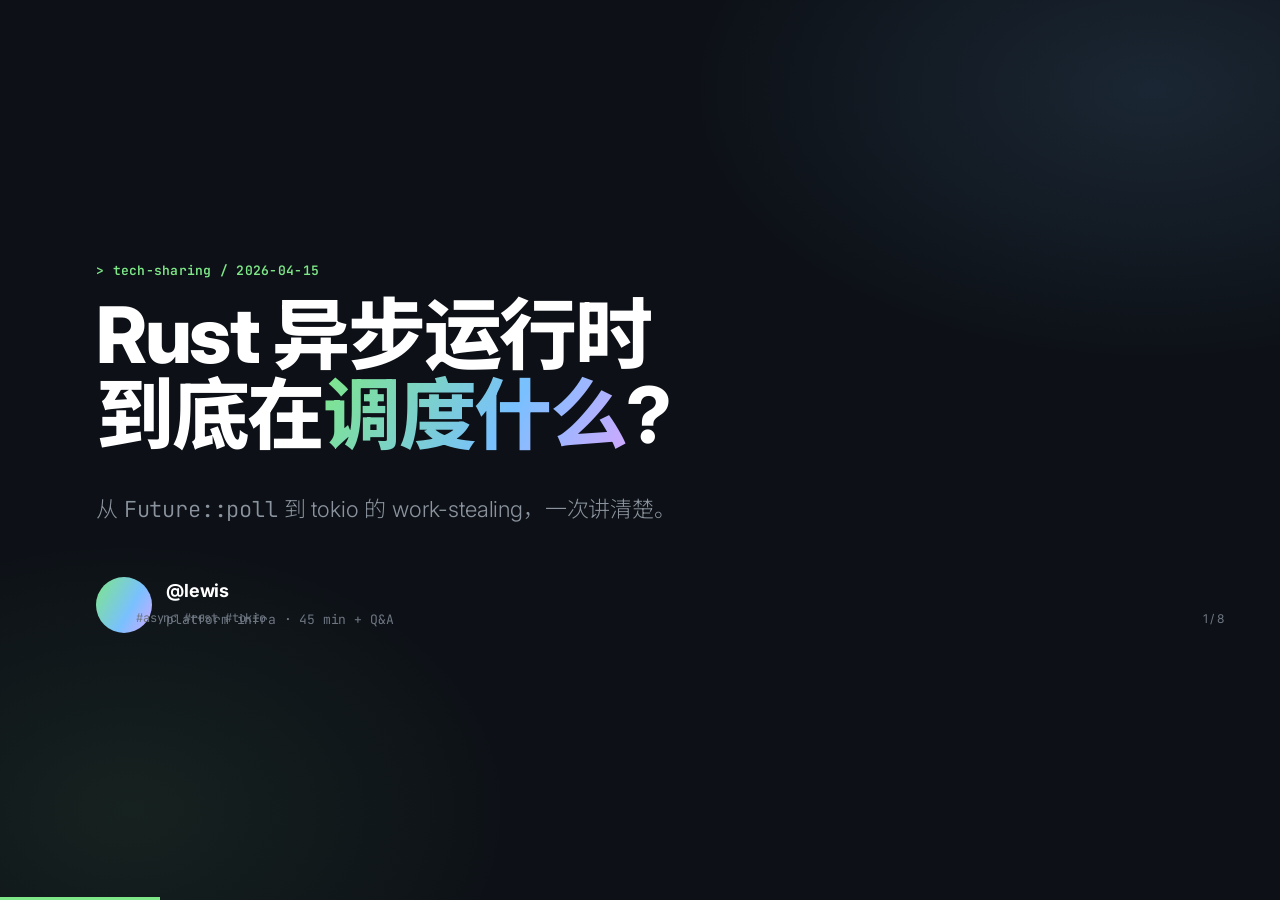
<file: .agents/skills/html-ppt/templates/full-decks/tech-sharing/index.html>
<!DOCTYPE html>
<html lang="zh-CN">
<head>
<meta charset="utf-8"><meta name="viewport" content="width=device-width,initial-scale=1">
<title>Rust 异步运行时内部机制 · Tech Sharing</title>
<link rel="stylesheet" href="../../../assets/fonts.css">
<link rel="stylesheet" href="../../../assets/base.css">
<link rel="stylesheet" href="../../../assets/animations/animations.css">
<link rel="stylesheet" href="style.css">
</head>
<body class="tpl-tech-sharing">
<div class="deck">

  <!-- 1. Cover -->
  <section class="slide" data-title="Cover">
    <p class="kicker">tech-sharing / 2026-04-15</p>
    <h1 class="h1 anim-fade-up" data-anim="fade-up">Rust 异步运行时<br>到底在<span style="background:var(--grad);-webkit-background-clip:text;background-clip:text;color:transparent">调度什么</span>?</h1>
    <p class="lede mt-m">从 <span class="mono">Future::poll</span> 到 tokio 的 work-stealing，一次讲清楚。</p>
    <div class="speaker"><div class="av"></div><div><b>@lewis</b><span>platform infra · 45 min + Q&amp;A</span></div></div>
    <div class="deck-footer"><span class="mono">#async #rust #tokio</span><span class="slide-number" data-current="1" data-total="8"></span></div>
  </section>

  <!-- 2. Agenda -->
  <section class="slide" data-title="Agenda">
    <p class="kicker">agenda.toml</p>
    <h2 class="h2">今天的路线图</h2>
    <div class="stack mt-l">
      <div class="agenda-row"><span class="num">01</span><span class="t">Context: 为什么需要 async</span><span class="d">~5min</span></div>
      <div class="agenda-row"><span class="num">02</span><span class="t">Deep dive 1: Future &amp; Waker</span><span class="d">~12min</span></div>
      <div class="agenda-row"><span class="num">03</span><span class="t">Deep dive 2: Tokio scheduler</span><span class="d">~15min</span></div>
      <div class="agenda-row"><span class="num">04</span><span class="t">Code: 手写一个 mini-runtime</span><span class="d">~8min</span></div>
      <div class="agenda-row"><span class="num">05</span><span class="t">Takeaways + Q&amp;A</span><span class="d">~5min</span></div>
    </div>
  </section>

  <!-- 3. Context -->
  <section class="slide" data-title="Context">
    <p class="kicker">// context</p>
    <h2 class="h2">问题：一个线程一个连接，<br>撑不住 10 万并发。</h2>
    <div class="grid g3 mt-l">
      <div class="card card-accent"><h4>Thread-per-conn</h4><p class="dim">每条连接一根 OS 线程，栈 2–8MB。10 万连接 = 几百 GB RAM。</p><span class="tag mt-s">❌ 不现实</span></div>
      <div class="card card-accent"><h4>Event loop (C)</h4><p class="dim">epoll/kqueue + 回调地狱。快，但写起来痛苦且容易出 bug。</p><span class="tag mt-s">😩 callback hell</span></div>
      <div class="card card-accent"><h4>Async / await</h4><p class="dim">看起来像同步代码，编译成状态机。一根线程跑几千任务。</p><span class="tag mt-s">✅ Rust 选这个</span></div>
    </div>
  </section>

  <!-- 4. Deep dive 1 -->
  <section class="slide" data-title="Deep Dive 1">
    <p class="kicker">deep-dive · 1 / 2</p>
    <h2 class="h2">Future 其实只有一个方法。</h2>
    <div class="grid g2 mt-l" style="align-items:start">
      <div>
        <p class="lede">编译器把 <span class="mono">async fn</span> 变成一个实现了 <span class="mono">Future</span> trait 的匿名状态机。运行时只做一件事：反复 <span class="mono">poll</span> 它，直到返回 <span class="mono">Ready</span>。</p>
        <div class="mt-l">
          <span class="tag">Pending</span> <span class="tag">Ready(T)</span> <span class="tag">Waker.wake()</span>
        </div>
      </div>
      <div class="terminal">
        <div class="bar"><span class="dot"></span><span class="dot"></span><span class="dot"></span><span>future.rs</span></div>
<pre><span class="kw">pub trait</span> <span class="fn">Future</span> {
    <span class="kw">type</span> Output;
    <span class="kw">fn</span> <span class="fn">poll</span>(
        <span class="kw">self</span>: Pin&lt;&amp;<span class="kw">mut Self</span>&gt;,
        cx: &amp;<span class="kw">mut</span> Context&lt;<span class="str">'_</span>&gt;,
    ) -&gt; Poll&lt;<span class="kw">Self</span>::Output&gt;;
}

<span class="cmt">// Poll::Pending   → 挂起，等 waker 唤醒</span>
<span class="cmt">// Poll::Ready(v)  → 完成，产出 v</span></pre>
      </div>
    </div>
  </section>

  <!-- 5. Deep dive 2 -->
  <section class="slide" data-title="Deep Dive 2">
    <p class="kicker">deep-dive · 2 / 2</p>
    <h2 class="h2">Tokio 是一个偷任务的小工。</h2>
    <div class="grid g2 mt-l" style="align-items:start">
      <div>
        <p class="lede">Multi-thread runtime = N 个 worker，每个 worker 有自己的本地队列。空闲的 worker 会去别人队列里"偷"任务。</p>
        <div class="stack mt-m">
          <div class="tag">✦ local queue · 256 slots</div>
          <div class="tag">✦ global injection queue</div>
          <div class="tag">✦ work-stealing @ 50% steal ratio</div>
          <div class="tag">✦ LIFO slot for cache locality</div>
        </div>
      </div>
      <div class="card" style="padding:32px">
        <h4 class="mono" style="color:var(--accent-2)">scheduler tick loop</h4>
        <div class="stack mt-m" style="font-family:'JetBrains Mono',monospace;font-size:14px;line-height:1.9;color:var(--text-2)">
          <div><span style="color:var(--accent)">1.</span> pop from LIFO slot</div>
          <div><span style="color:var(--accent)">2.</span> else pop from local queue</div>
          <div><span style="color:var(--accent)">3.</span> else drain global queue (every 61 ticks)</div>
          <div><span style="color:var(--accent)">4.</span> else steal from random victim</div>
          <div><span style="color:var(--accent)">5.</span> else park the thread</div>
        </div>
      </div>
    </div>
  </section>

  <!-- 6. Code example -->
  <section class="slide" data-title="Code">
    <p class="kicker">mini-runtime.rs · ~40 LOC</p>
    <h2 class="h2">手写一个最小 runtime。</h2>
    <div class="terminal mt-m">
      <div class="bar"><span class="dot"></span><span class="dot"></span><span class="dot"></span><span>src/main.rs</span></div>
<pre><span class="kw">use</span> std::collections::VecDeque;
<span class="kw">use</span> std::sync::{Arc, Mutex};
<span class="kw">use</span> std::task::{Context, Poll, Wake, Waker};

<span class="kw">struct</span> Task(Mutex&lt;Pin&lt;Box&lt;<span class="kw">dyn</span> Future&lt;Output = ()&gt; + Send&gt;&gt;&gt;);

<span class="kw">impl</span> Wake <span class="kw">for</span> Task {
    <span class="kw">fn</span> <span class="fn">wake</span>(<span class="kw">self</span>: Arc&lt;<span class="kw">Self</span>&gt;) { QUEUE.lock().unwrap().push_back(<span class="kw">self</span>); }
}

<span class="kw">fn</span> <span class="fn">block_on</span>&lt;F: Future&lt;Output = ()&gt; + Send + <span class="str">'static</span>&gt;(fut: F) {
    <span class="fn">spawn</span>(fut);
    <span class="kw">while let Some</span>(task) = QUEUE.lock().unwrap().pop_front() {
        <span class="kw">let</span> waker = Waker::from(task.clone());
        <span class="kw">let mut</span> cx = Context::from_waker(&amp;waker);
        <span class="kw">let mut</span> fut = task.<span class="num">0</span>.lock().unwrap();
        <span class="kw">let</span> _ = fut.as_mut().<span class="fn">poll</span>(&amp;<span class="kw">mut</span> cx); <span class="cmt">// 就是这一行</span>
    }
}</pre>
    </div>
  </section>

  <!-- 7. Takeaways -->
  <section class="slide" data-title="Takeaways">
    <p class="kicker">// takeaways</p>
    <h2 class="h2">三件事带回去。</h2>
    <div class="grid g3 mt-l">
      <div class="card card-accent"><h4>1 · async 是零成本抽象</h4><p class="dim">编译成状态机，没有运行时虚表，没有 GC。</p></div>
      <div class="card card-accent"><h4>2 · Waker 是脉搏</h4><p class="dim">Future 不主动做事，运行时靠 waker 决定"什么时候再 poll"。</p></div>
      <div class="card card-accent"><h4>3 · 别在 async 里阻塞</h4><p class="dim">一行 <span class="mono">std::fs::read</span> 能让整个 worker 停摆。用 <span class="mono">spawn_blocking</span>。</p></div>
    </div>
    <p class="lede mt-l">延伸阅读：<span class="mono">tokio.rs/blog/2019-10-scheduler</span> · <span class="mono">rust-lang.github.io/async-book</span></p>
  </section>

  <!-- 8. Q&A -->
  <section class="slide center tc" data-title="Q and A">
    <div>
      <div class="mono" style="font-size:120px;color:var(--accent);font-weight:800;letter-spacing:-.04em">?</div>
      <h2 class="h2">Questions?</h2>
      <p class="lede" style="margin:14px auto">github.com/lewis · @lewis on slack</p>
      <div class="row mt-l" style="justify-content:center">
        <span class="tag">slides: git.co/rt-deck</span>
        <span class="tag">code: git.co/mini-rt</span>
      </div>
    </div>
  </section>

</div>
<script src="../../../assets/runtime.js"></script>
</body></html>
</file>
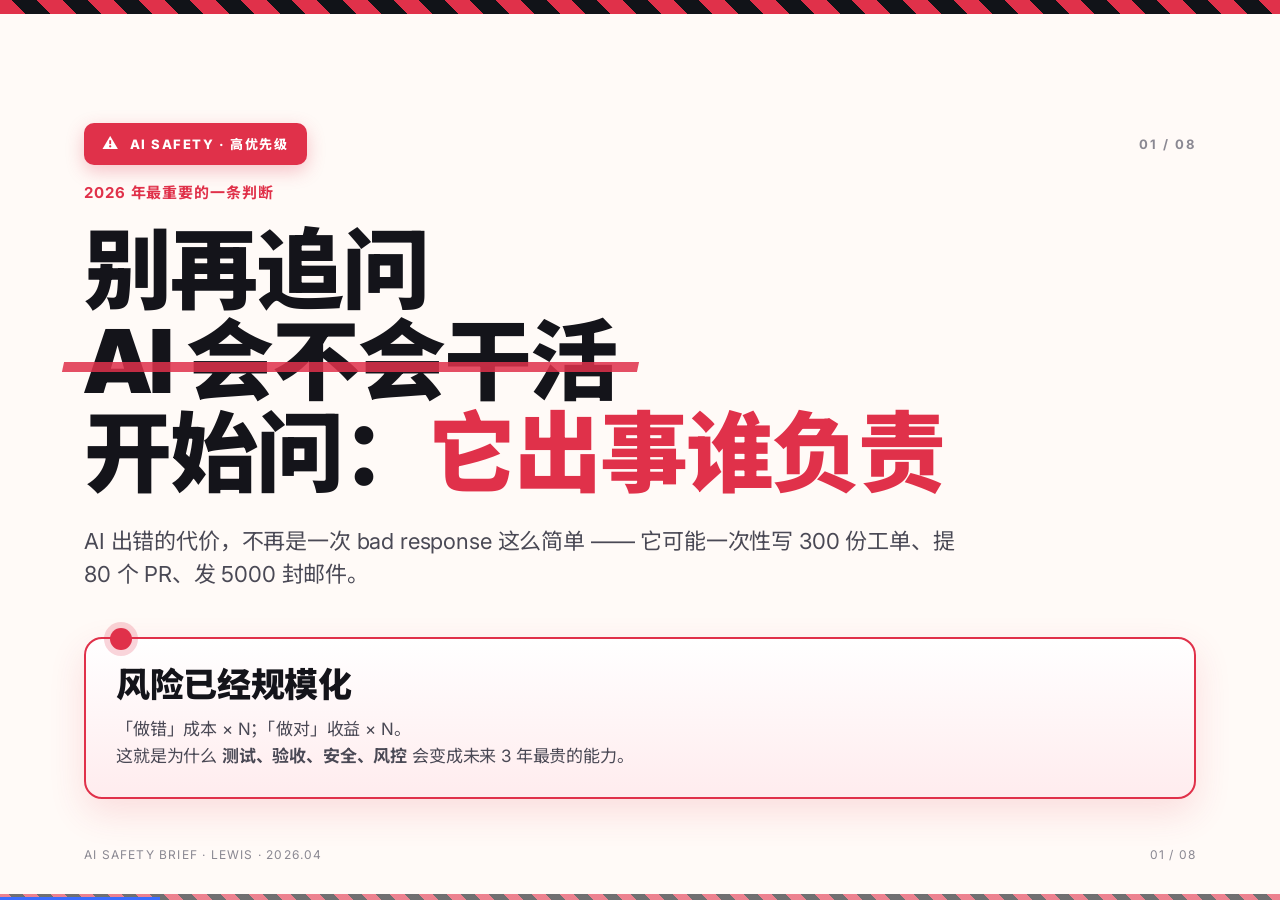
<file: .agents/skills/html-ppt/templates/full-decks/testing-safety-alert/index.html>
<!DOCTYPE html>
<html lang="zh-CN">
<head>
<meta charset="UTF-8">
<meta name="viewport" content="width=device-width, initial-scale=1">
<title>Testing Safety Alert</title>
<link rel="stylesheet" href="../../../assets/fonts.css">
<link rel="stylesheet" href="../../../assets/base.css">
<link rel="stylesheet" href="style.css">
</head>
<body class="tpl-testing-safety-alert">
<div class="deck">

  <!-- 1. COVER -->
  <section class="slide is-active">
    <div class="ts-stripe"></div>
    <div class="ts-chrome"><span class="ts-alert-tag">ai safety · 高优先级</span><span class="ts-page">01 / 08</span></div>
    <div class="ts-kicker">2026 年最重要的一条判断</div>
    <h1 class="ts-h1">别再追问<br><span class="strike">AI 会不会干活</span><br>开始问：<span class="red">它出事谁负责</span></h1>
    <p class="ts-sub">AI 出错的代价，不再是一次 bad response 这么简单 —— 它可能一次性写 300 份工单、提 80 个 PR、发 5000 封邮件。</p>
    <div class="ts-alert-box">
      <h3>风险已经规模化</h3>
      <p>「做错」成本 × N；「做对」收益 × N。<br>这就是为什么 <b>测试、验收、安全、风控</b> 会变成未来 3 年最贵的能力。</p>
    </div>
    <div class="ts-stripe-b"></div>
    <div class="ts-footer"><span>AI SAFETY BRIEF · LEWIS · 2026.04</span><span>01 / 08</span></div>
  </section>

  <!-- 2. SECTION -->
  <section class="slide">
    <div class="ts-stripe"></div>
    <div class="ts-chrome"><span class="ts-alert-tag amber">section · risk 分级</span><span class="ts-page">02 / 08</span></div>
    <div style="margin:auto 0">
      <div class="ts-kicker">Chapter One</div>
      <h1 class="ts-h1" style="font-size:130px">先分 <span class="red">等级</span></h1>
      <p class="ts-sub" style="font-size:28px">不是所有 AI 行为都同等危险。<br>先把「可撤销」和「不可撤销」分开，再谈流程。</p>
    </div>
    <div class="ts-stripe-b"></div>
    <div class="ts-footer"><span>section · level taxonomy</span><span>02 / 08</span></div>
  </section>

  <!-- 3. CONTENT risk levels -->
  <section class="slide">
    <div class="ts-stripe"></div>
    <div class="ts-chrome"><span class="ts-alert-tag">风险分级 · 3 levels</span><span class="ts-page">03 / 08</span></div>
    <h2 class="ts-h2">三档风险，三种处理</h2>
    <div class="ts-grid-3">
      <div class="ts-card" style="border-top:4px solid var(--ts-green)"><div class="lbl">L1 · 绿色</div><h4>可撤销</h4><p>写 draft、生成图片、起草文档。<br>错了 Ctrl+Z，零代价。<br><b style="color:var(--ts-green)">策略：放开跑</b></p></div>
      <div class="ts-card" style="border-top:4px solid var(--ts-amber)"><div class="lbl">L2 · 琥珀</div><h4>半可撤销</h4><p>发 draft 邮件、提 PR、改 staging 数据。<br>错了要道歉 / 回滚。<br><b style="color:var(--ts-amber)">策略：人工复核</b></p></div>
      <div class="ts-card" style="border-top:4px solid var(--ts-red)"><div class="lbl">L3 · 红色</div><h4>不可撤销</h4><p>发真实邮件、付款、删库、删 prod 数据。<br>错了就真错了。<br><b style="color:var(--ts-red)">策略：硬卡 + 双人审</b></p></div>
    </div>
    <div class="ts-alert-box amber">
      <h3>绝不要让 agent 自己升级</h3>
      <p>L1 的任务不能自己变成 L2。授权必须是显式的、可撤销的、带过期时间的。</p>
    </div>
    <div class="ts-stripe-b"></div>
    <div class="ts-footer"><span>risk · 3 levels</span><span>03 / 08</span></div>
  </section>

  <!-- 4. CODE -->
  <section class="slide">
    <div class="ts-stripe"></div>
    <div class="ts-chrome"><span class="ts-alert-tag">policy as code</span><span class="ts-page">04 / 08</span></div>
    <div class="ts-kicker">别用文档管规则 · 用代码管规则</div>
    <h2 class="ts-h2">三十行 YAML，<br><span class="ts-highlight-red">红线硬卡</span></h2>
    <pre class="ts-codebox"><span class="cm"># safety-policy.yaml · compiled → runtime guard</span>
<span class="kw">level_1_allow</span>:
  - tools: [<span class="st">write_draft</span>, <span class="st">generate_image</span>, <span class="st">read_docs</span>]

<span class="kw">level_2_require_review</span>:
  - tools: [<span class="st">send_email_draft</span>, <span class="st">open_pr</span>, <span class="st">write_staging_db</span>]
    reviewer: <span class="st">human</span>

<span class="kw">level_3_hard_block</span>:
  - tools: [<span class="st">send_real_email</span>, <span class="st">transfer_money</span>, <span class="st">delete_prod</span>]
    unless: <span class="st">two_human_sign_off AND within_24h</span>

<span class="bad">forbidden_always</span>:
  - <span class="bad">"r&#109; &#45;rf /"</span>
  - <span class="bad">"dr&#111;p table"</span>
  - <span class="bad">"force push &#111;rigin main"</span></pre>
    <div class="ts-stripe-b"></div>
    <div class="ts-footer"><span>policy · yaml-as-guard</span><span>04 / 08</span></div>
  </section>

  <!-- 5. CHART -->
  <section class="slide">
    <div class="ts-stripe"></div>
    <div class="ts-chrome"><span class="ts-alert-tag amber">incident report · q1</span><span class="ts-page">05 / 08</span></div>
    <h2 class="ts-h2">我们 Q1 的 <span class="red">12 起 AI 事故</span></h2>
    <p class="ts-sub">幸好全部捕获在 staging。但每一起都能上生产。</p>
    <svg viewBox="0 0 1040 360" style="width:100%;max-width:1040px;margin-top:18px" xmlns="http://www.w3.org/2000/svg">
      <g font-family="Inter,sans-serif" font-size="14" fill="#4a4955">
        <line x1="70" y1="320" x2="1000" y2="320" stroke="#eaecf3" stroke-width="2"/>
        <!-- month columns: Jan Feb Mar, L1/L2/L3 stacked -->
        <g transform="translate(120,0)">
          <rect x="0" y="220" width="60" height="100" fill="#067647"/>
          <rect x="0" y="160" width="60" height="60" fill="#d97706"/>
          <rect x="0" y="130" width="60" height="30" fill="#e0314a"/>
          <text x="30" y="345" text-anchor="middle" font-weight="700">Jan</text>
          <text x="30" y="120" text-anchor="middle" font-weight="800" fill="#14141a">5</text>
        </g>
        <g transform="translate(320,0)">
          <rect x="0" y="240" width="60" height="80" fill="#067647"/>
          <rect x="0" y="200" width="60" height="40" fill="#d97706"/>
          <rect x="0" y="180" width="60" height="20" fill="#e0314a"/>
          <text x="30" y="345" text-anchor="middle" font-weight="700">Feb</text>
          <text x="30" y="170" text-anchor="middle" font-weight="800" fill="#14141a">3</text>
        </g>
        <g transform="translate(520,0)">
          <rect x="0" y="250" width="60" height="70" fill="#067647"/>
          <rect x="0" y="220" width="60" height="30" fill="#d97706"/>
          <rect x="0" y="210" width="60" height="10" fill="#e0314a"/>
          <text x="30" y="345" text-anchor="middle" font-weight="700">Mar</text>
          <text x="30" y="200" text-anchor="middle" font-weight="800" fill="#14141a">4</text>
        </g>
        <!-- legend -->
        <g transform="translate(720,60)">
          <rect x="0" y="0" width="16" height="16" fill="#e0314a"/><text x="24" y="13" font-weight="700">L3 不可撤销 (3)</text>
          <rect x="0" y="26" width="16" height="16" fill="#d97706"/><text x="24" y="39" font-weight="700">L2 需复核 (4)</text>
          <rect x="0" y="52" width="16" height="16" fill="#067647"/><text x="24" y="65" font-weight="700">L1 可恢复 (5)</text>
          <text x="0" y="100" font-size="13" fill="#8a8892">全部被 safety-policy 在 runtime 拦下，</text>
          <text x="0" y="118" font-size="13" fill="#8a8892">未进 prod。但 3 起 L3 非常惊险。</text>
        </g>
      </g>
    </svg>
    <div class="ts-stripe-b"></div>
    <div class="ts-footer"><span>incident · q1 summary</span><span>05 / 08</span></div>
  </section>

  <!-- 6. CHECKLIST -->
  <section class="slide">
    <div class="ts-stripe"></div>
    <div class="ts-chrome"><span class="ts-alert-tag green">red-team checklist</span><span class="ts-page">06 / 08</span></div>
    <h2 class="ts-h2">上线前 <span class="red">必过 7 道题</span></h2>
    <div class="ts-checklist">
      <div class="ts-check ok"><div class="box">✓</div><div class="txt">它能删除东西吗？有人类 review 吗？能 60 秒内回滚吗？</div></div>
      <div class="ts-check ok"><div class="box">✓</div><div class="txt">它的 prompt 注入能让它越权吗？（跑过红队提示词）</div></div>
      <div class="ts-check"><div class="box">!</div><div class="txt">它处理 PII 吗？日志里是不是也有 PII？</div></div>
      <div class="ts-check ok"><div class="box">✓</div><div class="txt">上下游失败时，它会不会开始乱改其他资源？</div></div>
      <div class="ts-check"><div class="box">!</div><div class="txt">并发 100 个 agent 一起跑会不会死锁？</div></div>
      <div class="ts-check ok"><div class="box">✓</div><div class="txt">错了能不能 <b>立刻</b> 停？（kill switch 能 2 秒内生效吗）</div></div>
      <div class="ts-check"><div class="box">!</div><div class="txt">出事时有没有人值班？值班手册有没有 agent 专属章节？</div></div>
    </div>
    <div class="ts-stripe-b"></div>
    <div class="ts-footer"><span>checklist · pre-launch</span><span>06 / 08</span></div>
  </section>

  <!-- 7. CTA -->
  <section class="slide">
    <div class="ts-stripe"></div>
    <div class="ts-chrome"><span class="ts-alert-tag green">今晚就能动</span><span class="ts-page">07 / 08</span></div>
    <h2 class="ts-h2">今晚先做 <span class="ts-highlight-red">三件事</span></h2>
    <div class="ts-grid-3">
      <div class="ts-card"><div class="lbl">1 · 分级</div><h4>给你的 agent<br>写 L1/L2/L3</h4><p>把所有工具列出来，标上等级。不标的一律按 L3。</p></div>
      <div class="ts-card"><div class="lbl">2 · 写 policy</div><h4>policy.yaml<br>接 runtime</h4><p>不要信 prompt 里的 "be careful"，要信执行层的硬卡。</p></div>
      <div class="ts-card"><div class="lbl">3 · kill switch</div><h4>红按钮<br>能在 2 秒内停</h4><p>CTO / on-call 都得知道怎么按。演练一次。</p></div>
    </div>
    <div class="ts-alert-box green">
      <h3>真正的安全不是 prompt，是流程</h3>
      <p>prompt 会被注入，流程不会。—— 把保护放在不可被说服的一层。</p>
    </div>
    <div class="ts-stripe-b"></div>
    <div class="ts-footer"><span>cta · tonight</span><span>07 / 08</span></div>
  </section>

  <!-- 8. THANKS -->
  <section class="slide">
    <div class="ts-stripe"></div>
    <div class="ts-chrome"><span class="ts-alert-tag amber">please stay safe</span><span class="ts-page">08 / 08</span></div>
    <div style="margin:auto 0">
      <div class="ts-kicker">end of brief</div>
      <h1 class="ts-h1" style="font-size:140px">谢谢 <span class="red">·</span> thanks</h1>
      <p class="ts-sub" style="font-size:24px">policy.yaml 模板、红队 prompt 清单、事故复盘模板 —— 评论区扣「安全」。</p>
    </div>
    <div class="ts-stripe-b"></div>
    <div class="ts-footer"><span>end of brief</span><span>08 / 08</span></div>
  </section>

</div>
<script src="../../../assets/runtime.js"></script>
</body>
</html>
</file>
<file: .claude/skills/html-ppt/assets/fonts.css>
/* html-ppt :: shared webfonts */
@import url('https://fonts.googleapis.com/css2?family=Inter:wght@200;300;400;500;600;700;800;900&display=swap');
@import url('https://fonts.googleapis.com/css2?family=Noto+Sans+SC:wght@200;300;400;500;600;700;900&display=swap');
@import url('https://fonts.googleapis.com/css2?family=Noto+Serif+SC:wght@300;400;600;700&display=swap');
@import url('https://fonts.googleapis.com/css2?family=JetBrains+Mono:wght@400;500;700&display=swap');
@import url('https://fonts.googleapis.com/css2?family=Playfair+Display:ital,wght@0,400;0,600;0,800;1,400&display=swap');
@import url('https://fonts.googleapis.com/css2?family=Space+Grotesk:wght@300;400;500;600;700&display=swap');
@import url('https://fonts.googleapis.com/css2?family=IBM+Plex+Mono:wght@300;400;500;700&display=swap');
@import url('https://fonts.googleapis.com/css2?family=Archivo+Black&display=swap');
</file>
<file: .claude/skills/html-ppt/assets/base.css>
/* html-ppt :: base.css — reset + shared tokens + layout primitives */
/* Default tokens. Themes in assets/themes/*.css override the :root block. */
:root {
  --bg: #ffffff;
  --bg-soft: #f7f7f8;
  --surface: #ffffff;
  --surface-2: #f2f2f4;
  --border: rgba(0,0,0,.08);
  --border-strong: rgba(0,0,0,.16);
  --text-1: #111216;
  --text-2: #55596a;
  --text-3: #8a8f9e;
  --accent: #3b6cff;
  --accent-2: #7a5cff;
  --accent-3: #ff5c8a;
  --good: #1aaf6c;
  --warn: #f5a524;
  --bad:  #e0445a;
  --grad: linear-gradient(135deg,#3b6cff,#7a5cff 55%,#ff5c8a);
  --grad-soft: linear-gradient(135deg,#eef2ff,#f5ecff 55%,#ffeef5);
  --radius: 18px;
  --radius-sm: 12px;
  --radius-lg: 26px;
  --shadow: 0 10px 30px rgba(18,24,40,.08), 0 2px 6px rgba(18,24,40,.04);
  --shadow-lg: 0 24px 60px rgba(18,24,40,.14), 0 6px 16px rgba(18,24,40,.06);
  --font-sans: 'Inter','Noto Sans SC',-apple-system,BlinkMacSystemFont,Helvetica,Arial,sans-serif;
  --font-serif: 'Playfair Display','Noto Serif SC',Georgia,serif;
  --font-mono: 'JetBrains Mono','IBM Plex Mono',SFMono-Regular,Menlo,monospace;
  --font-display: var(--font-sans);
  --letter-tight: -.03em;
  --letter-normal: -.01em;
  --ease: cubic-bezier(.4,0,.2,1);
}

*,*::before,*::after{box-sizing:border-box}
html,body{margin:0;padding:0;background:var(--bg);color:var(--text-1);
  font-family:var(--font-sans);font-weight:400;line-height:1.6;
  -webkit-font-smoothing:antialiased;-moz-osx-font-smoothing:grayscale;
  letter-spacing:var(--letter-normal)}
img,svg,video{max-width:100%;display:block}
a{color:var(--accent);text-decoration:none}
a:hover{text-decoration:underline}
code,kbd,pre,samp{font-family:var(--font-mono)}

/* ================= SLIDE SYSTEM ================= */
.deck{position:relative;width:100vw;height:100vh;overflow:hidden;background:var(--bg)}
.slide{
  position:absolute;inset:0;
  display:flex;flex-direction:column;justify-content:center;
  padding:72px 96px;
  box-sizing:border-box;
  opacity:0;pointer-events:none;
  transition:opacity .5s var(--ease), transform .5s var(--ease);
  transform:translateX(30px);
  overflow:hidden;
}
.slide.is-active{opacity:1;pointer-events:auto;transform:translateX(0);z-index:2}
.slide.is-prev{transform:translateX(-30px)}

/* single-page standalone (used when a layout file is opened directly) */
body.single .slide{position:relative;width:100vw;height:100vh;opacity:1;transform:none;pointer-events:auto}

/* ================= TYPOGRAPHY ================= */
.eyebrow{font-size:13px;font-weight:500;letter-spacing:.16em;text-transform:uppercase;color:var(--text-3)}
.kicker{font-size:14px;font-weight:600;color:var(--accent);letter-spacing:.08em;text-transform:uppercase}
h1.title,.h1{font-family:var(--font-display);font-size:72px;line-height:1.05;font-weight:800;letter-spacing:var(--letter-tight);margin:0 0 18px;color:var(--text-1)}
h2.title,.h2{font-family:var(--font-display);font-size:54px;line-height:1.1;font-weight:700;letter-spacing:var(--letter-tight);margin:0 0 14px}
h3,.h3{font-size:32px;line-height:1.2;font-weight:600;letter-spacing:var(--letter-normal);margin:0 0 10px}
h4,.h4{font-size:22px;line-height:1.3;font-weight:600;margin:0 0 8px}
.lede{font-size:22px;line-height:1.55;color:var(--text-2);font-weight:300;max-width:62ch}
.dim{color:var(--text-2)}
.dim2{color:var(--text-3)}
.mono{font-family:var(--font-mono)}
.serif{font-family:var(--font-serif)}
.gradient-text{background:var(--grad);-webkit-background-clip:text;background-clip:text;-webkit-text-fill-color:transparent;color:transparent}

/* ================= LAYOUT PRIMITIVES ================= */
.stack>*+*{margin-top:14px}
.row{display:flex;gap:24px;align-items:center}
.row.wrap{flex-wrap:wrap}
.grid{display:grid;gap:24px}
.g2{grid-template-columns:repeat(2,1fr)}
.g3{grid-template-columns:repeat(3,1fr)}
.g4{grid-template-columns:repeat(4,1fr)}
.center{display:flex;align-items:center;justify-content:center;text-align:center}
.fill{flex:1}
.sp-t{padding-top:24px}.sp-b{padding-bottom:24px}
.mt-s{margin-top:8px}.mt-m{margin-top:18px}.mt-l{margin-top:32px}
.mb-s{margin-bottom:8px}.mb-m{margin-bottom:18px}.mb-l{margin-bottom:32px}

/* ================= CARDS ================= */
.card{background:var(--surface);border:1px solid var(--border);border-radius:var(--radius);
  padding:26px 28px;box-shadow:var(--shadow);position:relative;overflow:hidden}
.card-soft{background:var(--surface-2);border:1px solid var(--border)}
.card-outline{background:transparent;border:1.5px solid var(--border-strong);box-shadow:none}
.card-accent{background:var(--surface);border-top:3px solid var(--accent)}
.card-hover{transition:transform .3s var(--ease),box-shadow .3s var(--ease)}
.card-hover:hover{transform:translateY(-4px);box-shadow:var(--shadow-lg)}

.pill{display:inline-block;padding:4px 12px;border-radius:999px;font-size:12px;font-weight:500;
  background:var(--surface-2);color:var(--text-2);border:1px solid var(--border)}
.pill-accent{background:color-mix(in srgb,var(--accent) 12%,transparent);color:var(--accent);border-color:color-mix(in srgb,var(--accent) 28%,transparent)}

/* ================= BARS / DIVIDERS ================= */
.divider{height:1px;background:var(--border);width:100%}
.divider-accent{height:3px;width:72px;background:var(--accent);border-radius:2px}

/* ================= CHROME (header/footer/progress) ================= */
.deck-header{position:absolute;top:24px;left:40px;right:40px;display:flex;align-items:center;justify-content:space-between;
  font-size:12px;color:var(--text-3);letter-spacing:.12em;text-transform:uppercase;z-index:10;pointer-events:none}
.deck-footer{position:absolute;bottom:24px;left:40px;right:40px;display:flex;align-items:center;justify-content:space-between;
  font-size:12px;color:var(--text-3);z-index:10;pointer-events:none}
.slide-number::before{content:attr(data-current)}
.slide-number::after{content:" / " attr(data-total)}
.progress-bar{position:fixed;left:0;right:0;bottom:0;height:3px;background:transparent;z-index:20}
.progress-bar > span{display:block;height:100%;width:0;background:var(--accent);transition:width .3s var(--ease)}

/* ================= PRESENTER / OVERVIEW ================= */
.notes{display:none!important}
.notes-overlay{position:fixed;inset:auto 0 0 0;max-height:42vh;background:rgba(20,22,30,.95);color:#e8ebf4;
  padding:20px 32px;font-size:16px;line-height:1.6;border-top:1px solid rgba(255,255,255,.1);transform:translateY(100%);
  transition:transform .3s var(--ease);z-index:40;overflow:auto;font-family:var(--font-sans)}
.notes-overlay.open{transform:translateY(0)}
.overview{position:fixed;inset:0;background:rgba(10,12,18,.92);backdrop-filter:blur(12px);z-index:50;
  display:none;padding:40px;overflow:auto}
.overview.open{display:grid;grid-template-columns:repeat(4,1fr);gap:20px;align-content:start}
.overview .thumb{background:var(--surface);border:1px solid var(--border);border-radius:12px;
  aspect-ratio:16/9;overflow:hidden;cursor:pointer;position:relative;color:var(--text-1);padding:16px;
  font-size:11px;transition:transform .2s var(--ease)}
.overview .thumb:hover{transform:scale(1.04)}
.overview .thumb .n{position:absolute;top:8px;left:10px;font-weight:700;font-size:14px;color:var(--text-3)}
.overview .thumb .t{position:absolute;bottom:10px;left:14px;right:14px;font-weight:600;color:var(--text-1)}

/* ================= PRESENTER VIEW ================= */
/* Presenter view opens in a separate popup window (S key).
 * All presenter styles are self-contained in the popup HTML generated by runtime.js.
 * The audience window (this file) is NOT affected — it stays as normal deck view.
 * Only the .notes class below is needed to hide speaker notes from audience. */

/* ================= UTILITY ================= */
.hidden{display:none!important}
.nowrap{white-space:nowrap}
.tr{text-align:right}.tc{text-align:center}.tl{text-align:left}
.uppercase{text-transform:uppercase;letter-spacing:.12em}

/* ================= PRINT ================= */
@media print{
  .slide{position:relative;opacity:1!important;transform:none!important;page-break-after:always;height:100vh}
  .deck-header,.deck-footer,.progress-bar,.notes-overlay,.overview{display:none!important}
}
</file>
<file: .claude/skills/html-ppt/assets/themes/nature-green.css>
/* theme: nature-green — 自然绿色主题 · 教学/生物课专用 */
:root{
  --bg:#f8faf6;--bg-soft:#eef5ea;--surface:#ffffff;--surface-2:#f0f7ed;
  --border:rgba(46,125,50,.14);--border-strong:rgba(46,125,50,.28);
  --text-1:#1a2e1a;--text-2:#3d5a3d;--text-3:#7a9a7a;
  --accent:#2E7D32;--accent-2:#4CAF50;--accent-3:#81C784;
  --good:#2E7D32;--warn:#f59e0b;--bad:#dc2626;
  --grad:linear-gradient(135deg,#2E7D32,#4CAF50 50%,#81C784);
  --grad-soft:linear-gradient(135deg,#f0f7ed,#e8f5e9 50%,#f1f8e9);
  --radius:14px;--radius-sm:10px;--radius-lg:22px;
  --shadow:0 6px 24px rgba(46,125,50,.10);
  --shadow-lg:0 18px 50px rgba(46,125,50,.16);
  --font-sans:'Noto Sans SC','Inter',-apple-system,BlinkMacSystemFont,sans-serif;
  --font-serif:'Noto Serif SC','Playfair Display',Georgia,serif;
}
</file>
<file: .claude/skills/html-ppt/assets/animations/animations.css>
/* html-ppt :: animations.css
 * Apply by adding class="anim-<name>" or data-anim="<name>".
 * Durations are deliberately snappy; tweak --anim-dur per element.
 */
:root{--anim-dur:.7s;--anim-ease:cubic-bezier(.4,0,.2,1)}

/* ---------- FADE DIRECTIONALS ---------- */
@keyframes kf-fade-up{from{opacity:0;transform:translateY(32px)}to{opacity:1;transform:none}}
@keyframes kf-fade-down{from{opacity:0;transform:translateY(-32px)}to{opacity:1;transform:none}}
@keyframes kf-fade-left{from{opacity:0;transform:translateX(-40px)}to{opacity:1;transform:none}}
@keyframes kf-fade-right{from{opacity:0;transform:translateX(40px)}to{opacity:1;transform:none}}
.anim-fade-up{animation:kf-fade-up var(--anim-dur) var(--anim-ease) both}
.anim-fade-down{animation:kf-fade-down var(--anim-dur) var(--anim-ease) both}
.anim-fade-left{animation:kf-fade-left var(--anim-dur) var(--anim-ease) both}
.anim-fade-right{animation:kf-fade-right var(--anim-dur) var(--anim-ease) both}

/* ---------- RISE / DROP / ZOOM / BLUR / GLITCH ---------- */
@keyframes kf-rise{from{opacity:0;transform:translateY(60px) scale(.97);filter:blur(6px)}to{opacity:1;transform:none;filter:none}}
@keyframes kf-drop{from{opacity:0;transform:translateY(-60px) scale(.97)}to{opacity:1;transform:none}}
@keyframes kf-zoom{0%{opacity:0;transform:scale(.6)}60%{transform:scale(1.04)}100%{opacity:1;transform:scale(1)}}
@keyframes kf-blur{from{opacity:0;filter:blur(18px)}to{opacity:1;filter:none}}
@keyframes kf-glitch{0%{opacity:0;transform:translateX(0);clip-path:inset(0 0 0 0)}
  20%{opacity:1;transform:translateX(-6px);clip-path:inset(20% 0 30% 0)}
  40%{transform:translateX(4px);clip-path:inset(50% 0 10% 0)}
  60%{transform:translateX(-3px);clip-path:inset(10% 0 60% 0)}
  80%{transform:translateX(2px);clip-path:inset(0 0 0 0)}
  100%{opacity:1;transform:none}}
.anim-rise-in{animation:kf-rise .9s var(--anim-ease) both}
.anim-drop-in{animation:kf-drop .8s var(--anim-ease) both}
.anim-zoom-pop{animation:kf-zoom .7s cubic-bezier(.22,1.3,.36,1) both}
.anim-blur-in{animation:kf-blur .8s var(--anim-ease) both}
.anim-glitch-in{animation:kf-glitch .8s steps(5,end) both}

/* ---------- TYPEWRITER ---------- */
.anim-typewriter{display:inline-block;overflow:hidden;white-space:nowrap;border-right:2px solid currentColor;
  width:0;animation:kf-type 2.4s steps(40,end) forwards, kf-caret 1s step-end infinite}
@keyframes kf-type{to{width:100%}}
@keyframes kf-caret{50%{border-color:transparent}}

/* ---------- GLOW / SHIMMER / GRADIENT-FLOW ---------- */
@keyframes kf-neon{0%,100%{text-shadow:0 0 8px var(--accent),0 0 20px var(--accent)}
  50%{text-shadow:0 0 16px var(--accent),0 0 40px var(--accent),0 0 80px var(--accent)}}
.anim-neon-glow{animation:kf-neon 2s ease-in-out infinite}

.anim-shimmer-sweep{position:relative;overflow:hidden}
.anim-shimmer-sweep::after{content:"";position:absolute;inset:0;
  background:linear-gradient(110deg,transparent 40%,rgba(255,255,255,.55) 50%,transparent 60%);
  transform:translateX(-100%);animation:kf-shimmer 2.4s var(--anim-ease) infinite}
@keyframes kf-shimmer{to{transform:translateX(100%)}}

.anim-gradient-flow{background:linear-gradient(90deg,var(--accent),var(--accent-2,var(--accent)),var(--accent-3,var(--accent)),var(--accent));
  background-size:300% 100%;-webkit-background-clip:text;background-clip:text;color:transparent;-webkit-text-fill-color:transparent;
  animation:kf-gradflow 4s linear infinite}
@keyframes kf-gradflow{to{background-position:300% 0}}

/* ---------- STAGGER LIST ---------- */
.anim-stagger-list > *{opacity:0;animation:kf-rise .65s var(--anim-ease) both}
.anim-stagger-list > *:nth-child(1){animation-delay:.05s}
.anim-stagger-list > *:nth-child(2){animation-delay:.15s}
.anim-stagger-list > *:nth-child(3){animation-delay:.25s}
.anim-stagger-list > *:nth-child(4){animation-delay:.35s}
.anim-stagger-list > *:nth-child(5){animation-delay:.45s}
.anim-stagger-list > *:nth-child(6){animation-delay:.55s}
.anim-stagger-list > *:nth-child(7){animation-delay:.65s}
.anim-stagger-list > *:nth-child(8){animation-delay:.75s}
.anim-stagger-list > *:nth-child(n+9){animation-delay:.85s}

/* ---------- COUNTER-UP (JS-driven, marker class only) ---------- */
.counter{font-variant-numeric:tabular-nums}

/* ---------- SVG PATH DRAW ---------- */
.anim-path-draw path,.anim-path-draw line,.anim-path-draw polyline,.anim-path-draw circle,.anim-path-draw rect{
  stroke-dasharray:1000;stroke-dashoffset:1000;animation:kf-draw 2s var(--anim-ease) forwards}
@keyframes kf-draw{to{stroke-dashoffset:0}}

/* ---------- PARALLAX TILT (hover) ---------- */
.anim-parallax-tilt{transform-style:preserve-3d;transition:transform .4s var(--anim-ease)}
.anim-parallax-tilt:hover{transform:perspective(900px) rotateX(6deg) rotateY(-8deg) translateZ(10px)}

/* ---------- CARD FLIP 3D ---------- */
@keyframes kf-flip{from{transform:perspective(1200px) rotateY(-90deg);opacity:0}
  to{transform:perspective(1200px) rotateY(0);opacity:1}}
.anim-card-flip-3d{animation:kf-flip .9s var(--anim-ease) both;transform-style:preserve-3d;backface-visibility:hidden}

/* ---------- CUBE ROTATE 3D ---------- */
@keyframes kf-cube{from{transform:perspective(1200px) rotateX(20deg) rotateY(-90deg) translateZ(-200px);opacity:0}
  to{transform:perspective(1200px) rotateX(0) rotateY(0) translateZ(0);opacity:1}}
.anim-cube-rotate-3d{animation:kf-cube 1s var(--anim-ease) both}

/* ---------- PAGE TURN 3D ---------- */
@keyframes kf-pageturn{from{transform:perspective(1600px) rotateY(-85deg);transform-origin:left center;opacity:0}
  to{transform:perspective(1600px) rotateY(0);opacity:1}}
.anim-page-turn-3d{animation:kf-pageturn 1s var(--anim-ease) both;transform-origin:left center}

/* ---------- PERSPECTIVE ZOOM ---------- */
@keyframes kf-pzoom{from{opacity:0;transform:perspective(1400px) translateZ(-400px) rotateX(12deg)}
  to{opacity:1;transform:none}}
.anim-perspective-zoom{animation:kf-pzoom 1s var(--anim-ease) both}

/* ---------- MARQUEE SCROLL ---------- */
.anim-marquee-scroll{display:flex;gap:48px;white-space:nowrap;animation:kf-marquee 20s linear infinite}
@keyframes kf-marquee{from{transform:translateX(0)}to{transform:translateX(-50%)}}

/* ---------- KEN BURNS ---------- */
@keyframes kf-kenburns{0%{transform:scale(1) translate(0,0)}100%{transform:scale(1.15) translate(-2%,-1%)}}
.anim-kenburns{animation:kf-kenburns 14s ease-in-out infinite alternate}

/* ---------- CONFETTI BURST (pseudo — pure CSS sparkles) ---------- */
.anim-confetti-burst{position:relative}
.anim-confetti-burst::before,.anim-confetti-burst::after{
  content:"";position:absolute;top:50%;left:50%;width:8px;height:8px;border-radius:50%;
  background:var(--accent);box-shadow:
    20px -30px 0 var(--accent-2,var(--accent)),-25px -20px 0 var(--accent-3,var(--accent)),
    30px 20px 0 var(--good,#1aaf6c),-30px 25px 0 var(--warn,#f5a524),
    40px -10px 0 var(--bad,#e0445a),-45px 0 0 var(--accent),
    10px 40px 0 var(--accent-2,var(--accent)),-15px -40px 0 var(--accent-3,var(--accent));
  opacity:0;animation:kf-confetti 1.2s var(--anim-ease) forwards}
.anim-confetti-burst::after{animation-delay:.15s;transform:rotate(45deg)}
@keyframes kf-confetti{0%{opacity:0;transform:scale(.2)}30%{opacity:1}100%{opacity:0;transform:scale(2.2)}}

/* ---------- SPOTLIGHT ---------- */
@keyframes kf-spot{0%{clip-path:circle(0% at 50% 50%)}100%{clip-path:circle(140% at 50% 50%)}}
.anim-spotlight{animation:kf-spot 1.1s var(--anim-ease) both}

/* ---------- MORPH SHAPE (SVG) ---------- */
.anim-morph-shape path{animation:kf-morph 6s ease-in-out infinite alternate}
@keyframes kf-morph{0%{d:path("M60,120 Q120,20 180,120 T300,120")}
  100%{d:path("M60,120 Q120,220 180,120 T300,120")}}

/* ---------- RIPPLE REVEAL ---------- */
@keyframes kf-ripple{0%{clip-path:circle(0% at 20% 80%);opacity:.4}
  100%{clip-path:circle(160% at 20% 80%);opacity:1}}
.anim-ripple-reveal{animation:kf-ripple 1.2s var(--anim-ease) both}

/* reduced motion */
@media (prefers-reduced-motion: reduce){
  [class*="anim-"]{animation:none!important;transition:none!important}
}
</file>
<file: seed-germination/style.css>
/* tpl-seed-germination — scoped styles for biology teaching deck */
.tpl-seed-germination .slide {
  padding: 56px 80px;
}

/* Cover slide */
.tpl-seed-germination .cover-slide {
  background: linear-gradient(160deg, #e8f5e9 0%, #c8e6c9 30%, #a5d6a7 60%, #81c784 100%);
  text-align: center;
  justify-content: center;
  align-items: center;
}
.tpl-seed-germination .cover-slide .cover-icon {
  font-size: 80px;
  margin-bottom: 16px;
}
.tpl-seed-germination .cover-title {
  font-family: var(--font-serif);
  font-size: clamp(52px, 7vw, 88px);
  font-weight: 800;
  color: #1b3a1b;
  letter-spacing: 0.04em;
  margin: 0 0 12px;
}
.tpl-seed-germination .cover-sub {
  font-size: 18px;
  color: #3d6a3d;
  letter-spacing: 0.06em;
  margin: 0 0 8px;
}
.tpl-seed-germination .cover-bottom {
  font-size: 15px;
  color: #5a8a5a;
  margin-top: 40px;
  letter-spacing: 0.04em;
}

/* Section label */
.tpl-seed-germination .section-tag {
  display: inline-block;
  font-size: 12px;
  font-weight: 700;
  letter-spacing: 0.1em;
  text-transform: uppercase;
  color: var(--accent);
  background: var(--surface-2);
  border: 1px solid var(--border);
  border-radius: 20px;
  padding: 4px 16px;
  margin-bottom: 16px;
}

/* Kicker */
.tpl-seed-germination .kicker {
  font-family: var(--font-mono, monospace);
  font-size: 13px;
  color: var(--accent);
  letter-spacing: 0.12em;
  text-transform: uppercase;
  margin: 0 0 14px 0;
  font-weight: 600;
}

.tpl-seed-germination .h2 {
  font-size: clamp(28px, 3.2vw, 42px);
  line-height: 1.25;
  letter-spacing: -0.01em;
  margin: 0 0 20px;
  color: var(--text-1);
}

.tpl-seed-germination .h3 {
  font-size: clamp(22px, 2.6vw, 30px);
  line-height: 1.3;
  margin: 0 0 12px;
}

.tpl-seed-germination .lede {
  font-size: 18px;
  line-height: 1.6;
  color: var(--text-2);
}

.tpl-seed-germination .accent {
  color: var(--accent);
  font-weight: 700;
}

.tpl-seed-germination .dim { color: var(--text-2); }
.tpl-seed-germination .dim2 { color: var(--text-3); }

/* Learning objectives cards */
.tpl-seed-germination .obj-grid {
  display: grid;
  grid-template-columns: repeat(4, 1fr);
  gap: 16px;
  margin-top: 28px;
}
.tpl-seed-germination .obj-card {
  background: var(--surface);
  border: 1px solid var(--border);
  border-radius: var(--radius);
  padding: 22px 18px;
  text-align: center;
  border-top: 4px solid var(--accent);
  transition: transform 0.2s;
}
.tpl-seed-germination .obj-card:hover { transform: translateY(-3px); }
.tpl-seed-germination .obj-card .obj-icon {
  font-size: 36px;
  margin-bottom: 10px;
}
.tpl-seed-germination .obj-card .obj-label {
  font-size: 13px;
  font-weight: 700;
  color: var(--accent);
  text-transform: uppercase;
  letter-spacing: 0.06em;
  margin-bottom: 8px;
}
.tpl-seed-germination .obj-card .obj-text {
  font-size: 13px;
  color: var(--text-2);
  line-height: 1.5;
}

/* Question cards */
.tpl-seed-germination .question-card {
  background: var(--surface);
  border: 2px solid var(--accent);
  border-radius: var(--radius);
  padding: 28px 32px;
  margin-bottom: 16px;
  position: relative;
}
.tpl-seed-germination .question-card .q-num {
  position: absolute;
  top: -16px;
  left: 24px;
  background: var(--accent);
  color: #fff;
  width: 32px;
  height: 32px;
  border-radius: 50%;
  display: flex;
  align-items: center;
  justify-content: center;
  font-weight: 800;
  font-size: 16px;
}
.tpl-seed-germination .question-card .q-text {
  font-size: 20px;
  font-weight: 600;
  color: var(--text-1);
  margin: 0;
  padding-top: 4px;
}

/* Experiment table */
.tpl-seed-germination .exp-table {
  width: 100%;
  border-collapse: collapse;
  margin-top: 18px;
  font-size: 15px;
}
.tpl-seed-germination .exp-table th {
  background: var(--accent);
  color: #fff;
  padding: 12px 14px;
  text-align: center;
  font-weight: 600;
  font-size: 14px;
}
.tpl-seed-germination .exp-table td {
  padding: 12px 14px;
  text-align: center;
  border-bottom: 1px solid var(--border);
  background: var(--surface);
}
.tpl-seed-germination .exp-table tr:nth-child(even) td {
  background: var(--surface-2);
}
.tpl-seed-germination .exp-table .highlight-row td {
  background: #e8f5e9;
  font-weight: 600;
}
.tpl-seed-germination .exp-table .fail { color: var(--bad); font-weight: 700; }
.tpl-seed-germination .exp-table .pass { color: var(--good); font-weight: 700; }

/* Conclusion box */
.tpl-seed-germination .conclusion-box {
  background: linear-gradient(135deg, #e8f5e9, #f1f8e9);
  border: 2px solid var(--accent);
  border-radius: var(--radius);
  padding: 20px 28px;
  margin-top: 20px;
  position: relative;
}
.tpl-seed-germination .conclusion-box .conclusion-label {
  font-size: 12px;
  font-weight: 700;
  color: var(--accent);
  text-transform: uppercase;
  letter-spacing: 0.1em;
  margin-bottom: 6px;
}
.tpl-seed-germination .conclusion-box .conclusion-text {
  font-size: 18px;
  font-weight: 600;
  color: var(--text-1);
  margin: 0;
}

/* Method card */
.tpl-seed-germination .method-card {
  background: var(--surface);
  border: 1px solid var(--border);
  border-left: 5px solid var(--accent);
  border-radius: var(--radius-sm);
  padding: 16px 20px;
  margin-bottom: 10px;
}
.tpl-seed-germination .method-card .method-label {
  font-size: 12px;
  font-weight: 700;
  color: var(--accent);
  text-transform: uppercase;
  letter-spacing: 0.08em;
  margin-bottom: 4px;
}
.tpl-seed-germination .method-card .method-text {
  font-size: 15px;
  color: var(--text-1);
  font-weight: 500;
}

/* Light bulb cards (生活应用) */
.tpl-seed-germination .life-card {
  display: flex;
  align-items: flex-start;
  gap: 16px;
  background: var(--surface);
  border: 1px solid var(--border);
  border-radius: var(--radius);
  padding: 20px 24px;
  margin-bottom: 12px;
}
.tpl-seed-germination .life-card .life-icon {
  font-size: 32px;
  flex-shrink: 0;
}
.tpl-seed-germination .life-card .life-q {
  font-size: 16px;
  font-weight: 600;
  color: var(--text-1);
  margin: 0 0 4px;
}
.tpl-seed-germination .life-card .life-a {
  font-size: 14px;
  color: var(--accent);
  font-weight: 500;
  margin: 0;
}

/* Condition ring area */
.tpl-seed-germination .ring-group {
  display: flex;
  justify-content: center;
  gap: 40px;
  margin: 28px 0;
}
.tpl-seed-germination .ring-item {
  text-align: center;
  width: 150px;
  height: 150px;
  border-radius: 50%;
  border: 4px solid var(--accent);
  display: flex;
  flex-direction: column;
  align-items: center;
  justify-content: center;
  background: #f0f7ed;
}
.tpl-seed-germination .ring-item .ring-icon {
  font-size: 36px;
}
.tpl-seed-germination .ring-item .ring-label {
  font-size: 15px;
  font-weight: 600;
  color: var(--text-1);
  margin-top: 6px;
}

/* Self-condition cards */
.tpl-seed-germination .self-cond-row {
  display: grid;
  grid-template-columns: 1fr 1fr;
  gap: 16px;
  margin-top: 18px;
}
.tpl-seed-germination .self-card {
  background: var(--surface);
  border: 1px solid var(--border);
  border-radius: var(--radius);
  padding: 18px 20px;
}
.tpl-seed-germination .self-card .sc-num {
  font-size: 28px;
  font-weight: 800;
  color: var(--accent);
  font-family: var(--font-serif);
}
.tpl-seed-germination .self-card .sc-title {
  font-size: 16px;
  font-weight: 700;
  color: var(--text-1);
  margin: 4px 0;
}
.tpl-seed-germination .self-card .sc-bad {
  font-size: 13px;
  color: var(--bad);
  margin: 0;
}

/* Flow chart (萌发过程) */
.tpl-seed-germination .flow-steps {
  display: flex;
  flex-direction: column;
  gap: 0;
  margin-top: 18px;
}
.tpl-seed-germination .flow-step {
  display: flex;
  align-items: center;
  gap: 16px;
  padding: 14px 20px;
}
.tpl-seed-germination .flow-step .step-num {
  width: 40px;
  height: 40px;
  border-radius: 50%;
  background: var(--accent);
  color: #fff;
  display: flex;
  align-items: center;
  justify-content: center;
  font-weight: 800;
  font-size: 18px;
  flex-shrink: 0;
}
.tpl-seed-germination .flow-step .step-text {
  font-size: 16px;
  font-weight: 500;
  color: var(--text-1);
}
.tpl-seed-germination .flow-step .step-highlight {
  background: #ffe082;
  padding: 2px 8px;
  border-radius: 4px;
  font-weight: 700;
}
.tpl-seed-germination .flow-arrow {
  text-align: center;
  font-size: 20px;
  color: var(--accent);
  padding: 2px 0 2px 60px;
}

/* Comparison table */
.tpl-seed-germination .compare-grid {
  display: grid;
  grid-template-columns: 1fr 1fr;
  gap: 24px;
  margin-top: 20px;
}
.tpl-seed-germination .compare-col {
  background: var(--surface);
  border: 1px solid var(--border);
  border-radius: var(--radius);
  padding: 24px;
}
.tpl-seed-germination .compare-col.left-col { border-top: 4px solid #4CAF50; }
.tpl-seed-germination .compare-col.right-col { border-top: 4px solid #FF9800; }
.tpl-seed-germination .compare-col .cmp-title {
  font-size: 20px;
  font-weight: 700;
  color: var(--text-1);
  margin: 0 0 16px;
  text-align: center;
}
.tpl-seed-germination .compare-col .cmp-item {
  font-size: 15px;
  padding: 8px 0;
  border-bottom: 1px solid var(--border);
  color: var(--text-2);
}
.tpl-seed-germination .compare-col .cmp-item:last-child { border-bottom: none; }

/* Two-column layout */
.tpl-seed-germination .two-col {
  display: grid;
  grid-template-columns: 1fr 1fr;
  gap: 28px;
  margin-top: 20px;
}
.tpl-seed-germination .col-box {
  background: var(--surface);
  border: 1px solid var(--border);
  border-radius: var(--radius);
  padding: 24px;
}
.tpl-seed-germination .col-box.left-box { border-left: 5px solid var(--accent); }
.tpl-seed-germination .col-box.right-box { border-left: 5px solid var(--accent-3); }
.tpl-seed-germination .col-box .col-title {
  font-size: 18px;
  font-weight: 700;
  color: var(--text-1);
  margin: 0 0 12px;
}

/* Tree / mind-map */
.tpl-seed-germination .mind-map {
  font-family: var(--font-mono);
  font-size: 15px;
  line-height: 1.9;
  color: var(--text-1);
  white-space: pre;
  background: var(--surface-2);
  border: 1px solid var(--border);
  border-radius: var(--radius);
  padding: 22px 28px;
  margin-top: 16px;
}

/* Quiz */
.tpl-seed-germination .quiz-block {
  background: var(--surface);
  border: 1px solid var(--border);
  border-radius: var(--radius);
  padding: 18px 22px;
  margin-bottom: 12px;
}
.tpl-seed-germination .quiz-block .quiz-q {
  font-size: 16px;
  font-weight: 600;
  color: var(--text-1);
  margin: 0 0 10px;
}
.tpl-seed-germination .quiz-block .quiz-opts {
  display: grid;
  grid-template-columns: repeat(4, 1fr);
  gap: 8px;
}
.tpl-seed-germination .quiz-block .quiz-opt {
  font-size: 14px;
  color: var(--text-2);
  padding: 6px 12px;
  background: var(--surface-2);
  border-radius: 6px;
  text-align: center;
}
.tpl-seed-germination .quiz-block .quiz-ans {
  font-size: 13px;
  color: var(--accent);
  font-weight: 600;
  margin-top: 8px;
}
.tpl-seed-germination .quiz-block .quiz-ans span {
  background: #e8f5e9;
  padding: 2px 10px;
  border-radius: 4px;
}

/* Short answer */
.tpl-seed-germination .sa-block {
  background: var(--surface);
  border: 1px solid var(--border);
  border-radius: var(--radius);
  padding: 18px 22px;
  margin-bottom: 10px;
}
.tpl-seed-germination .sa-block .sa-q {
  font-size: 16px;
  font-weight: 600;
  color: var(--text-1);
  margin: 0 0 8px;
}
.tpl-seed-germination .sa-block .sa-a {
  font-size: 14px;
  color: var(--accent);
  line-height: 1.6;
}

/* After-school practice cards */
.tpl-seed-germination .practice-card {
  display: flex;
  gap: 18px;
  background: var(--surface);
  border: 1px solid var(--border);
  border-radius: var(--radius);
  padding: 22px 26px;
  margin-bottom: 14px;
  align-items: flex-start;
}
.tpl-seed-germination .practice-card .pc-icon {
  font-size: 40px;
  flex-shrink: 0;
}
.tpl-seed-germination .practice-card .pc-title {
  font-size: 17px;
  font-weight: 700;
  color: var(--text-1);
  margin: 0 0 6px;
}
.tpl-seed-germination .practice-card .pc-desc {
  font-size: 14px;
  color: var(--text-2);
  line-height: 1.6;
  margin: 0;
}

/* Closing / quote slide */
.tpl-seed-germination .closing-slide {
  background: linear-gradient(160deg, #1b3a1b 0%, #2E7D32 40%, #4CAF50 100%);
  text-align: center;
  justify-content: center;
  align-items: center;
}
.tpl-seed-germination .closing-slide .closing-quote {
  font-family: var(--font-serif);
  font-size: clamp(24px, 3vw, 36px);
  line-height: 1.7;
  color: #fff;
  max-width: 680px;
  margin: 0 auto;
}
.tpl-seed-germination .closing-slide .closing-author {
  font-size: 16px;
  color: rgba(255,255,255,0.7);
  margin-top: 20px;
  letter-spacing: 0.06em;
}

/* Thanks slide */
.tpl-seed-germination .thanks-slide {
  background: linear-gradient(160deg, #e8f5e9 0%, #c8e6c9 40%, #a5d6a7 100%);
  text-align: center;
  justify-content: center;
  align-items: center;
}
.tpl-seed-germination .thanks-slide .thanks-title {
  font-family: var(--font-serif);
  font-size: clamp(48px, 6vw, 72px);
  color: #1b3a1b;
  letter-spacing: 0.06em;
}

/* Emoji / icon helpers */
.tpl-seed-germination .icon-lg { font-size: 28px; }

/* Highlight / key point */
.tpl-seed-germination .key-point {
  display: inline-block;
  background: #fff9c4;
  padding: 2px 10px;
  border-radius: 4px;
  font-weight: 600;
}

/* Structured list */
.tpl-seed-germination .info-list {
  list-style: none;
  padding: 0;
  margin: 0;
}
.tpl-seed-germination .info-list li {
  padding: 8px 0;
  border-bottom: 1px solid var(--border);
  font-size: 15px;
  color: var(--text-1);
}
.tpl-seed-germination .info-list li:last-child { border-bottom: none; }
.tpl-seed-germination .info-list li strong { color: var(--accent); }

/* Spacing */
.tpl-seed-germination .mt-s { margin-top: 10px; }
.tpl-seed-germination .mt-m { margin-top: 20px; }
.tpl-seed-germination .mt-l { margin-top: 32px; }
.tpl-seed-germination .tc { text-align: center; }

/* Sleep section */
.tpl-seed-germination .info-block {
  background: var(--surface);
  border: 1px solid var(--border);
  border-radius: var(--radius);
  padding: 20px 24px;
  margin-bottom: 12px;
}
.tpl-seed-germination .info-block h4 {
  font-size: 17px;
  font-weight: 700;
  color: var(--accent);
  margin: 0 0 8px;
}
.tpl-seed-germination .info-block p {
  font-size: 15px;
  color: var(--text-2);
  line-height: 1.6;
  margin: 0;
}

/* Note for emphasis */
.tpl-seed-germination .note-tip {
  display: flex;
  align-items: flex-start;
  gap: 10px;
  background: #fff9e6;
  border: 1px solid #ffe082;
  border-radius: var(--radius-sm);
  padding: 14px 18px;
  margin-top: 16px;
  font-size: 14px;
  color: #6d5e00;
}
.tpl-seed-germination .note-tip .tip-icon { font-size: 20px; flex-shrink: 0; }

/* Germination diagram */
.tpl-seed-germination .germ-diagram {
  display: flex;
  align-items: center;
  gap: 12px;
  margin-top: 20px;
  flex-wrap: wrap;
  justify-content: center;
}
.tpl-seed-germination .germ-diagram .germ-node {
  background: var(--surface);
  border: 2px solid var(--accent);
  border-radius: var(--radius);
  padding: 14px 18px;
  text-align: center;
  font-size: 14px;
  font-weight: 600;
  color: var(--text-1);
  min-width: 100px;
}
.tpl-seed-germination .germ-diagram .germ-arrow {
  font-size: 24px;
  color: var(--accent);
  font-weight: 700;
}
</file>
<file: .agents/skills/html-ppt/assets/fonts.css>
/* html-ppt :: shared webfonts */
@import url('https://fonts.googleapis.com/css2?family=Inter:wght@200;300;400;500;600;700;800;900&display=swap');
@import url('https://fonts.googleapis.com/css2?family=Noto+Sans+SC:wght@200;300;400;500;600;700;900&display=swap');
@import url('https://fonts.googleapis.com/css2?family=Noto+Serif+SC:wght@300;400;600;700&display=swap');
@import url('https://fonts.googleapis.com/css2?family=JetBrains+Mono:wght@400;500;700&display=swap');
@import url('https://fonts.googleapis.com/css2?family=Playfair+Display:ital,wght@0,400;0,600;0,800;1,400&display=swap');
@import url('https://fonts.googleapis.com/css2?family=Space+Grotesk:wght@300;400;500;600;700&display=swap');
@import url('https://fonts.googleapis.com/css2?family=IBM+Plex+Mono:wght@300;400;500;700&display=swap');
@import url('https://fonts.googleapis.com/css2?family=Archivo+Black&display=swap');
</file>
<file: .agents/skills/html-ppt/assets/base.css>
/* html-ppt :: base.css — reset + shared tokens + layout primitives */
/* Default tokens. Themes in assets/themes/*.css override the :root block. */
:root {
  --bg: #ffffff;
  --bg-soft: #f7f7f8;
  --surface: #ffffff;
  --surface-2: #f2f2f4;
  --border: rgba(0,0,0,.08);
  --border-strong: rgba(0,0,0,.16);
  --text-1: #111216;
  --text-2: #55596a;
  --text-3: #8a8f9e;
  --accent: #3b6cff;
  --accent-2: #7a5cff;
  --accent-3: #ff5c8a;
  --good: #1aaf6c;
  --warn: #f5a524;
  --bad:  #e0445a;
  --grad: linear-gradient(135deg,#3b6cff,#7a5cff 55%,#ff5c8a);
  --grad-soft: linear-gradient(135deg,#eef2ff,#f5ecff 55%,#ffeef5);
  --radius: 18px;
  --radius-sm: 12px;
  --radius-lg: 26px;
  --shadow: 0 10px 30px rgba(18,24,40,.08), 0 2px 6px rgba(18,24,40,.04);
  --shadow-lg: 0 24px 60px rgba(18,24,40,.14), 0 6px 16px rgba(18,24,40,.06);
  --font-sans: 'Inter','Noto Sans SC',-apple-system,BlinkMacSystemFont,Helvetica,Arial,sans-serif;
  --font-serif: 'Playfair Display','Noto Serif SC',Georgia,serif;
  --font-mono: 'JetBrains Mono','IBM Plex Mono',SFMono-Regular,Menlo,monospace;
  --font-display: var(--font-sans);
  --letter-tight: -.03em;
  --letter-normal: -.01em;
  --ease: cubic-bezier(.4,0,.2,1);
}

*,*::before,*::after{box-sizing:border-box}
html,body{margin:0;padding:0;background:var(--bg);color:var(--text-1);
  font-family:var(--font-sans);font-weight:400;line-height:1.6;
  -webkit-font-smoothing:antialiased;-moz-osx-font-smoothing:grayscale;
  letter-spacing:var(--letter-normal)}
img,svg,video{max-width:100%;display:block}
a{color:var(--accent);text-decoration:none}
a:hover{text-decoration:underline}
code,kbd,pre,samp{font-family:var(--font-mono)}

/* ================= SLIDE SYSTEM ================= */
.deck{position:relative;width:100vw;height:100vh;overflow:hidden;background:var(--bg)}
.slide{
  position:absolute;inset:0;
  display:flex;flex-direction:column;justify-content:center;
  padding:72px 96px;
  box-sizing:border-box;
  opacity:0;pointer-events:none;
  transition:opacity .5s var(--ease), transform .5s var(--ease);
  transform:translateX(30px);
  overflow:hidden;
}
.slide.is-active{opacity:1;pointer-events:auto;transform:translateX(0);z-index:2}
.slide.is-prev{transform:translateX(-30px)}

/* single-page standalone (used when a layout file is opened directly) */
body.single .slide{position:relative;width:100vw;height:100vh;opacity:1;transform:none;pointer-events:auto}

/* ================= TYPOGRAPHY ================= */
.eyebrow{font-size:13px;font-weight:500;letter-spacing:.16em;text-transform:uppercase;color:var(--text-3)}
.kicker{font-size:14px;font-weight:600;color:var(--accent);letter-spacing:.08em;text-transform:uppercase}
h1.title,.h1{font-family:var(--font-display);font-size:72px;line-height:1.05;font-weight:800;letter-spacing:var(--letter-tight);margin:0 0 18px;color:var(--text-1)}
h2.title,.h2{font-family:var(--font-display);font-size:54px;line-height:1.1;font-weight:700;letter-spacing:var(--letter-tight);margin:0 0 14px}
h3,.h3{font-size:32px;line-height:1.2;font-weight:600;letter-spacing:var(--letter-normal);margin:0 0 10px}
h4,.h4{font-size:22px;line-height:1.3;font-weight:600;margin:0 0 8px}
.lede{font-size:22px;line-height:1.55;color:var(--text-2);font-weight:300;max-width:62ch}
.dim{color:var(--text-2)}
.dim2{color:var(--text-3)}
.mono{font-family:var(--font-mono)}
.serif{font-family:var(--font-serif)}
.gradient-text{background:var(--grad);-webkit-background-clip:text;background-clip:text;-webkit-text-fill-color:transparent;color:transparent}

/* ================= LAYOUT PRIMITIVES ================= */
.stack>*+*{margin-top:14px}
.row{display:flex;gap:24px;align-items:center}
.row.wrap{flex-wrap:wrap}
.grid{display:grid;gap:24px}
.g2{grid-template-columns:repeat(2,1fr)}
.g3{grid-template-columns:repeat(3,1fr)}
.g4{grid-template-columns:repeat(4,1fr)}
.center{display:flex;align-items:center;justify-content:center;text-align:center}
.fill{flex:1}
.sp-t{padding-top:24px}.sp-b{padding-bottom:24px}
.mt-s{margin-top:8px}.mt-m{margin-top:18px}.mt-l{margin-top:32px}
.mb-s{margin-bottom:8px}.mb-m{margin-bottom:18px}.mb-l{margin-bottom:32px}

/* ================= CARDS ================= */
.card{background:var(--surface);border:1px solid var(--border);border-radius:var(--radius);
  padding:26px 28px;box-shadow:var(--shadow);position:relative;overflow:hidden}
.card-soft{background:var(--surface-2);border:1px solid var(--border)}
.card-outline{background:transparent;border:1.5px solid var(--border-strong);box-shadow:none}
.card-accent{background:var(--surface);border-top:3px solid var(--accent)}
.card-hover{transition:transform .3s var(--ease),box-shadow .3s var(--ease)}
.card-hover:hover{transform:translateY(-4px);box-shadow:var(--shadow-lg)}

.pill{display:inline-block;padding:4px 12px;border-radius:999px;font-size:12px;font-weight:500;
  background:var(--surface-2);color:var(--text-2);border:1px solid var(--border)}
.pill-accent{background:color-mix(in srgb,var(--accent) 12%,transparent);color:var(--accent);border-color:color-mix(in srgb,var(--accent) 28%,transparent)}

/* ================= BARS / DIVIDERS ================= */
.divider{height:1px;background:var(--border);width:100%}
.divider-accent{height:3px;width:72px;background:var(--accent);border-radius:2px}

/* ================= CHROME (header/footer/progress) ================= */
.deck-header{position:absolute;top:24px;left:40px;right:40px;display:flex;align-items:center;justify-content:space-between;
  font-size:12px;color:var(--text-3);letter-spacing:.12em;text-transform:uppercase;z-index:10;pointer-events:none}
.deck-footer{position:absolute;bottom:24px;left:40px;right:40px;display:flex;align-items:center;justify-content:space-between;
  font-size:12px;color:var(--text-3);z-index:10;pointer-events:none}
.slide-number::before{content:attr(data-current)}
.slide-number::after{content:" / " attr(data-total)}
.progress-bar{position:fixed;left:0;right:0;bottom:0;height:3px;background:transparent;z-index:20}
.progress-bar > span{display:block;height:100%;width:0;background:var(--accent);transition:width .3s var(--ease)}

/* ================= PRESENTER / OVERVIEW ================= */
.notes{display:none!important}
.notes-overlay{position:fixed;inset:auto 0 0 0;max-height:42vh;background:rgba(20,22,30,.95);color:#e8ebf4;
  padding:20px 32px;font-size:16px;line-height:1.6;border-top:1px solid rgba(255,255,255,.1);transform:translateY(100%);
  transition:transform .3s var(--ease);z-index:40;overflow:auto;font-family:var(--font-sans)}
.notes-overlay.open{transform:translateY(0)}
.overview{position:fixed;inset:0;background:rgba(10,12,18,.92);backdrop-filter:blur(12px);z-index:50;
  display:none;padding:40px;overflow:auto}
.overview.open{display:grid;grid-template-columns:repeat(4,1fr);gap:20px;align-content:start}
.overview .thumb{background:var(--surface);border:1px solid var(--border);border-radius:12px;
  aspect-ratio:16/9;overflow:hidden;cursor:pointer;position:relative;color:var(--text-1);padding:16px;
  font-size:11px;transition:transform .2s var(--ease)}
.overview .thumb:hover{transform:scale(1.04)}
.overview .thumb .n{position:absolute;top:8px;left:10px;font-weight:700;font-size:14px;color:var(--text-3)}
.overview .thumb .t{position:absolute;bottom:10px;left:14px;right:14px;font-weight:600;color:var(--text-1)}

/* ================= PRESENTER VIEW ================= */
/* Presenter view opens in a separate popup window (S key).
 * All presenter styles are self-contained in the popup HTML generated by runtime.js.
 * The audience window (this file) is NOT affected — it stays as normal deck view.
 * Only the .notes class below is needed to hide speaker notes from audience. */

/* ================= UTILITY ================= */
.hidden{display:none!important}
.nowrap{white-space:nowrap}
.tr{text-align:right}.tc{text-align:center}.tl{text-align:left}
.uppercase{text-transform:uppercase;letter-spacing:.12em}

/* ================= PRINT ================= */
@media print{
  .slide{position:relative;opacity:1!important;transform:none!important;page-break-after:always;height:100vh}
  .deck-header,.deck-footer,.progress-bar,.notes-overlay,.overview{display:none!important}
}
</file>
<file: .agents/skills/html-ppt/assets/animations/animations.css>
/* html-ppt :: animations.css
 * Apply by adding class="anim-<name>" or data-anim="<name>".
 * Durations are deliberately snappy; tweak --anim-dur per element.
 */
:root{--anim-dur:.7s;--anim-ease:cubic-bezier(.4,0,.2,1)}

/* ---------- FADE DIRECTIONALS ---------- */
@keyframes kf-fade-up{from{opacity:0;transform:translateY(32px)}to{opacity:1;transform:none}}
@keyframes kf-fade-down{from{opacity:0;transform:translateY(-32px)}to{opacity:1;transform:none}}
@keyframes kf-fade-left{from{opacity:0;transform:translateX(-40px)}to{opacity:1;transform:none}}
@keyframes kf-fade-right{from{opacity:0;transform:translateX(40px)}to{opacity:1;transform:none}}
.anim-fade-up{animation:kf-fade-up var(--anim-dur) var(--anim-ease) both}
.anim-fade-down{animation:kf-fade-down var(--anim-dur) var(--anim-ease) both}
.anim-fade-left{animation:kf-fade-left var(--anim-dur) var(--anim-ease) both}
.anim-fade-right{animation:kf-fade-right var(--anim-dur) var(--anim-ease) both}

/* ---------- RISE / DROP / ZOOM / BLUR / GLITCH ---------- */
@keyframes kf-rise{from{opacity:0;transform:translateY(60px) scale(.97);filter:blur(6px)}to{opacity:1;transform:none;filter:none}}
@keyframes kf-drop{from{opacity:0;transform:translateY(-60px) scale(.97)}to{opacity:1;transform:none}}
@keyframes kf-zoom{0%{opacity:0;transform:scale(.6)}60%{transform:scale(1.04)}100%{opacity:1;transform:scale(1)}}
@keyframes kf-blur{from{opacity:0;filter:blur(18px)}to{opacity:1;filter:none}}
@keyframes kf-glitch{0%{opacity:0;transform:translateX(0);clip-path:inset(0 0 0 0)}
  20%{opacity:1;transform:translateX(-6px);clip-path:inset(20% 0 30% 0)}
  40%{transform:translateX(4px);clip-path:inset(50% 0 10% 0)}
  60%{transform:translateX(-3px);clip-path:inset(10% 0 60% 0)}
  80%{transform:translateX(2px);clip-path:inset(0 0 0 0)}
  100%{opacity:1;transform:none}}
.anim-rise-in{animation:kf-rise .9s var(--anim-ease) both}
.anim-drop-in{animation:kf-drop .8s var(--anim-ease) both}
.anim-zoom-pop{animation:kf-zoom .7s cubic-bezier(.22,1.3,.36,1) both}
.anim-blur-in{animation:kf-blur .8s var(--anim-ease) both}
.anim-glitch-in{animation:kf-glitch .8s steps(5,end) both}

/* ---------- TYPEWRITER ---------- */
.anim-typewriter{display:inline-block;overflow:hidden;white-space:nowrap;border-right:2px solid currentColor;
  width:0;animation:kf-type 2.4s steps(40,end) forwards, kf-caret 1s step-end infinite}
@keyframes kf-type{to{width:100%}}
@keyframes kf-caret{50%{border-color:transparent}}

/* ---------- GLOW / SHIMMER / GRADIENT-FLOW ---------- */
@keyframes kf-neon{0%,100%{text-shadow:0 0 8px var(--accent),0 0 20px var(--accent)}
  50%{text-shadow:0 0 16px var(--accent),0 0 40px var(--accent),0 0 80px var(--accent)}}
.anim-neon-glow{animation:kf-neon 2s ease-in-out infinite}

.anim-shimmer-sweep{position:relative;overflow:hidden}
.anim-shimmer-sweep::after{content:"";position:absolute;inset:0;
  background:linear-gradient(110deg,transparent 40%,rgba(255,255,255,.55) 50%,transparent 60%);
  transform:translateX(-100%);animation:kf-shimmer 2.4s var(--anim-ease) infinite}
@keyframes kf-shimmer{to{transform:translateX(100%)}}

.anim-gradient-flow{background:linear-gradient(90deg,var(--accent),var(--accent-2,var(--accent)),var(--accent-3,var(--accent)),var(--accent));
  background-size:300% 100%;-webkit-background-clip:text;background-clip:text;color:transparent;-webkit-text-fill-color:transparent;
  animation:kf-gradflow 4s linear infinite}
@keyframes kf-gradflow{to{background-position:300% 0}}

/* ---------- STAGGER LIST ---------- */
.anim-stagger-list > *{opacity:0;animation:kf-rise .65s var(--anim-ease) both}
.anim-stagger-list > *:nth-child(1){animation-delay:.05s}
.anim-stagger-list > *:nth-child(2){animation-delay:.15s}
.anim-stagger-list > *:nth-child(3){animation-delay:.25s}
.anim-stagger-list > *:nth-child(4){animation-delay:.35s}
.anim-stagger-list > *:nth-child(5){animation-delay:.45s}
.anim-stagger-list > *:nth-child(6){animation-delay:.55s}
.anim-stagger-list > *:nth-child(7){animation-delay:.65s}
.anim-stagger-list > *:nth-child(8){animation-delay:.75s}
.anim-stagger-list > *:nth-child(n+9){animation-delay:.85s}

/* ---------- COUNTER-UP (JS-driven, marker class only) ---------- */
.counter{font-variant-numeric:tabular-nums}

/* ---------- SVG PATH DRAW ---------- */
.anim-path-draw path,.anim-path-draw line,.anim-path-draw polyline,.anim-path-draw circle,.anim-path-draw rect{
  stroke-dasharray:1000;stroke-dashoffset:1000;animation:kf-draw 2s var(--anim-ease) forwards}
@keyframes kf-draw{to{stroke-dashoffset:0}}

/* ---------- PARALLAX TILT (hover) ---------- */
.anim-parallax-tilt{transform-style:preserve-3d;transition:transform .4s var(--anim-ease)}
.anim-parallax-tilt:hover{transform:perspective(900px) rotateX(6deg) rotateY(-8deg) translateZ(10px)}

/* ---------- CARD FLIP 3D ---------- */
@keyframes kf-flip{from{transform:perspective(1200px) rotateY(-90deg);opacity:0}
  to{transform:perspective(1200px) rotateY(0);opacity:1}}
.anim-card-flip-3d{animation:kf-flip .9s var(--anim-ease) both;transform-style:preserve-3d;backface-visibility:hidden}

/* ---------- CUBE ROTATE 3D ---------- */
@keyframes kf-cube{from{transform:perspective(1200px) rotateX(20deg) rotateY(-90deg) translateZ(-200px);opacity:0}
  to{transform:perspective(1200px) rotateX(0) rotateY(0) translateZ(0);opacity:1}}
.anim-cube-rotate-3d{animation:kf-cube 1s var(--anim-ease) both}

/* ---------- PAGE TURN 3D ---------- */
@keyframes kf-pageturn{from{transform:perspective(1600px) rotateY(-85deg);transform-origin:left center;opacity:0}
  to{transform:perspective(1600px) rotateY(0);opacity:1}}
.anim-page-turn-3d{animation:kf-pageturn 1s var(--anim-ease) both;transform-origin:left center}

/* ---------- PERSPECTIVE ZOOM ---------- */
@keyframes kf-pzoom{from{opacity:0;transform:perspective(1400px) translateZ(-400px) rotateX(12deg)}
  to{opacity:1;transform:none}}
.anim-perspective-zoom{animation:kf-pzoom 1s var(--anim-ease) both}

/* ---------- MARQUEE SCROLL ---------- */
.anim-marquee-scroll{display:flex;gap:48px;white-space:nowrap;animation:kf-marquee 20s linear infinite}
@keyframes kf-marquee{from{transform:translateX(0)}to{transform:translateX(-50%)}}

/* ---------- KEN BURNS ---------- */
@keyframes kf-kenburns{0%{transform:scale(1) translate(0,0)}100%{transform:scale(1.15) translate(-2%,-1%)}}
.anim-kenburns{animation:kf-kenburns 14s ease-in-out infinite alternate}

/* ---------- CONFETTI BURST (pseudo — pure CSS sparkles) ---------- */
.anim-confetti-burst{position:relative}
.anim-confetti-burst::before,.anim-confetti-burst::after{
  content:"";position:absolute;top:50%;left:50%;width:8px;height:8px;border-radius:50%;
  background:var(--accent);box-shadow:
    20px -30px 0 var(--accent-2,var(--accent)),-25px -20px 0 var(--accent-3,var(--accent)),
    30px 20px 0 var(--good,#1aaf6c),-30px 25px 0 var(--warn,#f5a524),
    40px -10px 0 var(--bad,#e0445a),-45px 0 0 var(--accent),
    10px 40px 0 var(--accent-2,var(--accent)),-15px -40px 0 var(--accent-3,var(--accent));
  opacity:0;animation:kf-confetti 1.2s var(--anim-ease) forwards}
.anim-confetti-burst::after{animation-delay:.15s;transform:rotate(45deg)}
@keyframes kf-confetti{0%{opacity:0;transform:scale(.2)}30%{opacity:1}100%{opacity:0;transform:scale(2.2)}}

/* ---------- SPOTLIGHT ---------- */
@keyframes kf-spot{0%{clip-path:circle(0% at 50% 50%)}100%{clip-path:circle(140% at 50% 50%)}}
.anim-spotlight{animation:kf-spot 1.1s var(--anim-ease) both}

/* ---------- MORPH SHAPE (SVG) ---------- */
.anim-morph-shape path{animation:kf-morph 6s ease-in-out infinite alternate}
@keyframes kf-morph{0%{d:path("M60,120 Q120,20 180,120 T300,120")}
  100%{d:path("M60,120 Q120,220 180,120 T300,120")}}

/* ---------- RIPPLE REVEAL ---------- */
@keyframes kf-ripple{0%{clip-path:circle(0% at 20% 80%);opacity:.4}
  100%{clip-path:circle(160% at 20% 80%);opacity:1}}
.anim-ripple-reveal{animation:kf-ripple 1.2s var(--anim-ease) both}

/* reduced motion */
@media (prefers-reduced-motion: reduce){
  [class*="anim-"]{animation:none!important;transition:none!important}
}
</file>
<file: .agents/skills/html-ppt/templates/full-decks/course-module/style.css>
/* course-module — academic but friendly */
.tpl-course-module{
  --bg:#fbfaf6;--bg-soft:#f4f1e8;--surface:#ffffff;--surface-2:#f6f3ea;
  --border:rgba(60,45,20,.12);--border-strong:rgba(60,45,20,.24);
  --text-1:#2a2418;--text-2:#5a5140;--text-3:#8a7f68;
  --accent:#2d7d6e;--accent-2:#d88a3a;--accent-3:#c4593f;
  --grad:linear-gradient(135deg,#2d7d6e,#4ea893);
  --radius:14px;--radius-lg:20px;
  --shadow:0 12px 30px rgba(60,45,20,.07);
  font-family:'Inter','Noto Sans SC',sans-serif;
}
.tpl-course-module .slide{padding:64px 80px;background:var(--bg);display:grid;grid-template-columns:260px 1fr;gap:56px;align-content:start}
.tpl-course-module .slide.full{grid-template-columns:1fr;display:flex;flex-direction:column;justify-content:center}
.tpl-course-module .sidebar{border-right:1px solid var(--border);padding-right:32px;position:relative}
.tpl-course-module .sidebar .brand{font-family:'Playfair Display',serif;font-size:22px;font-weight:700;color:var(--accent)}
.tpl-course-module .sidebar .brand::before{content:"✦ ";color:var(--accent-2)}
.tpl-course-module .sidebar h5{font-size:11px;font-weight:700;text-transform:uppercase;letter-spacing:.12em;color:var(--text-3);margin:32px 0 12px}
.tpl-course-module .obj-list{list-style:none;padding:0;margin:0;font-size:13px;color:var(--text-2);line-height:1.5}
.tpl-course-module .obj-list li{padding:8px 0 8px 22px;position:relative;border-bottom:1px dashed var(--border)}
.tpl-course-module .obj-list li::before{content:"○";position:absolute;left:0;top:8px;color:var(--accent)}
.tpl-course-module .obj-list li.done::before{content:"●";color:var(--accent)}
.tpl-course-module .obj-list li.current{color:var(--text-1);font-weight:700}
.tpl-course-module .obj-list li.current::before{content:"▸";color:var(--accent-2)}
.tpl-course-module .main{min-width:0}
.tpl-course-module .h1{font-family:'Playfair Display',serif;font-size:72px;line-height:1.02;font-weight:800;letter-spacing:-.02em;color:var(--text-1)}
.tpl-course-module .h2{font-family:'Playfair Display',serif;font-size:48px;line-height:1.1;font-weight:700;letter-spacing:-.015em;color:var(--text-1)}
.tpl-course-module h3,.tpl-course-module h4{color:var(--text-1)}
.tpl-course-module .kicker{color:var(--accent-2);font-size:12px;font-weight:700;letter-spacing:.14em}
.tpl-course-module .lede{font-size:20px;color:var(--text-2);line-height:1.7}
.tpl-course-module .callout{border-left:4px solid var(--accent-2);background:var(--surface-2);padding:20px 24px;border-radius:0 var(--radius) var(--radius) 0;margin-top:24px}
.tpl-course-module .callout b{color:var(--accent-2)}
.tpl-course-module .concept-box{background:var(--surface);border:1px solid var(--border);border-radius:var(--radius);padding:24px 26px;box-shadow:var(--shadow)}
.tpl-course-module .concept-box h4{margin-top:0;color:var(--accent)}
.tpl-course-module .exercise{background:#fff8ed;border:1.5px dashed var(--accent-2);border-radius:var(--radius);padding:24px 28px}
.tpl-course-module .exercise::before{content:"✎ Exercise";display:block;font-size:12px;font-weight:700;letter-spacing:.12em;color:var(--accent-2);margin-bottom:10px;text-transform:uppercase}
.tpl-course-module .code{background:#2a2418;color:#f4f1e8;border-radius:var(--radius);padding:20px 24px;font-family:'JetBrains Mono',monospace;font-size:14px;line-height:1.7;overflow:auto}
.tpl-course-module .code .cmt{color:#8a7f68;font-style:italic}
.tpl-course-module .code .kw{color:#e8a770}
.tpl-course-module .code .str{color:#8ec6b2}
.tpl-course-module .mcq{background:var(--surface);border:1px solid var(--border);border-radius:var(--radius);padding:18px 22px;margin-bottom:10px;display:flex;gap:14px;align-items:flex-start;cursor:pointer}
.tpl-course-module .mcq .letter{flex:none;width:28px;height:28px;border-radius:50%;border:2px solid var(--text-3);display:flex;align-items:center;justify-content:center;font-weight:700;font-size:13px;color:var(--text-2)}
.tpl-course-module .mcq.correct{border-color:var(--accent);background:rgba(45,125,110,.06)}
.tpl-course-module .mcq.correct .letter{border-color:var(--accent);background:var(--accent);color:#fff}
.tpl-course-module .pill-academic{display:inline-block;padding:4px 12px;border-radius:4px;background:var(--surface-2);border:1px solid var(--border);font-size:12px;color:var(--text-2);font-family:'JetBrains Mono',monospace}
.tpl-course-module .slide.full .h1{font-size:88px}
.tpl-course-module .deck-footer{color:var(--text-3)}
</file>
<file: .agents/skills/html-ppt/templates/full-decks/dir-key-nav-minimal/style.css>
/* dir-key-nav-minimal — 方向键极简 · 8 种 mono-background 切换 */
.tpl-dir-key-nav-minimal{
  --dk-font:'Inter','Noto Sans SC','PingFang SC',-apple-system,sans-serif;
  --dk-mono:'JetBrains Mono',monospace;
  background:#000;
  color:#fff;
  font-family:var(--dk-font);
}
.tpl-dir-key-nav-minimal .slide{padding:80px 104px;overflow:hidden;position:absolute;inset:0}
/* 8 background themes */
.tpl-dir-key-nav-minimal .t-indigo{background:linear-gradient(135deg,#0f172a 0%,#1e1b4b 100%);color:#fff}
.tpl-dir-key-nav-minimal .t-cream{background:#F5F0E8;color:#1a1a1a}
.tpl-dir-key-nav-minimal .t-crimson{background:linear-gradient(135deg,#7f1d1d 0%,#991b1b 100%);color:#fff}
.tpl-dir-key-nav-minimal .t-emerald{background:linear-gradient(135deg,#052e16 0%,#064e3b 100%);color:#ecfdf5}
.tpl-dir-key-nav-minimal .t-slate{background:linear-gradient(135deg,#0f1923 0%,#1a2942 100%);color:#e6edf3}
.tpl-dir-key-nav-minimal .t-violet{background:linear-gradient(135deg,#1e0a2e 0%,#2e1065 100%);color:#f5f3ff}
.tpl-dir-key-nav-minimal .t-white{background:#ffffff;color:#111216}
.tpl-dir-key-nav-minimal .t-charcoal{background:linear-gradient(135deg,#111827 0%,#1f2937 100%);color:#f3f4f6}

.tpl-dir-key-nav-minimal .dk-snum{position:absolute;top:30px;right:48px;font-size:11px;font-weight:700;letter-spacing:3px;text-transform:uppercase;font-family:var(--dk-mono)}
.tpl-dir-key-nav-minimal .t-cream .dk-snum,
.tpl-dir-key-nav-minimal .t-white .dk-snum{color:#999}
.tpl-dir-key-nav-minimal .t-indigo .dk-snum,
.tpl-dir-key-nav-minimal .t-crimson .dk-snum,
.tpl-dir-key-nav-minimal .t-emerald .dk-snum,
.tpl-dir-key-nav-minimal .t-slate .dk-snum,
.tpl-dir-key-nav-minimal .t-violet .dk-snum,
.tpl-dir-key-nav-minimal .t-charcoal .dk-snum{color:rgba(255,255,255,.38)}

.tpl-dir-key-nav-minimal .dk-eyebrow{font-size:12px;font-weight:700;letter-spacing:3.5px;text-transform:uppercase;opacity:.55;margin-bottom:22px;display:flex;align-items:center;gap:14px}
.tpl-dir-key-nav-minimal .dk-eyebrow::after{content:'';flex:1;max-width:120px;height:1px;background:currentColor;opacity:.3}
.tpl-dir-key-nav-minimal .dk-h0{font-size:160px;font-weight:900;line-height:.9;letter-spacing:-5px;margin:0 0 20px}
.tpl-dir-key-nav-minimal .dk-h1{font-size:100px;font-weight:900;line-height:.98;letter-spacing:-3px;margin:0 0 18px}
.tpl-dir-key-nav-minimal .dk-h2{font-size:72px;font-weight:800;line-height:1.05;letter-spacing:-2px;margin:0 0 16px}
.tpl-dir-key-nav-minimal .dk-lede{font-size:26px;line-height:1.45;opacity:.72;max-width:900px;font-weight:300}
.tpl-dir-key-nav-minimal .dk-lede strong{font-weight:700;opacity:1}
.tpl-dir-key-nav-minimal .dk-big{font-family:var(--dk-mono);font-size:240px;font-weight:800;line-height:.9;letter-spacing:-10px}

.tpl-dir-key-nav-minimal .dk-line{display:block;width:90px;height:4px;background:currentColor;margin:30px 0;opacity:.85}
.tpl-dir-key-nav-minimal .t-indigo .dk-accent{color:#a5b4fc}
.tpl-dir-key-nav-minimal .t-cream .dk-accent{color:#B5392A}
.tpl-dir-key-nav-minimal .t-crimson .dk-accent{color:#fecaca}
.tpl-dir-key-nav-minimal .t-emerald .dk-accent{color:#6ee7b7}
.tpl-dir-key-nav-minimal .t-slate .dk-accent{color:#7dd3fc}
.tpl-dir-key-nav-minimal .t-violet .dk-accent{color:#c4b5fd}
.tpl-dir-key-nav-minimal .t-white .dk-accent{color:#6366f1}
.tpl-dir-key-nav-minimal .t-charcoal .dk-accent{color:#fbbf24}

.tpl-dir-key-nav-minimal .dk-list{list-style:none;padding:0;margin:28px 0 0;font-family:var(--dk-mono);font-size:22px;line-height:2}
.tpl-dir-key-nav-minimal .dk-list li{padding-left:30px;position:relative;font-weight:400;opacity:.85}
.tpl-dir-key-nav-minimal .dk-list li::before{content:'→';position:absolute;left:0;opacity:.5}
.tpl-dir-key-nav-minimal .dk-grid-2{display:grid;grid-template-columns:1fr 1fr;gap:56px;margin-top:36px}
.tpl-dir-key-nav-minimal .dk-col h3{font-size:28px;font-weight:700;margin-bottom:10px}
.tpl-dir-key-nav-minimal .dk-col p{font-size:19px;line-height:1.55;opacity:.72;font-weight:300}
.tpl-dir-key-nav-minimal .dk-code{font-family:var(--dk-mono);font-size:16px;line-height:1.9;background:rgba(255,255,255,.06);border:1px solid rgba(255,255,255,.12);border-radius:10px;padding:24px 28px;margin-top:24px;white-space:pre}
.tpl-dir-key-nav-minimal .t-cream .dk-code,
.tpl-dir-key-nav-minimal .t-white .dk-code{background:rgba(0,0,0,.05);border-color:rgba(0,0,0,.1)}
.tpl-dir-key-nav-minimal .dk-keyhint{position:absolute;bottom:34px;left:104px;font-family:var(--dk-mono);font-size:12px;letter-spacing:2px;text-transform:uppercase;opacity:.45}
.tpl-dir-key-nav-minimal .dk-keyhint kbd{display:inline-block;padding:2px 10px;margin:0 3px;border:1px solid currentColor;border-radius:4px;font-size:12px}
.tpl-dir-key-nav-minimal .dk-page{position:absolute;bottom:34px;right:48px;font-family:var(--dk-mono);font-size:12px;letter-spacing:2px;opacity:.45}
</file>
<file: .agents/skills/html-ppt/templates/full-decks/graphify-dark-graph/style.css>
/* graphify-dark-graph — 暗底玻璃 + 力导向知识图谱 */
.tpl-graphify-dark-graph{
  --gd-bg:#06060c;
  --gd-bg2:#0e1020;
  --gd-text:#f0ece4;
  --gd-text2:#b0a99e;
  --gd-text3:#7a746c;
  --gd-warm:#e8a87c;
  --gd-blue:#7eb8da;
  --gd-green:#7ed3a4;
  --gd-rose:#d4a0b9;
  --gd-purple:#b8a4d6;
  --gd-danger:#e07070;
  background:var(--gd-bg);
  color:var(--gd-text);
  font-family:'Inter','Noto Sans SC',-apple-system,sans-serif;
  letter-spacing:-.01em;
}
.tpl-graphify-dark-graph .slide{background:linear-gradient(160deg,#08080f,#0e1020 50%,#08080f);color:var(--gd-text);padding:64px 88px;overflow:hidden}
.tpl-graphify-dark-graph .gd-ambient{position:absolute;inset:0;pointer-events:none;z-index:0;overflow:hidden}
.tpl-graphify-dark-graph .gd-orb{position:absolute;border-radius:50%;filter:blur(110px);opacity:.35;animation:gdDrift 22s ease-in-out infinite alternate}
.tpl-graphify-dark-graph .gd-orb-1{width:520px;height:520px;background:radial-gradient(circle,rgba(126,184,218,.55),transparent 70%);top:-12%;left:-6%}
.tpl-graphify-dark-graph .gd-orb-2{width:460px;height:460px;background:radial-gradient(circle,rgba(232,168,124,.45),transparent 70%);top:55%;right:-8%;animation-delay:-6s}
.tpl-graphify-dark-graph .gd-orb-3{width:420px;height:420px;background:radial-gradient(circle,rgba(184,164,214,.4),transparent 70%);bottom:-8%;left:30%;animation-delay:-11s}
@keyframes gdDrift{0%{transform:translate(0,0) scale(1)}100%{transform:translate(25px,-20px) scale(1.08)}}
.tpl-graphify-dark-graph .slide > *{position:relative;z-index:2}
.tpl-graphify-dark-graph .gd-snum{position:absolute;top:28px;right:40px;font-size:12px;letter-spacing:.25em;color:var(--gd-text3);z-index:3}
.tpl-graphify-dark-graph .gd-eyebrow{font-size:13px;letter-spacing:.2em;text-transform:uppercase;color:var(--gd-text3);font-weight:500}
.tpl-graphify-dark-graph .gd-h1{font-size:74px;font-weight:800;line-height:1.08;letter-spacing:-.02em;margin:16px 0 10px;color:var(--gd-text)}
.tpl-graphify-dark-graph .gd-h2{font-size:52px;font-weight:700;line-height:1.12;margin:0 0 14px}
.tpl-graphify-dark-graph .gd-lede{font-size:22px;line-height:1.65;font-weight:300;color:var(--gd-text2);max-width:850px}
.tpl-graphify-dark-graph .gd-rainbow{background:linear-gradient(90deg,#ff0080,#ff4d00,#ff9900,#ffe600,#00c853,#0091ea,#6200ea,#ff0080);background-size:200% auto;-webkit-background-clip:text;-webkit-text-fill-color:transparent;animation:gdRainbow 4s linear infinite}
@keyframes gdRainbow{0%{background-position:0% center}100%{background-position:200% center}}
.tpl-graphify-dark-graph .gd-grad{background:linear-gradient(135deg,var(--gd-warm),var(--gd-rose),var(--gd-purple));-webkit-background-clip:text;-webkit-text-fill-color:transparent}
.tpl-graphify-dark-graph .gd-accent{color:var(--gd-warm);font-weight:500}
.tpl-graphify-dark-graph .gd-green{color:var(--gd-green)}
.tpl-graphify-dark-graph .gd-blue{color:var(--gd-blue)}
.tpl-graphify-dark-graph .gd-dim{color:var(--gd-text2)}
.tpl-graphify-dark-graph .gd-mono{font-family:'JetBrains Mono',monospace}
.tpl-graphify-dark-graph .gd-glass{position:relative;overflow:hidden;border-radius:20px;padding:22px 26px;background:rgba(255,255,255,.03);border:1px solid rgba(255,255,255,.1);backdrop-filter:blur(20px) saturate(160%);box-shadow:0 8px 32px rgba(0,0,0,.3),inset 0 1px 0 rgba(255,255,255,.08)}
.tpl-graphify-dark-graph .gd-glass::before{content:'';position:absolute;top:0;left:0;right:0;height:50%;background:linear-gradient(180deg,rgba(255,255,255,.05),transparent);pointer-events:none}
.tpl-graphify-dark-graph .gd-glass-warm{background:rgba(232,168,124,.06);border-color:rgba(232,168,124,.2)}
.tpl-graphify-dark-graph .gd-glass-green{background:rgba(126,211,164,.06);border-color:rgba(126,211,164,.2)}
.tpl-graphify-dark-graph .gd-glass-blue{background:rgba(126,184,218,.06);border-color:rgba(126,184,218,.2)}
.tpl-graphify-dark-graph .gd-grid-3{display:grid;grid-template-columns:repeat(3,1fr);gap:16px;margin-top:24px}
.tpl-graphify-dark-graph .gd-grid-4{display:grid;grid-template-columns:repeat(4,1fr);gap:14px;margin-top:24px}
.tpl-graphify-dark-graph .gd-tag{display:inline-block;border-radius:999px;padding:5px 14px;font-size:12px;font-weight:500;margin:2px 4px 2px 0;background:rgba(255,255,255,.04);border:1px solid rgba(255,255,255,.1);color:var(--gd-text2)}
.tpl-graphify-dark-graph .gd-cmd{font-family:'JetBrains Mono',monospace;font-size:32px;font-weight:700;color:var(--gd-green);text-shadow:0 0 30px rgba(126,211,164,.45),0 0 60px rgba(126,211,164,.15);letter-spacing:-.01em}
.tpl-graphify-dark-graph .gd-big{font-size:120px;font-weight:900;letter-spacing:-.04em;line-height:1}
.tpl-graphify-dark-graph .gd-codebox{background:rgba(0,0,0,.55);border:1px solid rgba(255,255,255,.08);border-radius:14px;padding:22px 26px;font-family:'JetBrains Mono',monospace;font-size:14px;line-height:1.8;color:#d8d4c8}
.tpl-graphify-dark-graph .gd-codebox .cm{color:#6b6a62}
.tpl-graphify-dark-graph .gd-codebox .kw{color:var(--gd-warm)}
.tpl-graphify-dark-graph .gd-codebox .st{color:var(--gd-green)}
.tpl-graphify-dark-graph .gd-codebox .fn{color:var(--gd-blue)}
</file>
<file: .agents/skills/html-ppt/templates/full-decks/hermes-cyber-terminal/style.css>
/* hermes-cyber-terminal — 暗终端 + 霓虹绿青 + 扫描线 */
.tpl-hermes-cyber-terminal{
  --hc-bg:#0a0c10;
  --hc-bg2:#15151b;
  --hc-surface:#12141a;
  --hc-border:rgba(126,211,164,.18);
  --hc-ink:#e4e2d8;
  --hc-ink2:#8a8892;
  --hc-green:#7ed3a4;
  --hc-cyan:#64dfdf;
  --hc-amber:#e9c58a;
  --hc-rose:#d4a0b9;
  --hc-red:#ff6b6b;
  background:var(--hc-bg);
  color:var(--hc-ink);
  font-family:'JetBrains Mono','SF Mono','Inter','Noto Sans SC',monospace;
}
.tpl-hermes-cyber-terminal .slide{background:var(--hc-bg);color:var(--hc-ink);padding:60px 84px;overflow:hidden}
.tpl-hermes-cyber-terminal .hc-scanlines{position:absolute;inset:0;pointer-events:none;z-index:3;background:repeating-linear-gradient(180deg,transparent 0,transparent 3px,rgba(126,211,164,.025) 3px,rgba(126,211,164,.025) 4px);mix-blend-mode:screen}
.tpl-hermes-cyber-terminal .hc-grid{position:absolute;inset:0;pointer-events:none;opacity:.35;background-image:linear-gradient(rgba(126,211,164,.08) 1px,transparent 1px),linear-gradient(90deg,rgba(126,211,164,.08) 1px,transparent 1px);background-size:56px 56px;mask-image:radial-gradient(ellipse at 50% 50%,black 30%,transparent 80%)}
.tpl-hermes-cyber-terminal .hc-vignette{position:absolute;inset:0;pointer-events:none;background:radial-gradient(ellipse at 50% 50%,transparent 50%,rgba(0,0,0,.6) 100%)}
.tpl-hermes-cyber-terminal .slide > *{position:relative;z-index:2}
.tpl-hermes-cyber-terminal .hc-chrome{display:flex;align-items:center;justify-content:space-between;margin-bottom:18px;font-size:11px;color:var(--hc-ink2);letter-spacing:.18em;text-transform:uppercase}
.tpl-hermes-cyber-terminal .hc-chrome .dots{display:flex;gap:8px}
.tpl-hermes-cyber-terminal .hc-chrome .dots span{width:11px;height:11px;border-radius:50%;background:#2a2d33}
.tpl-hermes-cyber-terminal .hc-chrome .dots span:nth-child(1){background:#ff5f57}
.tpl-hermes-cyber-terminal .hc-chrome .dots span:nth-child(2){background:#febc2e}
.tpl-hermes-cyber-terminal .hc-chrome .dots span:nth-child(3){background:var(--hc-green)}
.tpl-hermes-cyber-terminal .hc-prompt{color:var(--hc-green);font-weight:500}
.tpl-hermes-cyber-terminal .hc-prompt::before{content:'$ ';color:var(--hc-cyan)}
.tpl-hermes-cyber-terminal .hc-h1{font-family:'JetBrains Mono',monospace;font-size:72px;font-weight:700;line-height:1.05;letter-spacing:-.02em;color:var(--hc-green);text-shadow:0 0 30px rgba(126,211,164,.35),0 0 60px rgba(126,211,164,.1);margin:14px 0 12px}
.tpl-hermes-cyber-terminal .hc-h2{font-size:46px;font-weight:600;color:var(--hc-ink);margin:0 0 10px;letter-spacing:-.015em}
.tpl-hermes-cyber-terminal .hc-h3{font-size:22px;font-weight:600;color:var(--hc-amber);margin:0 0 10px}
.tpl-hermes-cyber-terminal .hc-lede{font-size:18px;line-height:1.7;color:var(--hc-ink2);max-width:780px;font-family:'Inter','Noto Sans SC',sans-serif}
.tpl-hermes-cyber-terminal .hc-cursor{display:inline-block;width:12px;height:1em;background:var(--hc-green);vertical-align:middle;margin-left:6px;animation:hcBlink 1s steps(2) infinite}
@keyframes hcBlink{50%{opacity:0}}
.tpl-hermes-cyber-terminal .hc-card{background:var(--hc-surface);border:1px solid var(--hc-border);border-radius:10px;padding:20px 24px;position:relative}
.tpl-hermes-cyber-terminal .hc-card::before{content:'';position:absolute;top:-1px;left:12px;right:12px;height:2px;background:linear-gradient(90deg,transparent,var(--hc-green),transparent)}
.tpl-hermes-cyber-terminal .hc-card .lbl{font-size:10px;letter-spacing:.22em;text-transform:uppercase;color:var(--hc-ink2);margin-bottom:8px}
.tpl-hermes-cyber-terminal .hc-card .val{font-size:22px;font-weight:700;color:var(--hc-green);font-family:'JetBrains Mono',monospace}
.tpl-hermes-cyber-terminal .hc-card .desc{font-size:13px;color:var(--hc-ink2);margin-top:10px;line-height:1.55;font-family:'Inter',sans-serif}
.tpl-hermes-cyber-terminal .hc-grid-3{display:grid;grid-template-columns:1fr 1fr 1fr;gap:16px;margin-top:24px}
.tpl-hermes-cyber-terminal .hc-grid-2{display:grid;grid-template-columns:1fr 1fr;gap:20px;margin-top:24px}
.tpl-hermes-cyber-terminal .hc-codebox{background:#0c0d12;border:1px solid var(--hc-border);border-radius:10px;padding:22px 26px;font-family:'JetBrains Mono',monospace;font-size:14px;line-height:1.85;color:#d8d4c8;box-shadow:inset 0 0 60px rgba(126,211,164,.04)}
.tpl-hermes-cyber-terminal .hc-codebox .cm{color:#5a6068}
.tpl-hermes-cyber-terminal .hc-codebox .kw{color:var(--hc-amber)}
.tpl-hermes-cyber-terminal .hc-codebox .st{color:var(--hc-green)}
.tpl-hermes-cyber-terminal .hc-codebox .fn{color:var(--hc-cyan)}
.tpl-hermes-cyber-terminal .hc-codebox .var{color:var(--hc-rose)}
.tpl-hermes-cyber-terminal .hc-codebox .hl{color:#fff;background:rgba(126,211,164,.15);padding:0 4px;border-radius:3px}
.tpl-hermes-cyber-terminal .hc-tag{display:inline-block;font-family:'JetBrains Mono',monospace;font-size:11px;padding:3px 10px;border:1px solid var(--hc-border);border-radius:4px;color:var(--hc-green);background:rgba(126,211,164,.04);margin:2px 6px 2px 0;text-transform:uppercase;letter-spacing:.1em}
.tpl-hermes-cyber-terminal .hc-tag.amber{color:var(--hc-amber);border-color:rgba(233,197,138,.2);background:rgba(233,197,138,.04)}
.tpl-hermes-cyber-terminal .hc-tag.red{color:var(--hc-red);border-color:rgba(255,107,107,.25);background:rgba(255,107,107,.05)}
.tpl-hermes-cyber-terminal .hc-big{font-family:'JetBrains Mono',monospace;font-size:140px;font-weight:700;line-height:1;color:var(--hc-green);text-shadow:0 0 40px rgba(126,211,164,.4),0 0 80px rgba(126,211,164,.15);letter-spacing:-.04em}
.tpl-hermes-cyber-terminal .hc-footer{position:absolute;left:84px;right:84px;bottom:32px;display:flex;justify-content:space-between;font-size:10px;color:var(--hc-ink2);letter-spacing:.2em;text-transform:uppercase;border-top:1px solid rgba(126,211,164,.1);padding-top:14px}
</file>
<file: .agents/skills/html-ppt/templates/full-decks/knowledge-arch-blueprint/style.css>
/* knowledge-arch-blueprint — 奶油纸 + 建筑蓝图风 */
.tpl-knowledge-arch-blueprint{
  --kb-bg:#F0EAE0;
  --kb-ink:#1a1a1a;
  --kb-ink2:#555;
  --kb-ink3:#aaa;
  --kb-rust:#B5392A;
  --kb-rust-soft:rgba(181,57,42,.08);
  --kb-line:#cec8be;
  background:var(--kb-bg);
  color:var(--kb-ink);
  font-family:'Inter','Noto Sans SC',-apple-system,sans-serif;
}
.tpl-knowledge-arch-blueprint .slide{background:var(--kb-bg);color:var(--kb-ink);padding:64px 80px}
.tpl-knowledge-arch-blueprint .kb-grid-bg{position:absolute;inset:0;pointer-events:none;opacity:.35;background-image:linear-gradient(rgba(26,26,26,.06) 1px,transparent 1px),linear-gradient(90deg,rgba(26,26,26,.06) 1px,transparent 1px);background-size:48px 48px;mask-image:radial-gradient(ellipse at center,black 40%,transparent 85%)}
.tpl-knowledge-arch-blueprint .slide > *{position:relative;z-index:2}
.tpl-knowledge-arch-blueprint .kb-kicker{font-size:13px;font-weight:800;letter-spacing:4px;text-transform:uppercase;color:var(--kb-rust);margin-bottom:12px}
.tpl-knowledge-arch-blueprint .kb-h1{font-size:66px;font-weight:900;line-height:1.08;color:#111;margin:0 0 14px;letter-spacing:-.02em}
.tpl-knowledge-arch-blueprint .kb-h1 span.rust{color:var(--kb-rust)}
.tpl-knowledge-arch-blueprint .kb-sub{font-size:20px;color:#666;line-height:1.55;max-width:780px}
.tpl-knowledge-arch-blueprint .kb-insight{display:inline-block;background:var(--kb-rust);color:#fff;border-radius:10px;padding:16px 22px;font-size:14px;font-weight:700;line-height:1.5;max-width:340px;box-shadow:0 8px 24px rgba(181,57,42,.22)}
.tpl-knowledge-arch-blueprint .kb-insight .kk{font-size:10px;letter-spacing:2px;opacity:.7;display:block;margin-bottom:6px;font-weight:800}
.tpl-knowledge-arch-blueprint .kb-section-label{font-size:11px;font-weight:800;letter-spacing:3.5px;text-transform:uppercase;color:#aaa;margin:30px 0 12px;display:flex;align-items:center;gap:14px}
.tpl-knowledge-arch-blueprint .kb-section-label::after{content:'';flex:1;height:1px;background:var(--kb-line)}
.tpl-knowledge-arch-blueprint .kb-pipeline{display:flex;align-items:stretch;gap:14px;margin-top:24px}
.tpl-knowledge-arch-blueprint .kb-step{flex:1;border:2px solid #1a1a1a;border-radius:12px;padding:22px 18px;background:#fff;position:relative;min-height:200px;display:flex;flex-direction:column}
.tpl-knowledge-arch-blueprint .kb-step.hero{background:var(--kb-rust);border-color:var(--kb-rust);color:#fff;flex:1.25;box-shadow:0 10px 32px rgba(181,57,42,.28);transform:translateY(-10px)}
.tpl-knowledge-arch-blueprint .kb-step-num{font-size:10px;font-weight:800;letter-spacing:2.5px;color:#bbb;margin-bottom:8px;text-transform:uppercase}
.tpl-knowledge-arch-blueprint .kb-step.hero .kb-step-num{color:rgba(255,255,255,.6)}
.tpl-knowledge-arch-blueprint .kb-step-title{font-size:22px;font-weight:900;line-height:1.15;color:#111;margin-bottom:8px}
.tpl-knowledge-arch-blueprint .kb-step.hero .kb-step-title{color:#fff}
.tpl-knowledge-arch-blueprint .kb-step-body{font-size:13px;line-height:1.55;color:#555;margin-top:auto}
.tpl-knowledge-arch-blueprint .kb-step.hero .kb-step-body{color:rgba(255,255,255,.88)}
.tpl-knowledge-arch-blueprint .kb-grid-2{display:grid;grid-template-columns:1fr 1fr;gap:20px;margin-top:24px}
.tpl-knowledge-arch-blueprint .kb-card{background:#fff;border:2px solid #1a1a1a;border-radius:12px;padding:22px 24px}
.tpl-knowledge-arch-blueprint .kb-card h4{font-size:20px;font-weight:900;margin-bottom:6px}
.tpl-knowledge-arch-blueprint .kb-card p{font-size:14px;color:#555;line-height:1.55}
.tpl-knowledge-arch-blueprint .kb-legend{display:flex;gap:18px;flex-wrap:wrap;margin-top:22px;font-size:12px;color:#666}
.tpl-knowledge-arch-blueprint .kb-legend .d{display:flex;align-items:center;gap:8px}
.tpl-knowledge-arch-blueprint .kb-legend .b{width:14px;height:14px;border:2px solid #1a1a1a;border-radius:3px}
.tpl-knowledge-arch-blueprint .kb-legend .b.rust{background:var(--kb-rust);border-color:var(--kb-rust)}
.tpl-knowledge-arch-blueprint .kb-footer{position:absolute;left:80px;right:80px;bottom:36px;display:flex;justify-content:space-between;font-size:11px;color:#999;letter-spacing:.15em;text-transform:uppercase;border-top:1px solid var(--kb-line);padding-top:16px}
.tpl-knowledge-arch-blueprint .kb-mono{font-family:'JetBrains Mono',monospace}
.tpl-knowledge-arch-blueprint .kb-codebox{background:#1a1a1a;color:#f0eae0;border-radius:12px;padding:22px 26px;font-family:'JetBrains Mono',monospace;font-size:14px;line-height:1.8;margin-top:20px;border:2px solid #1a1a1a}
.tpl-knowledge-arch-blueprint .kb-codebox .cm{color:#7a766c}
.tpl-knowledge-arch-blueprint .kb-codebox .kw{color:#e8a87c}
.tpl-knowledge-arch-blueprint .kb-codebox .st{color:#b3d1bc}
.tpl-knowledge-arch-blueprint .kb-codebox .hl{color:var(--kb-rust);background:rgba(255,255,255,.08);padding:0 4px;border-radius:3px}
.tpl-knowledge-arch-blueprint .kb-big-num{font-family:'Playfair Display',Georgia,serif;font-size:200px;font-weight:900;line-height:.9;color:var(--kb-rust);letter-spacing:-.04em}
</file>
<file: .agents/skills/html-ppt/templates/full-decks/obsidian-claude-gradient/style.css>
/* obsidian-claude-gradient — 紫色暗底 + GitHub-ish 渐变卡 */
.tpl-obsidian-claude-gradient{
  --oc-bg:#0d1117;
  --oc-surface:#161b22;
  --oc-surface2:#21262d;
  --oc-border:#30363d;
  --oc-accent:#7c3aed;
  --oc-accent2:#a855f7;
  --oc-accent3:#c084fc;
  --oc-green:#3fb950;
  --oc-blue:#58a6ff;
  --oc-orange:#f97316;
  --oc-yellow:#fbbf24;
  --oc-red:#f87171;
  --oc-text:#e6edf3;
  --oc-dim:#8b949e;
  --oc-dimmer:#484f58;
  background:var(--oc-bg);
  color:var(--oc-text);
  font-family:'Inter','Noto Sans SC','PingFang SC',-apple-system,sans-serif;
}
.tpl-obsidian-claude-gradient .slide{background:var(--oc-bg);color:var(--oc-text);padding:64px 88px;display:flex;flex-direction:column;justify-content:center;align-items:center;text-align:center;overflow:hidden}
.tpl-obsidian-claude-gradient .oc-cbg{position:absolute;inset:0;pointer-events:none;background:radial-gradient(ellipse at 28% 38%,rgba(124,58,237,.25) 0%,transparent 60%),radial-gradient(ellipse at 72% 62%,rgba(88,166,255,.18) 0%,transparent 60%)}
.tpl-obsidian-claude-gradient .oc-cgrid{position:absolute;inset:0;pointer-events:none;background-image:linear-gradient(rgba(48,54,61,.4) 1px,transparent 1px),linear-gradient(90deg,rgba(48,54,61,.4) 1px,transparent 1px);background-size:60px 60px;mask-image:radial-gradient(ellipse at center,black 35%,transparent 80%)}
.tpl-obsidian-claude-gradient .slide > *{position:relative;z-index:2}
.tpl-obsidian-claude-gradient .oc-snum{position:absolute;top:24px;right:36px;color:var(--oc-dimmer);font-size:12px;letter-spacing:.1em;z-index:3}
.tpl-obsidian-claude-gradient .oc-tag{display:inline-flex;align-items:center;gap:6px;font-size:11px;font-weight:700;letter-spacing:.12em;text-transform:uppercase;color:var(--oc-accent3);background:rgba(124,58,237,.14);border:1px solid rgba(168,85,247,.3);padding:5px 16px;border-radius:999px;margin-bottom:22px}
.tpl-obsidian-claude-gradient .oc-h1{font-size:72px;font-weight:800;line-height:1.08;letter-spacing:-.02em;margin:0 0 10px;color:var(--oc-text)}
.tpl-obsidian-claude-gradient .oc-h2{font-size:44px;font-weight:700;line-height:1.18;letter-spacing:-.015em;margin:0 0 14px}
.tpl-obsidian-claude-gradient .oc-sub{font-size:19px;color:var(--oc-dim);line-height:1.65;max-width:720px;margin-top:14px}
.tpl-obsidian-claude-gradient .oc-g{background:linear-gradient(135deg,#a855f7 0%,#60a5fa 55%,#34d399 100%);-webkit-background-clip:text;background-clip:text;-webkit-text-fill-color:transparent}
.tpl-obsidian-claude-gradient .oc-card{background:var(--oc-surface);border:1px solid var(--oc-border);border-radius:14px;padding:22px 26px;text-align:left;position:relative;overflow:hidden}
.tpl-obsidian-claude-gradient .oc-card::before{content:'';position:absolute;top:0;left:0;right:0;height:1px;background:linear-gradient(90deg,transparent,rgba(168,85,247,.4),transparent)}
.tpl-obsidian-claude-gradient .oc-grid-2{display:grid;grid-template-columns:1fr 1fr;gap:18px;width:100%;max-width:1000px;margin-top:24px}
.tpl-obsidian-claude-gradient .oc-grid-3{display:grid;grid-template-columns:1fr 1fr 1fr;gap:16px;width:100%;max-width:1080px;margin-top:24px}
.tpl-obsidian-claude-gradient .oc-badge{display:inline-flex;align-items:center;gap:5px;font-size:11px;font-weight:600;padding:3px 11px;border-radius:999px;margin-bottom:10px}
.tpl-obsidian-claude-gradient .oc-bp{background:rgba(168,85,247,.15);color:var(--oc-accent3)}
.tpl-obsidian-claude-gradient .oc-bb{background:rgba(88,166,255,.15);color:var(--oc-blue)}
.tpl-obsidian-claude-gradient .oc-bg{background:rgba(63,185,80,.15);color:var(--oc-green)}
.tpl-obsidian-claude-gradient .oc-bo{background:rgba(249,115,22,.15);color:var(--oc-orange)}
.tpl-obsidian-claude-gradient .oc-code{background:#010409;border:1px solid var(--oc-border);border-radius:12px;padding:20px 24px;font-family:'JetBrains Mono',monospace;font-size:14px;line-height:1.85;width:100%;max-width:860px;text-align:left;color:#e6edf3}
.tpl-obsidian-claude-gradient .oc-code .cp{color:var(--oc-green)}
.tpl-obsidian-claude-gradient .oc-code .cc{color:var(--oc-blue)}
.tpl-obsidian-claude-gradient .oc-code .ca{color:var(--oc-accent3)}
.tpl-obsidian-claude-gradient .oc-code .cm{color:var(--oc-dimmer)}
.tpl-obsidian-claude-gradient .oc-code .cs{color:var(--oc-orange)}
.tpl-obsidian-claude-gradient .oc-hl{background:rgba(124,58,237,.1);border:1px solid rgba(168,85,247,.3);border-left:4px solid var(--oc-accent2);border-radius:0 12px 12px 0;padding:16px 22px;font-size:16px;line-height:1.7;max-width:860px;text-align:left}
.tpl-obsidian-claude-gradient .oc-steps{display:flex;flex-direction:column;gap:0;width:100%;max-width:820px;text-align:left}
.tpl-obsidian-claude-gradient .oc-step{display:flex;gap:20px;align-items:flex-start;padding:18px 0;border-bottom:1px solid var(--oc-border)}
.tpl-obsidian-claude-gradient .oc-step:last-child{border-bottom:none}
.tpl-obsidian-claude-gradient .oc-sn{width:36px;height:36px;flex-shrink:0;border-radius:50%;display:flex;align-items:center;justify-content:center;font-weight:700;font-size:15px;background:linear-gradient(135deg,var(--oc-accent),var(--oc-blue));color:#fff}
.tpl-obsidian-claude-gradient .oc-sc h4{font-size:17px;font-weight:600;margin-bottom:6px;color:var(--oc-text)}
.tpl-obsidian-claude-gradient .oc-sc p{font-size:14px;color:var(--oc-dim);line-height:1.6}
.tpl-obsidian-claude-gradient .oc-pill{display:inline-flex;align-items:center;gap:8px;background:var(--oc-surface2);border:1px solid var(--oc-border);border-radius:999px;padding:7px 18px;font-size:14px;font-weight:500;color:var(--oc-text);margin:4px 6px 4px 0}
.tpl-obsidian-claude-gradient .oc-quote{max-width:800px}
.tpl-obsidian-claude-gradient .oc-quote blockquote{font-size:26px;font-weight:500;line-height:1.6;position:relative;padding:0 36px;margin:0;color:var(--oc-text)}
.tpl-obsidian-claude-gradient .oc-quote blockquote::before{content:'"';position:absolute;left:-6px;top:-22px;font-size:78px;color:var(--oc-accent);opacity:.4;font-family:Georgia,serif;line-height:1}
.tpl-obsidian-claude-gradient .oc-quote .attr{margin-top:20px;font-size:13px;color:var(--oc-dim)}
.tpl-obsidian-claude-gradient .oc-big{font-size:140px;font-weight:900;line-height:.95;letter-spacing:-.04em}
</file>
<file: .agents/skills/html-ppt/templates/full-decks/pitch-deck/style.css>
/* pitch-deck — classic YC/VC pitch */
.tpl-pitch-deck{
  --bg:#ffffff;--bg-soft:#f6f7fb;--surface:#ffffff;--surface-2:#f2f4fa;
  --border:rgba(20,25,60,.08);--border-strong:rgba(20,25,60,.18);
  --text-1:#0d1130;--text-2:#4a5070;--text-3:#8a90ad;
  --accent:#3b5bff;--accent-2:#7a46ff;--accent-3:#d94cff;
  --grad:linear-gradient(135deg,#3b5bff 0%,#7a46ff 55%,#d94cff 100%);
  --grad-soft:linear-gradient(135deg,#eef1ff,#f4edff 55%,#fbedff);
  --radius:20px;--radius-lg:28px;
  --shadow:0 14px 40px rgba(20,25,60,.08),0 2px 8px rgba(20,25,60,.04);
  font-family:'Inter','Noto Sans SC',sans-serif;
}
.tpl-pitch-deck .slide{padding:88px 112px}
.tpl-pitch-deck .kicker{color:var(--accent);font-weight:700}
.tpl-pitch-deck .h1{font-size:86px;line-height:1.02;font-weight:900;letter-spacing:-.035em}
.tpl-pitch-deck .h2{font-size:62px;font-weight:800;letter-spacing:-.03em}
.tpl-pitch-deck .mega{font-size:180px;font-weight:900;line-height:.95;letter-spacing:-.05em;background:var(--grad);-webkit-background-clip:text;background-clip:text;color:transparent}
.tpl-pitch-deck .mega-sub{font-size:28px;color:var(--text-2);margin-top:18px}
.tpl-pitch-deck .cover-bg{position:absolute;inset:0;background:var(--grad-soft);z-index:-1}
.tpl-pitch-deck .cover-blob{position:absolute;right:-140px;top:-140px;width:560px;height:560px;border-radius:50%;background:var(--grad);filter:blur(8px);opacity:.35;z-index:-1}
.tpl-pitch-deck .brand-dot{display:inline-block;width:14px;height:14px;border-radius:50%;background:var(--grad);margin-right:10px;vertical-align:middle}
.tpl-pitch-deck .brand{font-weight:800;font-size:22px;letter-spacing:-.02em}
.tpl-pitch-deck .card{border-radius:var(--radius)}
.tpl-pitch-deck .num-tag{font-family:'Inter',sans-serif;font-size:14px;font-weight:700;color:var(--accent);letter-spacing:.12em}
.tpl-pitch-deck .big-q{font-family:'Playfair Display',serif;font-size:56px;line-height:1.15;font-weight:700;letter-spacing:-.02em;max-width:22ch}
.tpl-pitch-deck .metric{display:flex;flex-direction:column;gap:6px}
.tpl-pitch-deck .metric .n{font-size:72px;font-weight:900;letter-spacing:-.035em;background:var(--grad);-webkit-background-clip:text;background-clip:text;color:transparent;line-height:1}
.tpl-pitch-deck .metric .l{color:var(--text-2);font-size:16px}
.tpl-pitch-deck .team-card{text-align:center;padding:32px 20px}
.tpl-pitch-deck .avatar{width:96px;height:96px;border-radius:50%;margin:0 auto 14px;background:var(--grad);display:flex;align-items:center;justify-content:center;color:#fff;font-weight:800;font-size:32px}
.tpl-pitch-deck .ask-box{background:var(--grad);color:#fff;padding:56px 64px;border-radius:var(--radius-lg);box-shadow:0 30px 70px rgba(59,91,255,.35)}
.tpl-pitch-deck .ask-box .h2{color:#fff}
.tpl-pitch-deck .ask-box .dim{color:rgba(255,255,255,.85)}
.tpl-pitch-deck .traction-bar{display:flex;align-items:flex-end;gap:14px;height:240px;margin-top:24px}
.tpl-pitch-deck .traction-bar .bar{flex:1;background:var(--grad);border-radius:8px 8px 0 0;position:relative;min-height:20px}
.tpl-pitch-deck .traction-bar .bar span{position:absolute;bottom:-28px;left:0;right:0;text-align:center;font-size:13px;color:var(--text-3)}
.tpl-pitch-deck .traction-bar .bar em{position:absolute;top:-28px;left:0;right:0;text-align:center;font-size:14px;font-weight:700;font-style:normal;color:var(--text-1)}
.tpl-pitch-deck .section-num{font-size:220px;font-weight:900;line-height:.9;color:var(--surface-2);position:absolute;right:72px;bottom:40px;z-index:0;letter-spacing:-.05em}
.tpl-pitch-deck .slide > *{position:relative;z-index:1}
.tpl-pitch-deck .deck-footer{color:var(--text-3)}
</file>
<file: .agents/skills/html-ppt/assets/themes/tokyo-night.css>
/* theme: tokyo-night */
:root{
  --bg:#1a1b26;--bg-soft:#16161e;--surface:#24283b;--surface-2:#2f334d;
  --border:rgba(192,202,245,.12);--border-strong:rgba(192,202,245,.24);
  --text-1:#c0caf5;--text-2:#a9b1d6;--text-3:#565f89;
  --accent:#7aa2f7;--accent-2:#bb9af7;--accent-3:#7dcfff;
  --good:#9ece6a;--warn:#e0af68;--bad:#f7768e;
  --grad:linear-gradient(135deg,#7aa2f7,#bb9af7 55%,#f7768e);
  --grad-soft:linear-gradient(135deg,#24283b,#2f334d);
  --radius:12px;--radius-sm:8px;--radius-lg:20px;
  --shadow:0 10px 30px rgba(0,0,0,.45);
  --shadow-lg:0 24px 62px rgba(0,0,0,.6);
  --font-sans:'Inter','Noto Sans SC',sans-serif;
}
</file>
<file: .agents/skills/html-ppt/templates/full-decks/presenter-mode-reveal/style.css>
/* tpl-presenter-mode-reveal · scoped styles
 * Presenter-mode demo deck. Inherits tokens from active theme.
 * Minimal overrides — focus is on content + notes structure.
 */

.tpl-presenter-mode-reveal .slide {
  padding: 72px 96px;
}

.tpl-presenter-mode-reveal .kicker {
  font-family: var(--font-mono, monospace);
  font-size: 13px;
  color: var(--text-3);
  letter-spacing: 0.14em;
  text-transform: uppercase;
  margin: 0 0 18px 0;
}

.tpl-presenter-mode-reveal .h1 {
  font-size: clamp(44px, 5.6vw, 76px);
  line-height: 1.12;
  letter-spacing: -0.02em;
  margin: 0 0 24px 0;
}

.tpl-presenter-mode-reveal .h2 {
  font-size: clamp(32px, 3.6vw, 48px);
  line-height: 1.22;
  letter-spacing: -0.01em;
  margin: 0 0 28px 0;
}

.tpl-presenter-mode-reveal .lede {
  font-size: 20px;
  line-height: 1.55;
  color: var(--text-2);
}

.tpl-presenter-mode-reveal .mono {
  font-family: var(--font-mono, monospace);
  font-size: 0.9em;
  padding: 2px 8px;
  border-radius: 6px;
  background: rgba(255,255,255,0.08);
  color: var(--accent, #58a6ff);
}

.tpl-presenter-mode-reveal .accent {
  color: var(--accent, #f0883e);
  font-weight: 700;
}

.tpl-presenter-mode-reveal .speaker {
  display: flex;
  align-items: center;
  gap: 12px;
  margin-top: 32px;
}
.tpl-presenter-mode-reveal .speaker .av {
  width: 42px;
  height: 42px;
  border-radius: 50%;
  background: linear-gradient(135deg, var(--accent, #58a6ff), #bc8cff);
}
.tpl-presenter-mode-reveal .speaker b {
  display: block;
  font-size: 16px;
}
.tpl-presenter-mode-reveal .speaker span {
  font-size: 13px;
  color: var(--text-3);
}

/* Agenda rows */
.tpl-presenter-mode-reveal .agenda-row {
  display: grid;
  grid-template-columns: 48px 1fr auto;
  gap: 16px;
  align-items: center;
  padding: 14px 18px;
  border: 1px solid var(--border, rgba(255,255,255,0.1));
  border-radius: 10px;
  margin-bottom: 10px;
  background: var(--surface, rgba(255,255,255,0.03));
}
.tpl-presenter-mode-reveal .agenda-row .num {
  font-family: var(--font-mono, monospace);
  font-size: 14px;
  color: var(--accent, #58a6ff);
  font-weight: 700;
}
.tpl-presenter-mode-reveal .agenda-row .t {
  font-size: 17px;
  font-weight: 500;
  color: var(--text-1);
}
.tpl-presenter-mode-reveal .agenda-row .d {
  font-family: var(--font-mono, monospace);
  font-size: 12px;
  color: var(--text-3);
}

/* Cards */
.tpl-presenter-mode-reveal .card {
  background: var(--surface, rgba(255,255,255,0.03));
  border: 1px solid var(--border, rgba(255,255,255,0.1));
  border-radius: 12px;
  padding: 22px 24px;
}
.tpl-presenter-mode-reveal .card-accent {
  border-top: 3px solid var(--accent, #58a6ff);
}
.tpl-presenter-mode-reveal .card h4 {
  margin: 0 0 10px 0;
  font-size: 18px;
  color: var(--text-1);
}
.tpl-presenter-mode-reveal .card .dim {
  color: var(--text-2);
  font-size: 14px;
  line-height: 1.6;
  margin: 0;
}

/* Feature rows (presenter view features) */
.tpl-presenter-mode-reveal .feature-row {
  display: flex;
  gap: 14px;
  padding: 14px 0;
  border-bottom: 1px solid var(--border, rgba(255,255,255,0.08));
}
.tpl-presenter-mode-reveal .feature-row:last-child { border-bottom: none; }
.tpl-presenter-mode-reveal .feature-row .num {
  font-size: 24px;
  font-weight: 700;
  line-height: 1;
  flex-shrink: 0;
}
.tpl-presenter-mode-reveal .feature-row b {
  display: block;
  font-size: 17px;
  margin-bottom: 4px;
  color: var(--text-1);
}
.tpl-presenter-mode-reveal .feature-row .dim {
  font-size: 14px;
  color: var(--text-2);
  line-height: 1.55;
  margin: 0;
}
.tpl-presenter-mode-reveal .blue { color: #58a6ff; }
.tpl-presenter-mode-reveal .green { color: #3fb950; }
.tpl-presenter-mode-reveal .orange { color: #f0883e; }
.tpl-presenter-mode-reveal .purple { color: #bc8cff; }
.tpl-presenter-mode-reveal .red { color: #f85149; }

/* Rule rows (3 铁律) */
.tpl-presenter-mode-reveal .rule-row {
  display: grid;
  grid-template-columns: 56px 1fr;
  gap: 20px;
  align-items: start;
  padding: 18px 22px;
  border: 1px solid var(--border, rgba(255,255,255,0.1));
  border-radius: 12px;
  margin-bottom: 14px;
  background: var(--surface, rgba(255,255,255,0.03));
}
.tpl-presenter-mode-reveal .rule-row .num {
  font-size: 28px;
  font-weight: 800;
  font-family: var(--font-mono, monospace);
  line-height: 1;
}
.tpl-presenter-mode-reveal .rule-row b {
  display: block;
  font-size: 18px;
  margin-bottom: 6px;
  color: var(--text-1);
}
.tpl-presenter-mode-reveal .rule-row .dim {
  font-size: 15px;
  color: var(--text-2);
  line-height: 1.6;
  margin: 0;
}

/* Code block */
.tpl-presenter-mode-reveal .code-block {
  background: #0d1117;
  border: 1px solid rgba(255,255,255,0.1);
  border-radius: 12px;
  padding: 20px 26px;
  font-family: var(--font-mono, "SF Mono", monospace);
  font-size: 15px;
  line-height: 1.8;
  color: #e6edf3;
  white-space: pre-wrap;
  text-align: left;
}
.tpl-presenter-mode-reveal .code-block .comment { color: #8b949e; }
.tpl-presenter-mode-reveal .code-block .cmd { color: #3fb950; font-weight: 600; }
.tpl-presenter-mode-reveal .code-block .flag { color: #f0883e; }

/* Stack helper */
.tpl-presenter-mode-reveal .stack > * + * { margin-top: 0; }

/* Grid helpers */
.tpl-presenter-mode-reveal .grid { display: grid; gap: 20px; }
.tpl-presenter-mode-reveal .grid.g2 { grid-template-columns: 1fr 1fr; }
.tpl-presenter-mode-reveal .grid.g3 { grid-template-columns: repeat(3, 1fr); }

.tpl-presenter-mode-reveal .mt-m { margin-top: 20px; }
.tpl-presenter-mode-reveal .mt-l { margin-top: 32px; }
.tpl-presenter-mode-reveal .mt-s { margin-top: 10px; }
.tpl-presenter-mode-reveal .tc { text-align: center; }
</file>
<file: .agents/skills/html-ppt/templates/full-decks/product-launch/style.css>
/* product-launch — modern announcement deck */
.tpl-product-launch{
  --bg:#ffffff;--bg-soft:#f5f5f7;--surface:#ffffff;--surface-2:#f2f2f6;
  --ink:#0a0a12;--ink-2:#3a3a44;
  --border:rgba(10,10,18,.08);--border-strong:rgba(10,10,18,.18);
  --text-1:#0a0a12;--text-2:#4a4a58;--text-3:#8a8a96;
  --accent:#ff5a36;--accent-2:#ff8c5a;--accent-3:#ffb36b;
  --grad:linear-gradient(120deg,#ff5a36 0%,#ff8c5a 60%,#ffb36b 100%);
  --radius:22px;--radius-lg:32px;
  --shadow:0 20px 60px rgba(10,10,18,.1);
  font-family:'Inter','Noto Sans SC',sans-serif;
}
.tpl-product-launch .slide{padding:80px 112px}
.tpl-product-launch .slide.dark{background:#0a0a12;color:#f5f5f7}
.tpl-product-launch .slide.dark .h1,.tpl-product-launch .slide.dark .h2,.tpl-product-launch .slide.dark h3,.tpl-product-launch .slide.dark h4{color:#fff}
.tpl-product-launch .slide.dark .lede,.tpl-product-launch .slide.dark .dim{color:rgba(245,245,247,.72)}
.tpl-product-launch .slide.dark .card{background:rgba(255,255,255,.06);border-color:rgba(255,255,255,.12);box-shadow:none;backdrop-filter:blur(20px)}
.tpl-product-launch .slide.dark .kicker{color:var(--accent-2)}
.tpl-product-launch .h1{font-size:96px;line-height:.98;font-weight:900;letter-spacing:-.045em}
.tpl-product-launch .h2{font-size:64px;font-weight:800;letter-spacing:-.035em}
.tpl-product-launch .hero-shot{position:absolute;right:-60px;top:50%;transform:translateY(-50%);width:640px;height:640px;border-radius:50%;background:var(--grad);filter:blur(2px);opacity:.85}
.tpl-product-launch .hero-shot::after{content:"";position:absolute;inset:80px;border-radius:40px;background:linear-gradient(160deg,rgba(255,255,255,.3),transparent 60%),#1a1a28;box-shadow:inset 0 2px 0 rgba(255,255,255,.2)}
.tpl-product-launch .hero-shot::before{content:"Halo v2";position:absolute;inset:80px;display:flex;align-items:center;justify-content:center;color:#fff;font-size:44px;font-weight:900;letter-spacing:-.02em;z-index:2;border-radius:40px}
.tpl-product-launch .brand{font-size:18px;font-weight:800;letter-spacing:-.02em}
.tpl-product-launch .feature-card{padding:40px 36px;border-radius:var(--radius-lg);background:var(--surface);border:1px solid var(--border);position:relative;overflow:hidden}
.tpl-product-launch .feature-card .icon{width:60px;height:60px;border-radius:18px;background:var(--grad);display:flex;align-items:center;justify-content:center;color:#fff;font-size:28px;font-weight:900;margin-bottom:20px}
.tpl-product-launch .step{display:flex;gap:24px;align-items:flex-start}
.tpl-product-launch .step .n{flex:none;width:56px;height:56px;border-radius:50%;background:var(--grad);color:#fff;display:flex;align-items:center;justify-content:center;font-weight:900;font-size:22px}
.tpl-product-launch .price-card{padding:40px 32px;border-radius:var(--radius-lg);border:1.5px solid var(--border);background:var(--surface);text-align:left}
.tpl-product-launch .price-card.pro{background:#0a0a12;color:#fff;border-color:#0a0a12;transform:scale(1.04);box-shadow:0 30px 80px rgba(255,90,54,.25)}
.tpl-product-launch .price-card.pro .dim{color:rgba(255,255,255,.7)}
.tpl-product-launch .price-card h4{font-size:16px;text-transform:uppercase;letter-spacing:.1em;color:var(--accent)}
.tpl-product-launch .price-card.pro h4{color:var(--accent-2)}
.tpl-product-launch .price-card .amount{font-size:64px;font-weight:900;letter-spacing:-.035em;margin:14px 0}
.tpl-product-launch .price-card ul{list-style:none;padding:0;margin:20px 0 0}
.tpl-product-launch .price-card li{padding:8px 0;font-size:15px;color:var(--text-2);border-top:1px solid var(--border)}
.tpl-product-launch .price-card.pro li{color:rgba(255,255,255,.8);border-color:rgba(255,255,255,.12)}
.tpl-product-launch .cta-btn{display:inline-block;padding:20px 40px;border-radius:999px;background:var(--grad);color:#fff;font-weight:700;font-size:20px;box-shadow:0 20px 50px rgba(255,90,54,.4)}
.tpl-product-launch .testimonial{max-width:44ch;font-family:'Playfair Display',serif;font-size:44px;line-height:1.25;font-weight:500;letter-spacing:-.01em}
</file>
<file: .agents/skills/html-ppt/templates/full-decks/tech-sharing/style.css>
/* tech-sharing — 技术分享 dark, code-forward */
.tpl-tech-sharing{
  --bg:#0d1117;--bg-soft:#161b22;--surface:#161b22;--surface-2:#1c2230;
  --border:rgba(139,148,158,.22);--border-strong:rgba(139,148,158,.4);
  --text-1:#e6edf3;--text-2:#8b949e;--text-3:#6e7681;
  --accent:#7ee787;--accent-2:#79c0ff;--accent-3:#ff7b72;
  --grad:linear-gradient(120deg,#7ee787 0%,#79c0ff 60%,#d2a8ff 100%);
  --radius:14px;--radius-lg:20px;
  --shadow:0 20px 60px rgba(0,0,0,.5);
  font-family:'Inter','Noto Sans SC',sans-serif;
}
.tpl-tech-sharing{background:#0d1117;color:var(--text-1)}
.tpl-tech-sharing .slide{padding:72px 96px;background:#0d1117;color:var(--text-1)}
.tpl-tech-sharing .slide::before{content:"";position:absolute;inset:0;background:
  radial-gradient(60% 50% at 90% 10%,rgba(121,192,255,.12),transparent 60%),
  radial-gradient(50% 50% at 10% 90%,rgba(126,231,135,.08),transparent 60%);
  pointer-events:none;z-index:0}
.tpl-tech-sharing .slide>*{position:relative;z-index:1}
.tpl-tech-sharing .h1{font-size:78px;line-height:1.03;font-weight:800;letter-spacing:-.03em;color:#fff}
.tpl-tech-sharing .h2{font-size:54px;font-weight:700;letter-spacing:-.025em;color:#fff}
.tpl-tech-sharing h3,.tpl-tech-sharing h4{color:#fff}
.tpl-tech-sharing .kicker{color:var(--accent);font-family:'JetBrains Mono',monospace;font-size:13px;font-weight:600;text-transform:none;letter-spacing:.02em}
.tpl-tech-sharing .kicker::before{content:"> "}
.tpl-tech-sharing .mono{font-family:'JetBrains Mono','IBM Plex Mono',monospace}
.tpl-tech-sharing .terminal{background:#010409;border:1px solid var(--border);border-radius:var(--radius);overflow:hidden;box-shadow:0 30px 80px rgba(0,0,0,.6);font-family:'JetBrains Mono',monospace;font-size:15px;line-height:1.65}
.tpl-tech-sharing .terminal .bar{display:flex;align-items:center;gap:8px;padding:12px 16px;background:#161b22;border-bottom:1px solid var(--border);font-size:12px;color:var(--text-3)}
.tpl-tech-sharing .terminal .dot{width:12px;height:12px;border-radius:50%;background:#ff5f56}
.tpl-tech-sharing .terminal .dot:nth-child(2){background:#ffbd2e}
.tpl-tech-sharing .terminal .dot:nth-child(3){background:#27c93f}
.tpl-tech-sharing .terminal pre{margin:0;padding:24px 28px;color:#e6edf3;overflow:auto;max-height:440px}
.tpl-tech-sharing .kw{color:#ff7b72}
.tpl-tech-sharing .fn{color:#d2a8ff}
.tpl-tech-sharing .str{color:#a5d6ff}
.tpl-tech-sharing .cmt{color:#8b949e;font-style:italic}
.tpl-tech-sharing .num{color:#79c0ff}
.tpl-tech-sharing .card{background:var(--surface);border:1px solid var(--border);box-shadow:none}
.tpl-tech-sharing .card-accent{border-top:3px solid var(--accent)}
.tpl-tech-sharing .pill{background:var(--surface-2);color:var(--text-2);border-color:var(--border)}
.tpl-tech-sharing .pill-accent{background:rgba(126,231,135,.12);color:var(--accent);border-color:rgba(126,231,135,.35)}
.tpl-tech-sharing .tag{display:inline-flex;align-items:center;gap:6px;padding:4px 10px;border-radius:6px;font-family:'JetBrains Mono',monospace;font-size:12px;background:var(--surface-2);border:1px solid var(--border);color:var(--text-2)}
.tpl-tech-sharing .agenda-row{display:flex;align-items:baseline;gap:24px;padding:18px 0;border-bottom:1px dashed var(--border);font-family:'JetBrains Mono',monospace}
.tpl-tech-sharing .agenda-row .num{color:var(--accent);flex:none;width:48px}
.tpl-tech-sharing .agenda-row .t{color:#fff;font-size:24px;flex:1;font-family:'Inter',sans-serif;font-weight:600}
.tpl-tech-sharing .agenda-row .d{color:var(--text-3);font-size:13px}
.tpl-tech-sharing .speaker{display:flex;align-items:center;gap:14px;margin-top:28px}
.tpl-tech-sharing .speaker .av{width:56px;height:56px;border-radius:50%;background:var(--grad)}
.tpl-tech-sharing .speaker b{display:block;color:#fff;font-size:18px}
.tpl-tech-sharing .speaker span{color:var(--text-3);font-size:13px;font-family:'JetBrains Mono',monospace}
.tpl-tech-sharing .lede{color:var(--text-2)}
</file>
<file: .agents/skills/html-ppt/templates/full-decks/testing-safety-alert/style.css>
/* testing-safety-alert — 红/琥珀 警示风 · 白底高对比 */
.tpl-testing-safety-alert{
  --ts-bg:#fffaf7;
  --ts-ink:#14141a;
  --ts-ink2:#4a4955;
  --ts-muted:#8a8892;
  --ts-line:rgba(20,20,26,.08);
  --ts-red:#e0314a;
  --ts-red-soft:#ffecee;
  --ts-amber:#d97706;
  --ts-amber-soft:#fff5e6;
  --ts-green:#067647;
  --ts-green-soft:#e8f8ee;
  background:var(--ts-bg);
  color:var(--ts-ink);
  font-family:'Inter','Noto Sans SC','PingFang SC',-apple-system,sans-serif;
}
.tpl-testing-safety-alert .slide{background:var(--ts-bg);color:var(--ts-ink);padding:64px 84px}
.tpl-testing-safety-alert .ts-stripe{position:absolute;top:0;left:0;right:0;height:14px;background:repeating-linear-gradient(45deg,var(--ts-red) 0 18px,#111318 18px 36px)}
.tpl-testing-safety-alert .ts-stripe-b{position:absolute;bottom:0;left:0;right:0;height:6px;background:repeating-linear-gradient(45deg,var(--ts-red) 0 10px,#111318 10px 20px);opacity:.6}
.tpl-testing-safety-alert .ts-chrome{display:flex;justify-content:space-between;align-items:center;margin:22px 0 16px}
.tpl-testing-safety-alert .ts-alert-tag{display:inline-flex;align-items:center;gap:10px;padding:8px 18px;border-radius:10px;font-size:13px;font-weight:800;letter-spacing:.12em;text-transform:uppercase;background:var(--ts-red);color:#fff;box-shadow:0 6px 18px rgba(224,49,74,.28)}
.tpl-testing-safety-alert .ts-alert-tag::before{content:'⚠';font-size:16px}
.tpl-testing-safety-alert .ts-alert-tag.amber{background:var(--ts-amber);box-shadow:0 6px 18px rgba(217,119,6,.25)}
.tpl-testing-safety-alert .ts-alert-tag.green{background:var(--ts-green);box-shadow:0 6px 18px rgba(6,118,71,.22)}
.tpl-testing-safety-alert .ts-alert-tag.green::before{content:'✓'}
.tpl-testing-safety-alert .ts-page{font-size:13px;color:var(--ts-muted);letter-spacing:.15em;font-weight:700}
.tpl-testing-safety-alert .ts-kicker{font-size:15px;font-weight:700;color:var(--ts-red);letter-spacing:.06em;margin-bottom:10px;text-transform:uppercase}
.tpl-testing-safety-alert .ts-h1{font-size:88px;font-weight:900;line-height:1.04;letter-spacing:-2px;margin:10px 0 16px;color:var(--ts-ink)}
.tpl-testing-safety-alert .ts-h1 .red{color:var(--ts-red)}
.tpl-testing-safety-alert .ts-h1 .strike{position:relative;display:inline-block}
.tpl-testing-safety-alert .ts-h1 .strike::after{content:'';position:absolute;left:-4%;right:-4%;top:50%;height:10px;background:var(--ts-red);transform:skewX(-12deg);opacity:.85}
.tpl-testing-safety-alert .ts-h2{font-size:54px;font-weight:900;line-height:1.1;letter-spacing:-1px;margin:0 0 14px}
.tpl-testing-safety-alert .ts-sub{font-size:22px;line-height:1.5;color:var(--ts-ink2);max-width:880px;margin-top:10px}
.tpl-testing-safety-alert .ts-highlight-red{display:inline-block;padding:4px 14px;background:var(--ts-red);color:#fff;border-radius:8px;font-weight:800}
.tpl-testing-safety-alert .ts-highlight-amber{display:inline-block;padding:4px 14px;background:var(--ts-amber-soft);color:var(--ts-amber);border-radius:8px;font-weight:800;border:1px solid rgba(217,119,6,.2)}
.tpl-testing-safety-alert .ts-highlight-green{display:inline-block;padding:4px 14px;background:var(--ts-green-soft);color:var(--ts-green);border-radius:8px;font-weight:800;border:1px solid rgba(6,118,71,.2)}
.tpl-testing-safety-alert .ts-alert-box{border:2px solid var(--ts-red);border-radius:18px;padding:26px 30px;background:linear-gradient(180deg,#fff 0%,var(--ts-red-soft) 100%);box-shadow:0 14px 36px rgba(224,49,74,.14);margin-top:24px;position:relative}
.tpl-testing-safety-alert .ts-alert-box::before{content:'';position:absolute;top:-11px;left:24px;width:22px;height:22px;background:var(--ts-red);border-radius:50%;box-shadow:0 0 0 6px rgba(224,49,74,.2)}
.tpl-testing-safety-alert .ts-alert-box.amber{border-color:var(--ts-amber);background:linear-gradient(180deg,#fff 0%,var(--ts-amber-soft) 100%);box-shadow:0 14px 36px rgba(217,119,6,.14)}
.tpl-testing-safety-alert .ts-alert-box.amber::before{background:var(--ts-amber);box-shadow:0 0 0 6px rgba(217,119,6,.2)}
.tpl-testing-safety-alert .ts-alert-box.green{border-color:var(--ts-green);background:linear-gradient(180deg,#fff 0%,var(--ts-green-soft) 100%);box-shadow:0 14px 36px rgba(6,118,71,.14)}
.tpl-testing-safety-alert .ts-alert-box.green::before{background:var(--ts-green);box-shadow:0 0 0 6px rgba(6,118,71,.2)}
.tpl-testing-safety-alert .ts-alert-box h3{font-size:34px;font-weight:900;margin:0 0 10px}
.tpl-testing-safety-alert .ts-alert-box p{font-size:17px;line-height:1.6;color:var(--ts-ink2);margin:0}
.tpl-testing-safety-alert .ts-grid-2{display:grid;grid-template-columns:1fr 1fr;gap:20px;margin-top:20px}
.tpl-testing-safety-alert .ts-grid-3{display:grid;grid-template-columns:1fr 1fr 1fr;gap:16px;margin-top:20px}
.tpl-testing-safety-alert .ts-card{border:1px solid var(--ts-line);border-radius:16px;padding:22px 24px;background:#fff;box-shadow:0 6px 20px rgba(17,19,24,.04)}
.tpl-testing-safety-alert .ts-card .lbl{font-size:12px;font-weight:800;letter-spacing:.12em;text-transform:uppercase;color:var(--ts-muted);margin-bottom:8px}
.tpl-testing-safety-alert .ts-card h4{font-size:26px;font-weight:900;line-height:1.2;margin-bottom:8px}
.tpl-testing-safety-alert .ts-card p{font-size:14px;color:var(--ts-ink2);line-height:1.55}
.tpl-testing-safety-alert .ts-checklist{display:flex;flex-direction:column;gap:12px;margin-top:20px;max-width:880px}
.tpl-testing-safety-alert .ts-check{display:flex;gap:16px;align-items:flex-start;padding:16px 20px;border:1px solid var(--ts-line);border-radius:14px;background:#fff}
.tpl-testing-safety-alert .ts-check .box{flex:0 0 32px;height:32px;border-radius:8px;border:2px solid var(--ts-red);display:grid;place-items:center;font-weight:900;color:var(--ts-red);background:var(--ts-red-soft)}
.tpl-testing-safety-alert .ts-check.ok .box{border-color:var(--ts-green);color:var(--ts-green);background:var(--ts-green-soft)}
.tpl-testing-safety-alert .ts-check .txt{font-size:18px;line-height:1.5;font-weight:600}
.tpl-testing-safety-alert .ts-codebox{background:#141418;color:#fff5ea;border-radius:14px;padding:22px 26px;font-family:'JetBrains Mono',monospace;font-size:14px;line-height:1.85;margin-top:20px;border-left:6px solid var(--ts-red)}
.tpl-testing-safety-alert .ts-codebox .cm{color:#7a756d}
.tpl-testing-safety-alert .ts-codebox .kw{color:#ffb38a}
.tpl-testing-safety-alert .ts-codebox .st{color:#b3e6c2}
.tpl-testing-safety-alert .ts-codebox .bad{color:#ff9aa8;font-weight:700}
.tpl-testing-safety-alert .ts-footer{position:absolute;left:84px;right:84px;bottom:36px;display:flex;justify-content:space-between;font-size:12px;color:var(--ts-muted);letter-spacing:.1em}
</file>
